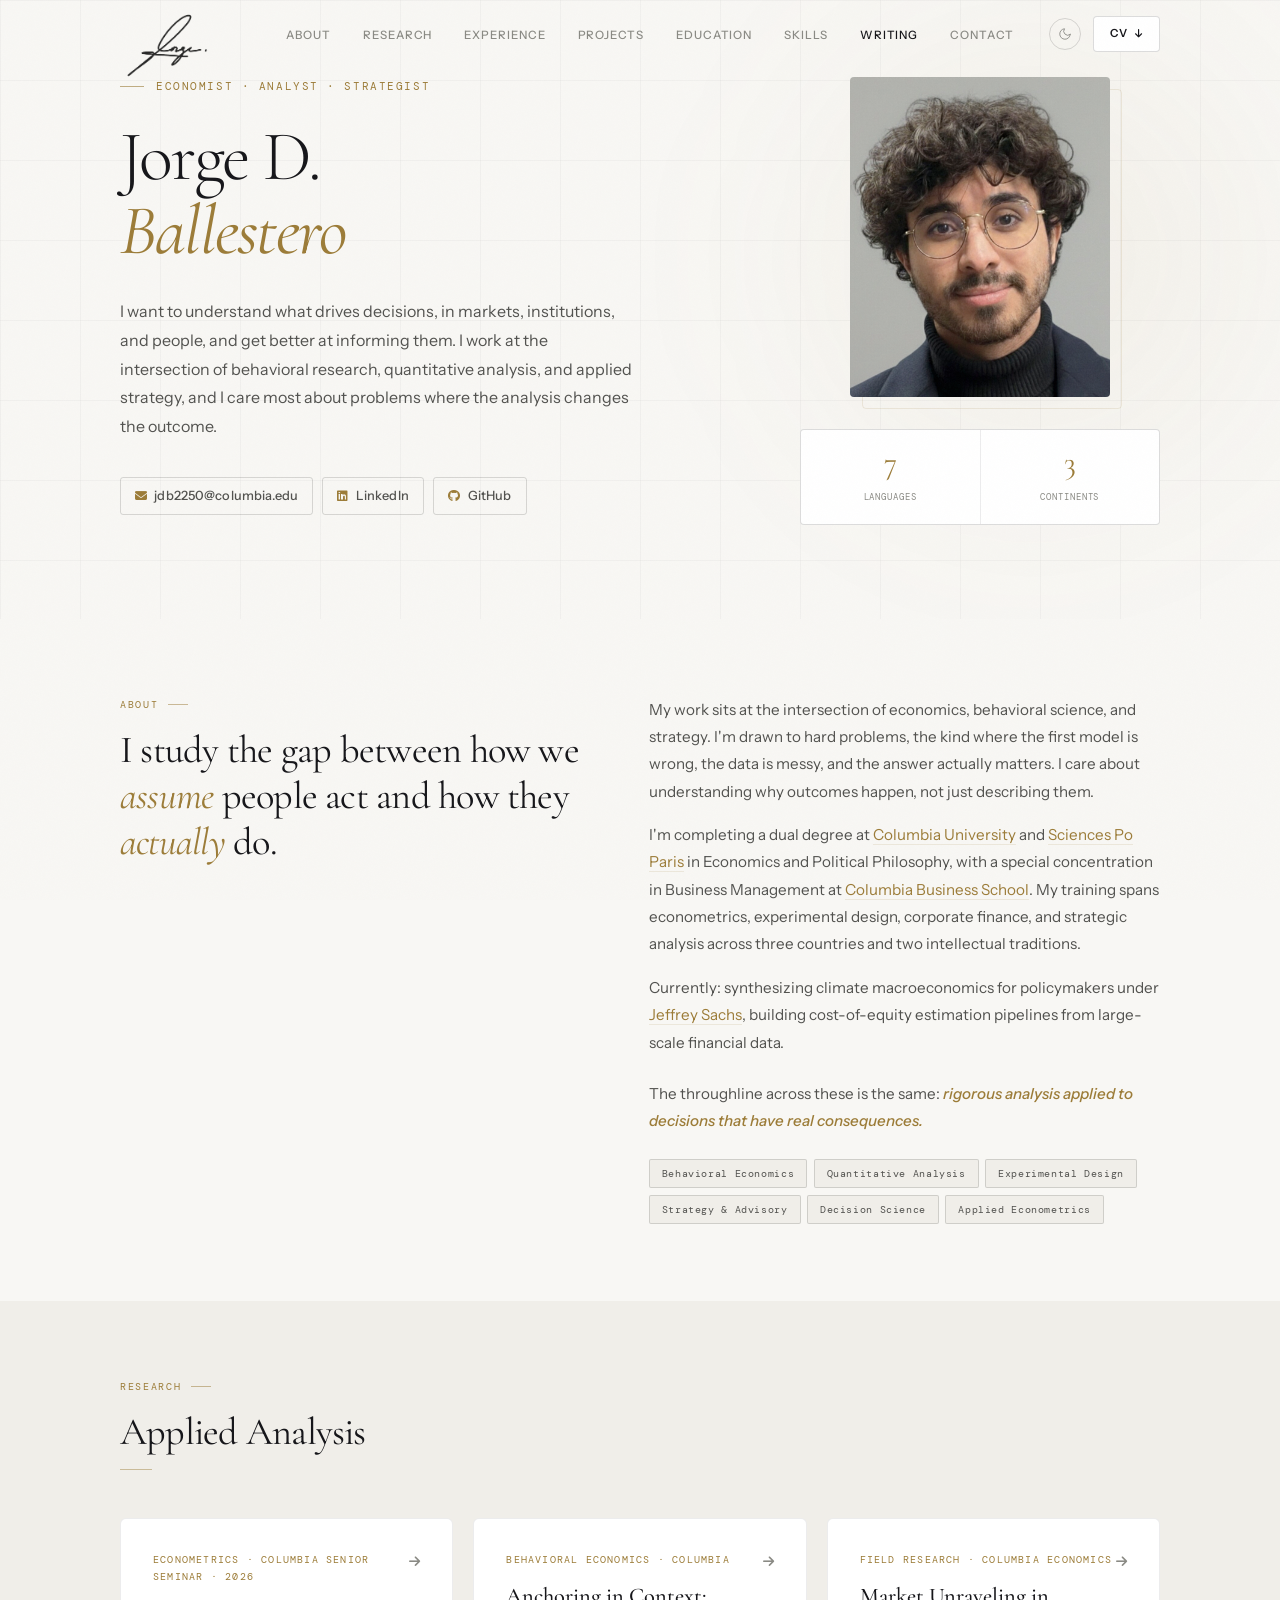
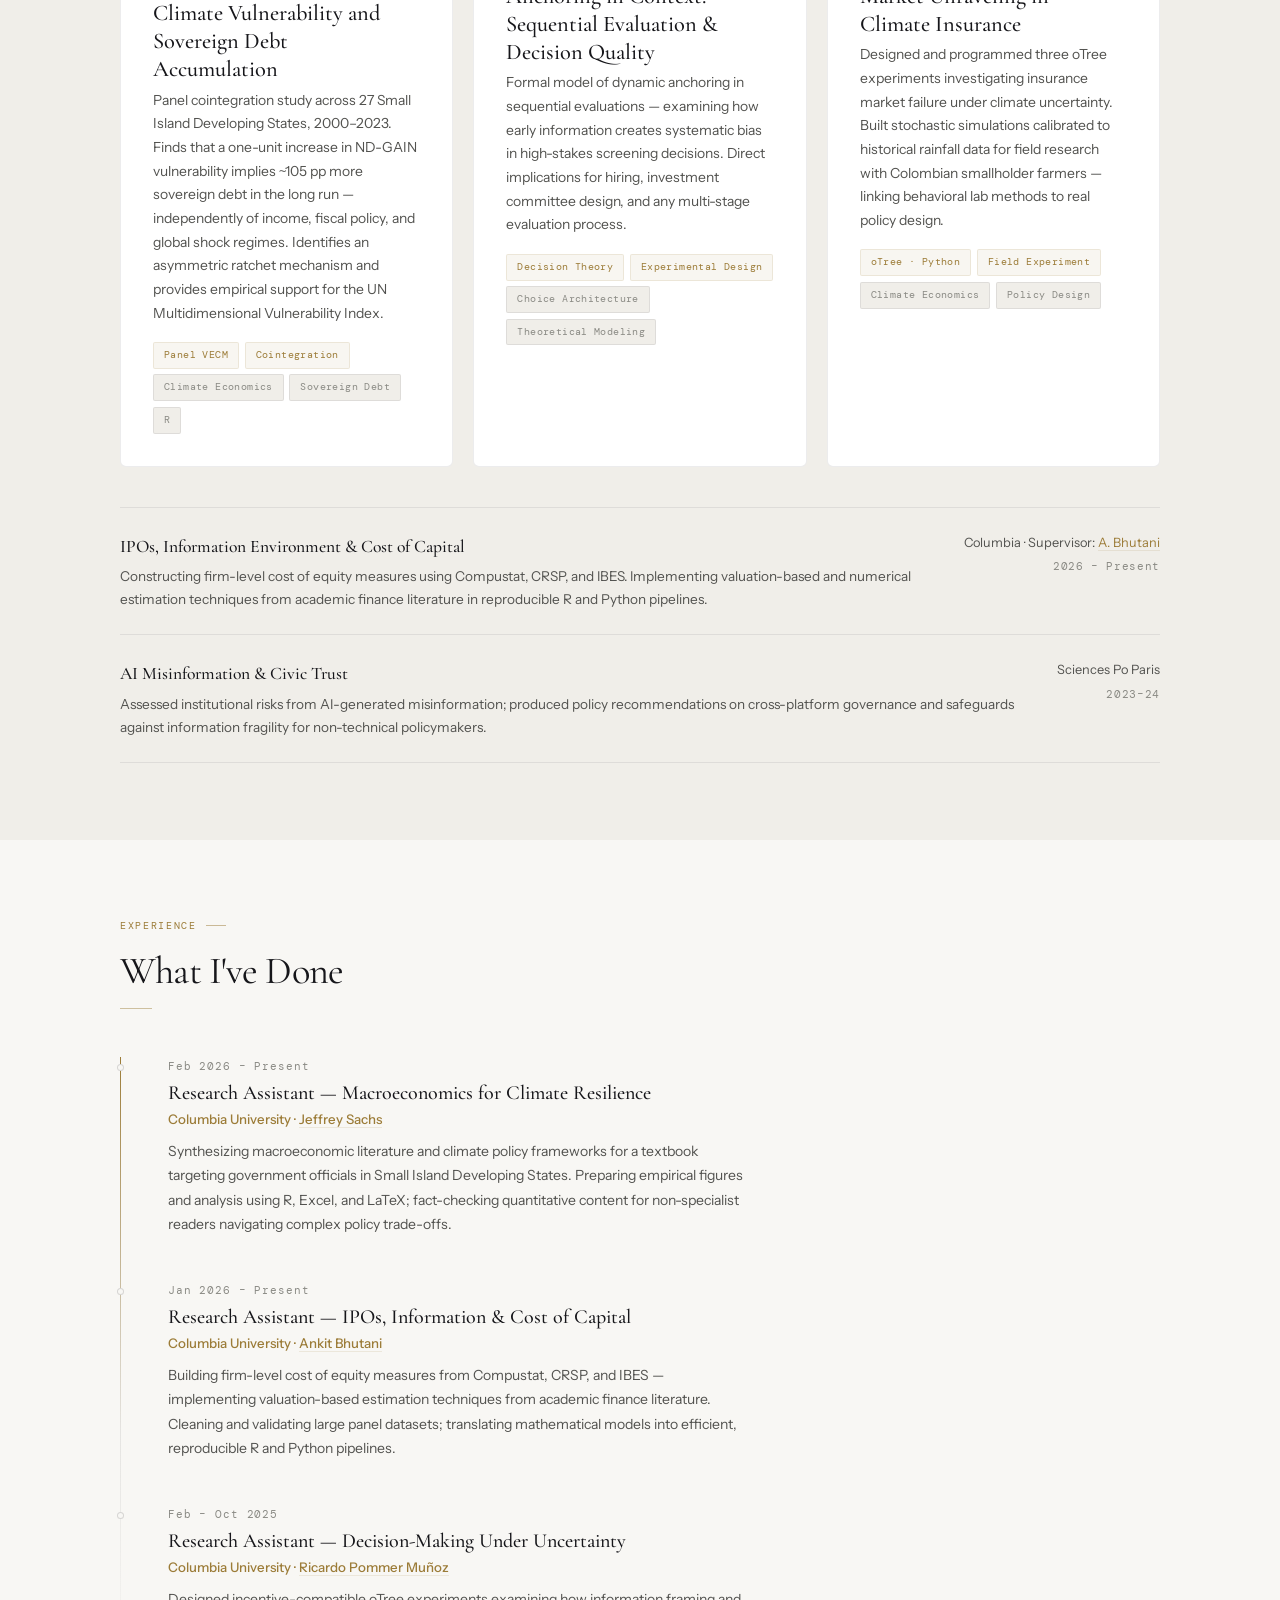
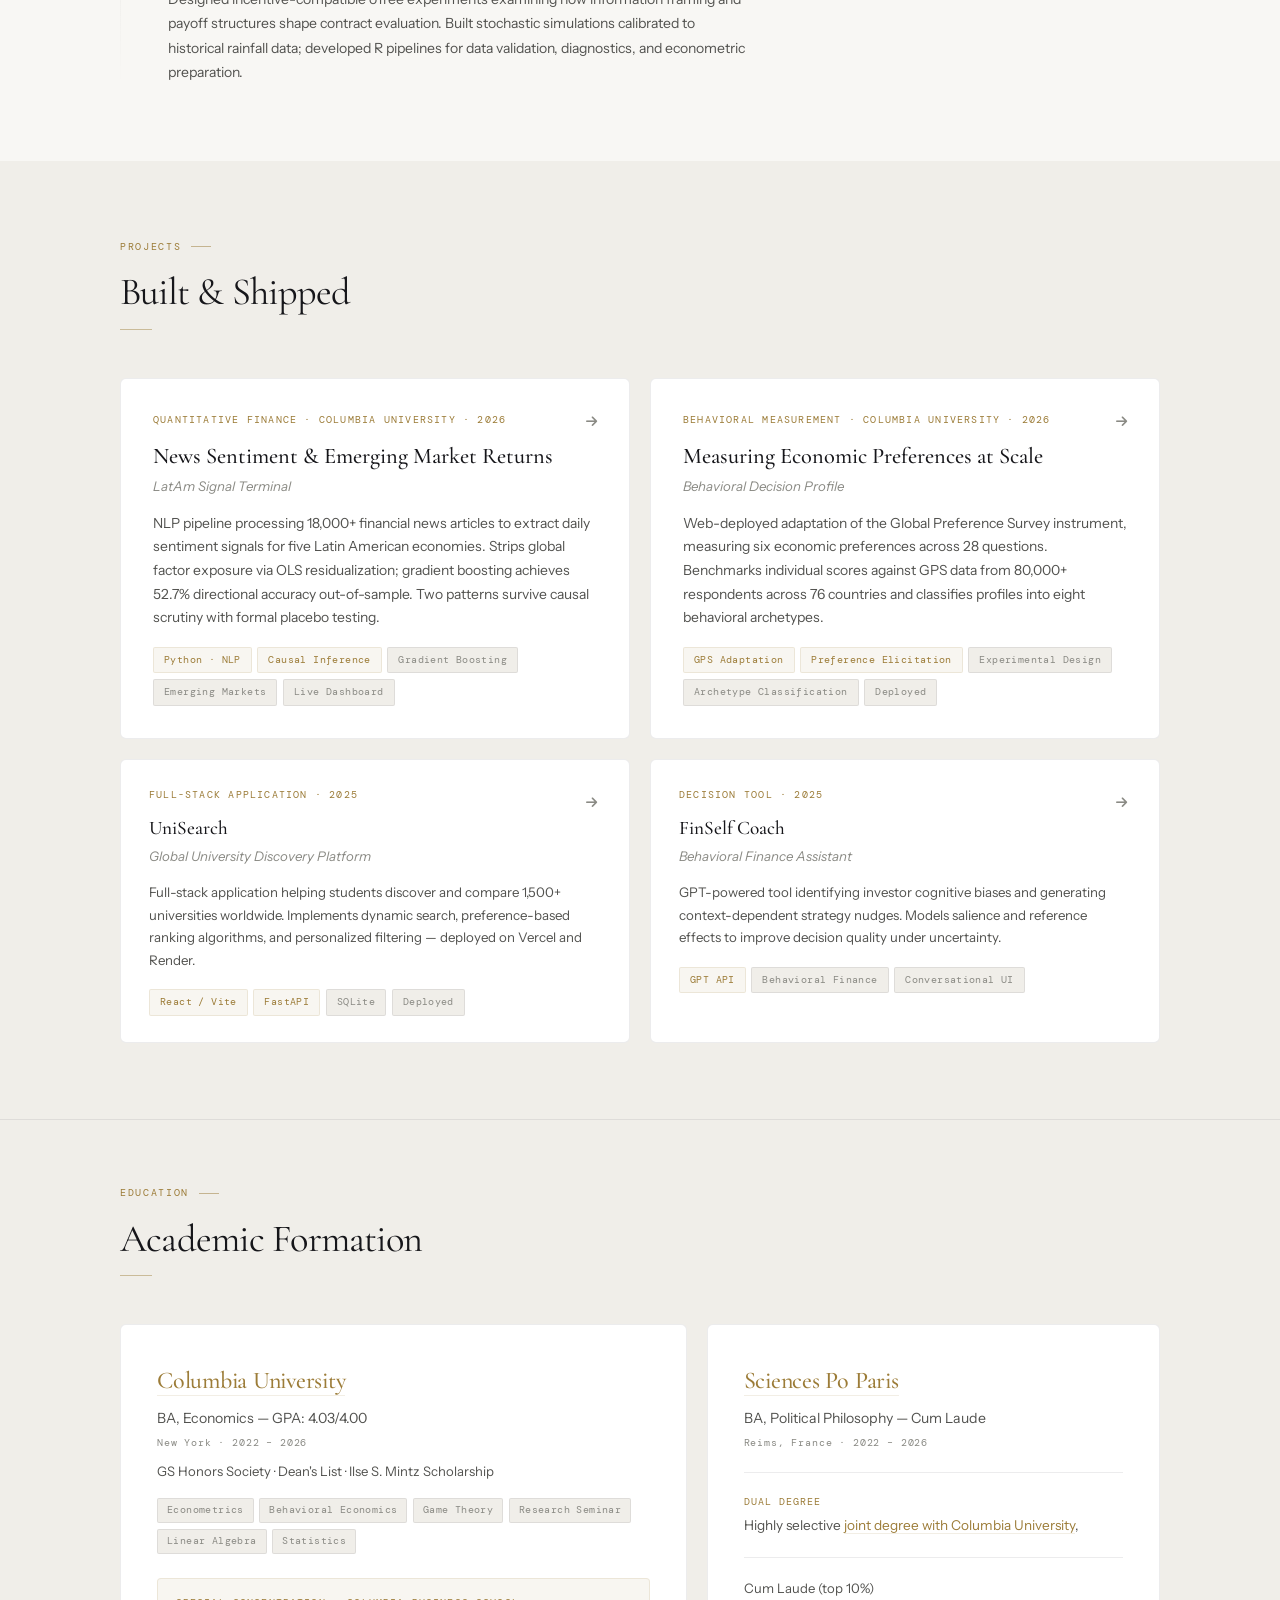
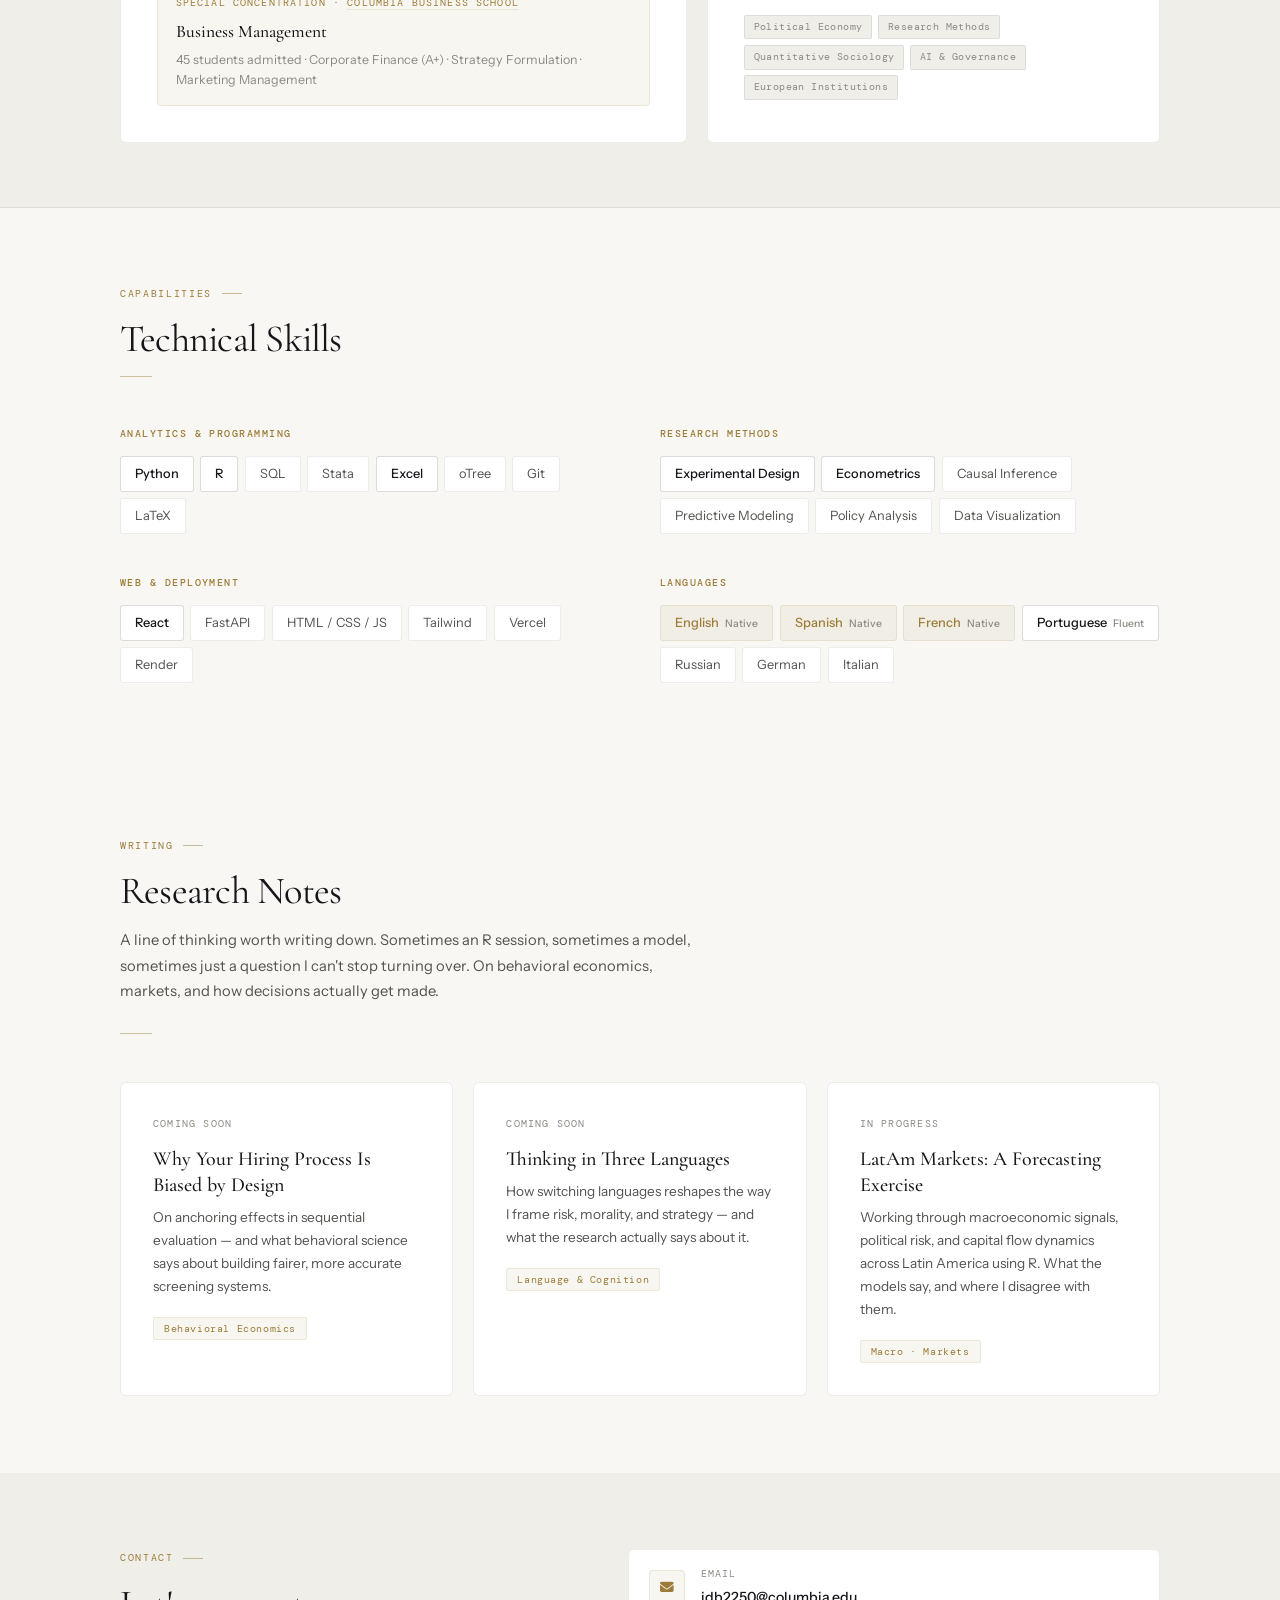
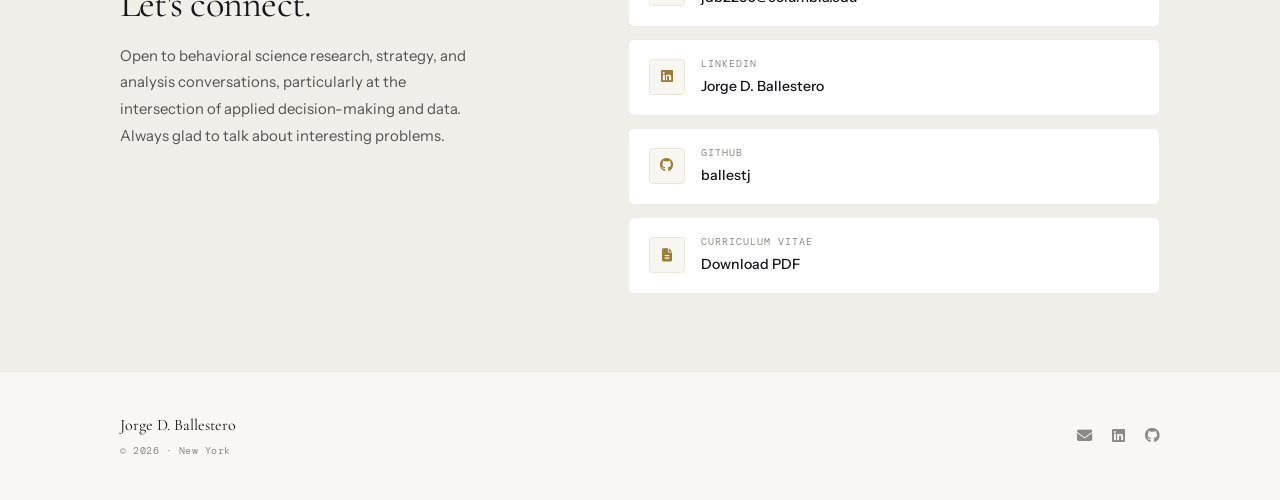
<file: index.html>
<!DOCTYPE html>
<html lang="en" data-theme="light">
<head>
    <meta charset="UTF-8">
    <meta name="viewport" content="width=device-width, initial-scale=1.0">
    <meta name="google-site-verification" content="UraVpQBkBE8SidmkFkwHMeX5Z7o6BTbEC2JZJcBlByE" />
    <title>Jorge D. Ballestero | Economist · Analyst · Strategist</title>
    <meta name="description" content="Economist and strategist specializing in behavioral research, quantitative analysis, and applied decision science. Columbia University & Sciences Po Paris.">
    <link rel="preconnect" href="https://fonts.googleapis.com">
    <link rel="preconnect" href="https://fonts.gstatic.com" crossorigin>
    <link href="https://fonts.googleapis.com/css2?family=Cormorant+Garamond:ital,wght@0,300;0,400;0,500;0,600;1,300;1,400;1,500&family=Instrument+Sans:ital,wght@0,300;0,400;0,500;0,600;1,400&family=DM+Mono:wght@300;400;500&display=swap" rel="stylesheet">
    <link rel="stylesheet" href="https://cdnjs.cloudflare.com/ajax/libs/font-awesome/6.5.0/css/all.min.css">
    <link rel="icon" type="image/x-icon" href="assets/favicon.ico?v=2">
    <link rel="icon" type="image/svg+xml" href="assets/favicon.svg?v=2">
    <link rel="icon" type="image/png" sizes="96x96" href="assets/favicon-96x96.png?v=2">
    <link rel="apple-touch-icon" href="assets/apple-touch-icon.png?v=2">
    <link rel="manifest" href="assets/site.webmanifest?v=2">
    <link rel="stylesheet" href="css/style.css">
</head>

<body>

    <!-- NAVIGATION -->
    <nav class="nav" id="nav">
        <div class="nav-inner">
            <a href="#" class="nav-wordmark"><img src="assets/signature.png" alt="Jorge Ballestero" class="nav-signature"></a>
            <ul class="nav-links" id="nav-links">
                <li><a href="#about">About</a></li>
                <li><a href="#research">Research</a></li>
                <li><a href="#experience">Experience</a></li>
                <li><a href="#projects">Projects</a></li>
                <li><a href="#education">Education</a></li>
                <li><a href="#skills">Skills</a></li>
                <li><a href="#writing">Writing</a></li>
                <li><a href="#contact">Contact</a></li>
            </ul>
            <div class="nav-actions">
                <button class="theme-btn" id="theme-btn" aria-label="Toggle dark mode">
                    <svg class="theme-icon moon" viewBox="0 0 24 24" fill="none" stroke="currentColor" stroke-width="1.5"><path d="M21 12.79A9 9 0 1 1 11.21 3 7 7 0 0 0 21 12.79z"/></svg>
                    <svg class="theme-icon sun" viewBox="0 0 24 24" fill="none" stroke="currentColor" stroke-width="1.5"><circle cx="12" cy="12" r="5"/><line x1="12" y1="1" x2="12" y2="3"/><line x1="12" y1="21" x2="12" y2="23"/><line x1="4.22" y1="4.22" x2="5.64" y2="5.64"/><line x1="18.36" y1="18.36" x2="19.78" y2="19.78"/><line x1="1" y1="12" x2="3" y2="12"/><line x1="21" y1="12" x2="23" y2="12"/><line x1="4.22" y1="19.78" x2="5.64" y2="18.36"/><line x1="18.36" y1="5.64" x2="19.78" y2="4.22"/></svg>
                </button>
                <a href="pdf/Ballestero, Jorge_CV.pdf" download class="nav-cv-btn"><span>CV</span><i class="fas fa-arrow-down"></i></a>
                <button class="nav-hamburger" id="hamburger" aria-label="Open menu"><span></span><span></span><span></span></button>
            </div>
        </div>
    </nav>

    <!-- Mobile overlay -->
    <div class="mobile-overlay" id="mobile-overlay">
        <div class="mobile-menu-inner">
            <a href="#about" class="mobile-link">About</a>
            <a href="#research" class="mobile-link">Research</a>
            <a href="#experience" class="mobile-link">Experience</a>
            <a href="#projects" class="mobile-link">Projects</a>
            <a href="#education" class="mobile-link">Education</a>
            <a href="#skills" class="mobile-link">Skills</a>
            <a href="#writing" class="mobile-link">Writing</a>
            <a href="#contact" class="mobile-link">Contact</a>
            <div class="mobile-menu-footer">
                <a href="mailto:jdb2250@columbia.edu">jdb2250@columbia.edu</a>
            </div>
        </div>
    </div>

    <!-- HERO -->
    <header class="hero" id="hero">
        <div class="hero-bg-accent"></div>
        <div class="container hero-container">
            <div class="hero-left">
                <p class="hero-tag anim-up" style="--delay:0.15s">Economist · Analyst · Strategist</p>
                <h1 class="hero-name anim-up" style="--delay:0.3s">Jorge D.<br><em>Ballestero</em></h1>
                <p class="hero-description anim-up" style="--delay:0.5s">I want to understand what drives decisions, in markets, institutions, and people, and get better at informing them. I work at the intersection of behavioral research, quantitative analysis, and applied strategy, and I care most about problems where the analysis changes the outcome.</p>
                <div class="hero-contact anim-up" style="--delay:0.65s">
                    <a href="mailto:jdb2250@columbia.edu" class="hero-contact-item"><i class="fas fa-envelope"></i><span>jdb2250@columbia.edu</span></a>
                    <a href="https://www.linkedin.com/in/jorge-d-ballestero-94117328a/" target="_blank" rel="noopener" class="hero-contact-item"><i class="fab fa-linkedin"></i><span>LinkedIn</span></a>
                    <a href="https://github.com/ballestj" target="_blank" rel="noopener" class="hero-contact-item"><i class="fab fa-github"></i><span>GitHub</span></a>
                </div>
            </div>
            <div class="hero-right anim-up" style="--delay:0.4s">
                <div class="hero-portrait">
                    <img src="assets/profilepicjb.jpg" alt="Jorge D. Ballestero" class="hero-img" loading="eager">
                    <div class="hero-portrait-frame"></div>
                </div>
                <div class="hero-stats">
                    <div class="hero-stat"><span class="hero-stat-value">7</span><span class="hero-stat-label">Languages</span></div>
                    <div class="hero-stat"><span class="hero-stat-value">3</span><span class="hero-stat-label">Continents</span></div>
                </div>
            </div>
        </div>
    
    </header>

    <!-- ABOUT -->
    <section id="about" class="section reveal">
        <div class="container">
            <div class="about-grid">
                <div class="about-left">
                    <span class="section-label">About</span>
                    <h2 class="section-heading">I study the gap between how we<em> assume </em>people act and how they<em> actually </em> do.</h2>
                </div>
                <div class="about-right">
                    <p>My work sits at the intersection of economics, behavioral science, and strategy. I'm drawn to hard problems, the kind where the first model is wrong, the data is messy, and the answer actually matters. I care about understanding why outcomes happen, not just describing them.</p>
                    <p>I'm completing a dual degree at <a href="https://www.columbia.edu" target="_blank" rel="noopener">Columbia University</a> and <a href="https://www.sciencespo.fr" target="_blank" rel="noopener">Sciences Po Paris</a> in Economics and Political Philosophy, with a special concentration in Business Management at <a href="https://business.columbia.edu" target="_blank" rel="noopener">Columbia Business School</a>. My training spans econometrics, experimental design, corporate finance, and strategic analysis across three countries and two intellectual traditions.</p>
                    <p>Currently: synthesizing climate macroeconomics for policymakers under <a href="https://www.jeffsachs.org" target="_blank" rel="noopener">Jeffrey Sachs</a>, building cost-of-equity estimation pipelines from large-scale financial data.</p>
                    <p class="about-closing">The throughline across these is the same: <em>rigorous analysis applied to decisions that have real consequences.</em></p>
                    <div class="about-tags">
                        <span class="about-tag">Behavioral Economics</span>
                        <span class="about-tag">Quantitative Analysis</span>
                        <span class="about-tag">Experimental Design</span>
                        <span class="about-tag">Strategy & Advisory</span>
                        <span class="about-tag">Decision Science</span>
                        <span class="about-tag">Applied Econometrics</span>
                    </div>
                </div>
            </div>
        </div>
    </section>

    <!-- RESEARCH -->
    <section id="research" class="section section--alt reveal">
        <div class="container">
            <span class="section-label">Research</span>
            <h2 class="section-heading">Applied Analysis</h2>
            <div class="section-rule"></div>

            <!-- Featured cards -->
            <div class="project-grid project-grid--three">
                <a href="climate-sids-debt.html" class="project-card">
                    <div class="project-card-inner">
                        <div class="project-card-label">Econometrics · Columbia Senior Seminar · 2026</div>
                        <h3 class="project-card-title">Climate Vulnerability and Sovereign Debt Accumulation</h3>
                        <p class="project-card-desc">Panel cointegration study across 27 Small Island Developing States, 2000–2023. Finds that a one-unit increase in ND-GAIN vulnerability implies ~105 pp more sovereign debt in the long run — independently of income, fiscal policy, and global shock regimes. Identifies an asymmetric ratchet mechanism and provides empirical support for the UN Multidimensional Vulnerability Index.</p>
                        <div class="project-card-tags">
                            <span class="ptag ptag--accent">Panel VECM</span>
                            <span class="ptag ptag--accent">Cointegration</span>
                            <span class="ptag">Climate Economics</span>
                            <span class="ptag">Sovereign Debt</span>
                            <span class="ptag">R</span>
                        </div>
                        <span class="project-card-arrow"><i class="fas fa-arrow-right"></i></span>
                    </div>
                </a>
                <a href="anchoring-analysis.html" class="project-card">
                    <div class="project-card-inner">
                        <div class="project-card-label">Behavioral Economics · Columbia</div>
                        <h3 class="project-card-title">Anchoring in Context: Sequential Evaluation & Decision Quality</h3>
                        <p class="project-card-desc">Formal model of dynamic anchoring in sequential evaluations — examining how early information creates systematic bias in high-stakes screening decisions. Direct implications for hiring, investment committee design, and any multi-stage evaluation process.</p>
                        <div class="project-card-tags">
                            <span class="ptag ptag--accent">Decision Theory</span>
                            <span class="ptag ptag--accent">Experimental Design</span>
                            <span class="ptag">Choice Architecture</span>
                            <span class="ptag">Theoretical Modeling</span>
                        </div>
                        <span class="project-card-arrow"><i class="fas fa-arrow-right"></i></span>
                    </div>
                </a>
                <a href="otree-climate-insurance.html" class="project-card">
                    <div class="project-card-inner">
                        <div class="project-card-label">Field Research · Columbia Economics</div>
                        <h3 class="project-card-title">Market Unraveling in Climate Insurance</h3>
                        <p class="project-card-desc">Designed and programmed three oTree experiments investigating insurance market failure under climate uncertainty. Built stochastic simulations calibrated to historical rainfall data for field research with Colombian smallholder farmers — linking behavioral lab methods to real policy design.</p>
                        <div class="project-card-tags">
                            <span class="ptag ptag--accent">oTree · Python</span>
                            <span class="ptag ptag--accent">Field Experiment</span>
                            <span class="ptag">Climate Economics</span>
                            <span class="ptag">Policy Design</span>
                        </div>
                        <span class="project-card-arrow"><i class="fas fa-arrow-right"></i></span>
                    </div>
                </a>
            </div>

            <!-- Compact list -->
            <div class="research-list">
                <div class="research-list-item">
                    <div class="research-list-left">
                        <h4>IPOs, Information Environment & Cost of Capital</h4>
                        <p>Constructing firm-level cost of equity measures using Compustat, CRSP, and IBES. Implementing valuation-based and numerical estimation techniques from academic finance literature in reproducible R and Python pipelines.</p>
                    </div>
                    <div class="research-list-right">
                        <span class="research-list-venue">Columbia · Supervisor: <a href="https://econ.columbia.edu/econpeople/ankit-bhutani/" target="_blank" rel="noopener">A. Bhutani</a></span>
                        <span class="research-list-year">2026 – Present</span>
                    </div>
                </div>
                <div class="research-list-item">
                    <div class="research-list-left">
                        <h4>AI Misinformation & Civic Trust</h4>
                        <p>Assessed institutional risks from AI-generated misinformation; produced policy recommendations on cross-platform governance and safeguards against information fragility for non-technical policymakers.</p>
                    </div>
                    <div class="research-list-right">
                        <span class="research-list-venue">Sciences Po Paris</span>
                        <span class="research-list-year">2023–24</span>
                    </div>
                </div>
            </div>
        </div>
    </section>

    <!-- EXPERIENCE -->
    <section id="experience" class="section reveal">
        <div class="container">
            <span class="section-label">Experience</span>
            <h2 class="section-heading">What I've Done</h2>
            <div class="section-rule"></div>
            <div class="timeline">

                <div class="timeline-item">
                    <div class="timeline-marker"></div>
                    <div class="timeline-date">Feb 2026 – Present</div>
                    <div class="timeline-content">
                        <h3>Research Assistant — Macroeconomics for Climate Resilience</h3>
                        <p class="timeline-org">Columbia University · <a href="https://www.jeffsachs.org" target="_blank" rel="noopener">Jeffrey Sachs</a></p>
                        <p>Synthesizing macroeconomic literature and climate policy frameworks for a textbook targeting government officials in Small Island Developing States. Preparing empirical figures and analysis using R, Excel, and LaTeX; fact-checking quantitative content for non-specialist readers navigating complex policy trade-offs.</p>
                    </div>
                </div>

                <div class="timeline-item">
                    <div class="timeline-marker"></div>
                    <div class="timeline-date">Jan 2026 – Present</div>
                    <div class="timeline-content">
                        <h3>Research Assistant — IPOs, Information & Cost of Capital</h3>
                        <p class="timeline-org">Columbia University · <a href="https://econ.columbia.edu/econpeople/ankit-bhutani/" target="_blank" rel="noopener">Ankit Bhutani</a></p>
                        <p>Building firm-level cost of equity measures from Compustat, CRSP, and IBES — implementing valuation-based estimation techniques from academic finance literature. Cleaning and validating large panel datasets; translating mathematical models into efficient, reproducible R and Python pipelines.</p>
                    </div>
                </div>

                <div class="timeline-item">
                    <div class="timeline-marker"></div>
                    <div class="timeline-date">Feb – Oct 2025</div>
                    <div class="timeline-content">
                        <h3>Research Assistant — Decision-Making Under Uncertainty</h3>
                        <p class="timeline-org">Columbia University · <a href="https://pommermunoz.io" target="_blank" rel="noopener">Ricardo Pommer Muñoz</a></p>
                        <p>Designed incentive-compatible oTree experiments examining how information framing and payoff structures shape contract evaluation. Built stochastic simulations calibrated to historical rainfall data; developed R pipelines for data validation, diagnostics, and econometric preparation.</p>
                    </div>
                </div>

            </div>
        </div>
    </section>

    <!-- PROJECTS -->
    <section id="projects" class="section section--alt reveal">
        <div class="container">
            <span class="section-label">Projects</span>
            <h2 class="section-heading">Built & Shipped</h2>
            <div class="section-rule"></div>

            <!-- Featured row: LatAm + Decision Profile -->
            <div class="project-grid project-grid--featured">
                <a href="latin-markets.html" class="project-card">
                    <div class="project-card-inner">
                        <div class="project-card-label">Quantitative Finance · Columbia University · 2026</div>
                        <h3 class="project-card-title">News Sentiment & Emerging Market Returns</h3>
                        <p class="project-card-subtitle">LatAm Signal Terminal</p>
                        <p class="project-card-desc">NLP pipeline processing 18,000+ financial news articles to extract daily sentiment signals for five Latin American economies. Strips global factor exposure via OLS residualization; gradient boosting achieves 52.7% directional accuracy out-of-sample. Two patterns survive causal scrutiny with formal placebo testing.</p>
                        <div class="project-card-tags">
                            <span class="ptag ptag--accent">Python · NLP</span>
                            <span class="ptag ptag--accent">Causal Inference</span>
                            <span class="ptag">Gradient Boosting</span>
                            <span class="ptag">Emerging Markets</span>
                            <span class="ptag">Live Dashboard</span>
                        </div>
                        <span class="project-card-arrow"><i class="fas fa-arrow-right"></i></span>
                    </div>
                </a>
                <a href="decision-profile.html" class="project-card">
                    <div class="project-card-inner">
                        <div class="project-card-label">Behavioral Measurement · Columbia University · 2026</div>
                        <h3 class="project-card-title">Measuring Economic Preferences at Scale</h3>
                        <p class="project-card-subtitle">Behavioral Decision Profile</p>
                        <p class="project-card-desc">Web-deployed adaptation of the Global Preference Survey instrument, measuring six economic preferences across 28 questions. Benchmarks individual scores against GPS data from 80,000+ respondents across 76 countries and classifies profiles into eight behavioral archetypes.</p>
                        <div class="project-card-tags">
                            <span class="ptag ptag--accent">GPS Adaptation</span>
                            <span class="ptag ptag--accent">Preference Elicitation</span>
                            <span class="ptag">Experimental Design</span>
                            <span class="ptag">Archetype Classification</span>
                            <span class="ptag">Deployed</span>
                        </div>
                        <span class="project-card-arrow"><i class="fas fa-arrow-right"></i></span>
                    </div>
                </a>
            </div>

            <!-- Supporting row: UniSearch + FinSelf -->
            <div class="project-grid project-grid--supporting" style="margin-top: 1.25rem;">
                <a href="unisearch-project.html" class="project-card">
                    <div class="project-card-inner">
                        <div class="project-card-label">Full-Stack Application · 2025</div>
                        <h3 class="project-card-title">UniSearch</h3>
                        <p class="project-card-subtitle">Global University Discovery Platform</p>
                        <p class="project-card-desc">Full-stack application helping students discover and compare 1,500+ universities worldwide. Implements dynamic search, preference-based ranking algorithms, and personalized filtering — deployed on Vercel and Render.</p>
                        <div class="project-card-tags">
                            <span class="ptag ptag--accent">React / Vite</span>
                            <span class="ptag ptag--accent">FastAPI</span>
                            <span class="ptag">SQLite</span>
                            <span class="ptag">Deployed</span>
                        </div>
                        <span class="project-card-arrow"><i class="fas fa-arrow-right"></i></span>
                    </div>
                </a>
                <a href="behavioral-finance-gpt.html" class="project-card">
                    <div class="project-card-inner">
                        <div class="project-card-label">Decision Tool · 2025</div>
                        <h3 class="project-card-title">FinSelf Coach</h3>
                        <p class="project-card-subtitle">Behavioral Finance Assistant</p>
                        <p class="project-card-desc">GPT-powered tool identifying investor cognitive biases and generating context-dependent strategy nudges. Models salience and reference effects to improve decision quality under uncertainty.</p>
                        <div class="project-card-tags">
                            <span class="ptag ptag--accent">GPT API</span>
                            <span class="ptag">Behavioral Finance</span>
                            <span class="ptag">Conversational UI</span>
                        </div>
                        <span class="project-card-arrow"><i class="fas fa-arrow-right"></i></span>
                    </div>
                </a>
            </div>

        </div>
    </section>

    <!-- EDUCATION -->
    <section id="education" class="section section--edu reveal">
        <div class="container">
            <span class="section-label">Education</span>
            <h2 class="section-heading">Academic Formation</h2>
            <div class="section-rule"></div>
            <div class="edu-row">
                <div class="edu-card edu-card--primary">
                    <div class="edu-institution"><a href="https://www.columbia.edu" target="_blank" rel="noopener">Columbia University</a></div>
                    <p class="edu-degree">BA, Economics — GPA: 4.03/4.00</p>
                    <p class="edu-years">New York · 2022 – 2026</p>
                    <p class="edu-honors" style="margin-top:0.6rem">GS Honors Society · Dean's List · Ilse S. Mintz Scholarship</p>
                    <div class="edu-courses" style="margin-top:0.75rem; margin-bottom:1.5rem">
                        <span class="edu-course">Econometrics</span>
                        <span class="edu-course">Behavioral Economics</span>
                        <span class="edu-course">Game Theory</span>
                        <span class="edu-course">Research Seminar</span>
                        <span class="edu-course">Linear Algebra</span>
                        <span class="edu-course">Statistics</span>
                    </div>
                    <div class="edu-concentration">
                        <div class="edu-concentration-label">Special Concentration · <a href="https://business.columbia.edu" target="_blank" rel="noopener">Columbia Business School</a></div>
                        <p class="edu-concentration-name">Business Management</p>
                        <p class="edu-concentration-detail">45 students admitted · Corporate Finance (A+) · Strategy Formulation · Marketing Management</p>
                    </div>
                </div>
                <div class="edu-card">
                    <div class="edu-institution"><a href="https://www.sciencespo.fr" target="_blank" rel="noopener">Sciences Po Paris</a></div>
                    <p class="edu-degree">BA, Political Philosophy — Cum Laude</p>
                    <p class="edu-years">Reims, France · 2022 – 2026</p>
                    <div class="edu-divider"></div>
                    <p class="edu-sub-label">Dual Degree</p>
                    <p class="edu-sub">Highly selective <a href="https://sciencespo.gs.columbia.edu" target="_blank" rel="noopener">joint degree with Columbia University</a>,</p>
                    <div class="edu-divider"></div>
                    <p class="edu-honors">Cum Laude (top 10%)</p>
                    <div class="edu-courses">
                        <span class="edu-course">Political Economy</span>
                        <span class="edu-course">Research Methods</span>
                        <span class="edu-course">Quantitative Sociology</span>
                        <span class="edu-course">AI & Governance</span>
                        <span class="edu-course">European Institutions</span>
                    </div>
                </div>
            </div>
        </div>
    </section>

    <!-- SKILLS -->
    <section id="skills" class="section reveal">
        <div class="container">
            <span class="section-label">Capabilities</span>
            <h2 class="section-heading">Technical Skills</h2>
            <div class="section-rule"></div>
            <div class="skills-mosaic">
                <div class="skill-block">
                    <h4>Analytics & Programming</h4>
                    <div class="skill-pills">
                        <span class="skill-pill skill-pill--strong">Python</span>
                        <span class="skill-pill skill-pill--strong">R</span>
                        <span class="skill-pill">SQL</span>
                        <span class="skill-pill">Stata</span>
                        <span class="skill-pill skill-pill--strong">Excel</span>
                        <span class="skill-pill">oTree</span>
                        <span class="skill-pill">Git</span>
                        <span class="skill-pill">LaTeX</span>
                    </div>
                </div>
                <div class="skill-block">
                    <h4>Research Methods</h4>
                    <div class="skill-pills">
                        <span class="skill-pill skill-pill--strong">Experimental Design</span>
                        <span class="skill-pill skill-pill--strong">Econometrics</span>
                        <span class="skill-pill">Causal Inference</span>
                        <span class="skill-pill">Predictive Modeling</span>
                        <span class="skill-pill">Policy Analysis</span>
                        <span class="skill-pill">Data Visualization</span>
                    </div>
                </div>
                <div class="skill-block">
                    <h4>Web & Deployment</h4>
                    <div class="skill-pills">
                        <span class="skill-pill skill-pill--strong">React</span>
                        <span class="skill-pill">FastAPI</span>
                        <span class="skill-pill">HTML / CSS / JS</span>
                        <span class="skill-pill">Tailwind</span>
                        <span class="skill-pill">Vercel</span>
                        <span class="skill-pill">Render</span>
                    </div>
                </div>
                <div class="skill-block">
                    <h4>Languages</h4>
                    <div class="skill-pills">
                        <span class="skill-pill skill-pill--native">English <small>Native</small></span>
                        <span class="skill-pill skill-pill--native">Spanish <small>Native</small></span>
                        <span class="skill-pill skill-pill--native">French <small>Native</small></span>
                        <span class="skill-pill skill-pill--strong">Portuguese <small>Fluent</small></span>
                        <span class="skill-pill">Russian</span>
                        <span class="skill-pill">German</span>
                        <span class="skill-pill">Italian</span>
                    </div>
                </div>
            </div>
        </div>
    </section>


    <!-- WRITING -->
    <section id="writing" class="section reveal">
        <div class="container">
            <span class="section-label">Writing</span>
            <h2 class="section-heading">Research Notes</h2>
            <p class="writing-intro">A line of thinking worth writing down. Sometimes an R session, sometimes a model, sometimes just a question I can't stop turning over. On behavioral economics, markets, and how decisions actually get made.</p>
            <div class="section-rule"></div>
            <div class="writing-grid">
                <article class="writing-card">
                    <div class="writing-card-date">Coming Soon</div>
                    <h3>Why Your Hiring Process Is Biased by Design</h3>
                    <p>On anchoring effects in sequential evaluation — and what behavioral science says about building fairer, more accurate screening systems.</p>
                    <span class="writing-card-tag">Behavioral Economics</span>
                </article>
                <article class="writing-card">
                    <div class="writing-card-date">Coming Soon</div>
                    <h3>Thinking in Three Languages</h3>
                    <p>How switching languages reshapes the way I frame risk, morality, and strategy — and what the research actually says about it.</p>
                    <span class="writing-card-tag">Language & Cognition</span>
                </article>
                <article class="writing-card">
                    <div class="writing-card-date">In Progress</div>
                    <h3>LatAm Markets: A Forecasting Exercise</h3>
                    <p>Working through macroeconomic signals, political risk, and capital flow dynamics across Latin America using R. What the models say, and where I disagree with them.</p>
                    <span class="writing-card-tag">Macro · Markets</span>
                </article>
            </div>
        </div>
    </section>

    <!-- CONTACT -->
    <section id="contact" class="section section--alt reveal">
        <div class="container">
            <div class="contact-grid">
                <div class="contact-left">
                    <span class="section-label">Contact</span>
                    <h2 class="section-heading">Let's connect.</h2>
                    <p class="contact-sub">Open to behavioral science research, strategy, and analysis conversations, particularly at the intersection of applied decision-making and data. Always glad to talk about interesting problems.</p>
                </div>
                <div class="contact-right">
                    <a href="mailto:jdb2250@columbia.edu" class="contact-link">
                        <div class="contact-link-icon"><i class="fas fa-envelope"></i></div>
                        <div class="contact-link-text">
                            <div class="contact-link-label">Email</div>
                            <div class="contact-link-value">jdb2250@columbia.edu</div>
                        </div>
                    </a>
                    <a href="https://www.linkedin.com/in/jorge-d-ballestero-94117328a/" target="_blank" rel="noopener" class="contact-link">
                        <div class="contact-link-icon"><i class="fab fa-linkedin"></i></div>
                        <div class="contact-link-text">
                            <div class="contact-link-label">LinkedIn</div>
                            <div class="contact-link-value">Jorge D. Ballestero</div>
                        </div>
                    </a>
                    <a href="https://github.com/ballestj" target="_blank" rel="noopener" class="contact-link">
                        <div class="contact-link-icon"><i class="fab fa-github"></i></div>
                        <div class="contact-link-text">
                            <div class="contact-link-label">GitHub</div>
                            <div class="contact-link-value">ballestj</div>
                        </div>
                    </a>
                    <a href="pdf/Ballestero, Jorge_CV.pdf" download class="contact-link">
                        <div class="contact-link-icon"><i class="fas fa-file-alt"></i></div>
                        <div class="contact-link-text">
                            <div class="contact-link-label">Curriculum Vitae</div>
                            <div class="contact-link-value">Download PDF</div>
                        </div>
                    </a>
                </div>
            </div>
        </div>
    </section>

    <!-- FOOTER -->
    <footer class="footer">
        <div class="container footer-inner">
            <div class="footer-left">
                <span class="footer-name">Jorge D. Ballestero</span>
                <span class="footer-copy">&copy; 2026 · New York</span>
            </div>
            <div class="footer-right">
                <a href="mailto:jdb2250@columbia.edu" aria-label="Email"><i class="fas fa-envelope"></i></a>
                <a href="https://www.linkedin.com/in/jorge-d-ballestero-94117328a/" target="_blank" rel="noopener" aria-label="LinkedIn"><i class="fab fa-linkedin"></i></a>
                <a href="https://github.com/ballestj" target="_blank" rel="noopener" aria-label="GitHub"><i class="fab fa-github"></i></a>
            </div>
        </div>
    </footer>

    <script src="js/main.js"></script>
</body>
</html>
</file>
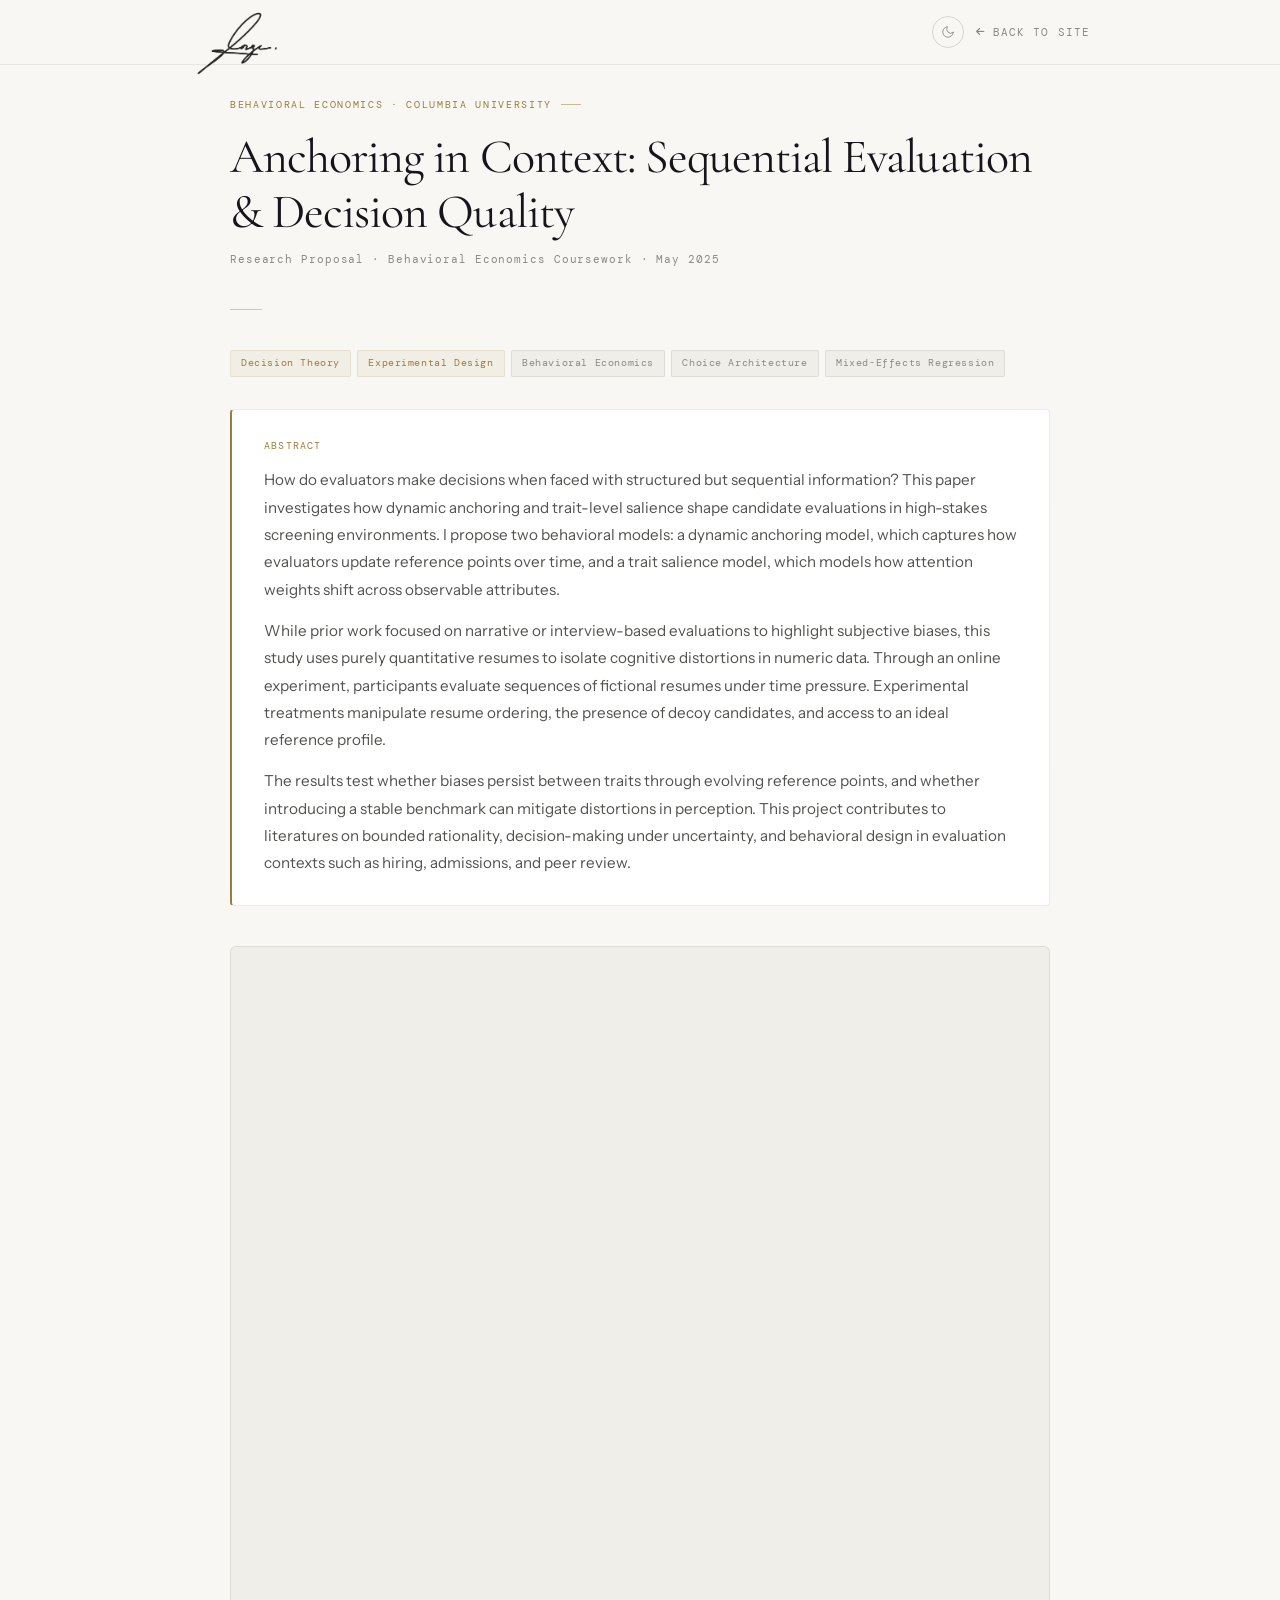
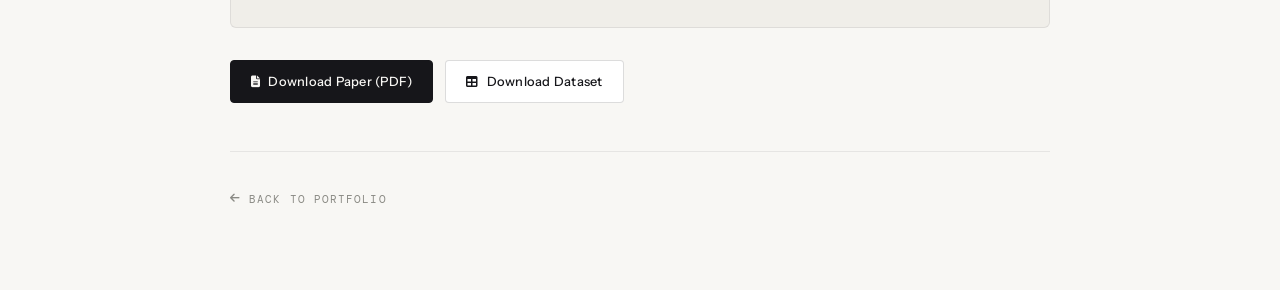
<file: anchoring-analysis.html>
<!DOCTYPE html>
<html lang="en" data-theme="light">
<head>
    <meta charset="UTF-8" />
    <meta name="viewport" content="width=device-width, initial-scale=1.0"/>
    <link rel="preconnect" href="https://fonts.googleapis.com">
    <link rel="preconnect" href="https://fonts.gstatic.com" crossorigin>
    <link href="https://fonts.googleapis.com/css2?family=Cormorant+Garamond:ital,wght@0,300;0,400;0,500;0,600;1,300;1,400;1,500&family=Instrument+Sans:ital,wght@0,300;0,400;0,500;0,600;1,400&family=DM+Mono:wght@300;400;500&display=swap" rel="stylesheet">
    <link rel="stylesheet" href="https://cdnjs.cloudflare.com/ajax/libs/font-awesome/6.5.0/css/all.min.css">
    <title>Anchoring in Context — Jorge D. Ballestero</title>

    <style>
        :root {
            --font-display: 'Cormorant Garamond', Georgia, serif;
            --font-body: 'Instrument Sans', -apple-system, sans-serif;
            --font-mono: 'DM Mono', monospace;
            --bg: #F8F7F4;
            --bg-card: #FFFFFF;
            --bg-secondary: #F0EEE9;
            --text-primary: #16161A;
            --text-secondary: #52524F;
            --text-tertiary: #8A8A84;
            --accent: #9C7C38;
            --accent-soft: rgba(156, 124, 56, 0.07);
            --accent-medium: rgba(156, 124, 56, 0.13);
            --border: rgba(22, 22, 26, 0.08);
            --border-strong: rgba(22, 22, 26, 0.15);
        }

        [data-theme="dark"] {
            --bg: #0D0D0C;
            --bg-card: #161614;
            --bg-secondary: #1E1E1B;
            --text-primary: #EEECEA;
            --text-secondary: #9A9A92;
            --text-tertiary: #64645E;
            --accent: #C4A46B;
            --accent-soft: rgba(196, 164, 107, 0.07);
            --accent-medium: rgba(196, 164, 107, 0.13);
            --border: rgba(238, 236, 234, 0.06);
            --border-strong: rgba(238, 236, 234, 0.11);
        }

        *, *::before, *::after { margin: 0; padding: 0; box-sizing: border-box; }

        body {
            font-family: var(--font-body);
            background: var(--bg);
            color: var(--text-primary);
            line-height: 1.7;
            font-size: 15px;
            -webkit-font-smoothing: antialiased;
            transition: background 0.4s ease, color 0.4s ease;
        }

        /* ── Nav ── */
        .nav {
            position: fixed;
            top: 0; left: 0; right: 0;
            z-index: 100;
            background: color-mix(in srgb, var(--bg) 94%, transparent);
            backdrop-filter: blur(20px);
            border-bottom: 1px solid var(--border);
            padding: 0 2.5rem;
            transition: background 0.4s ease, border-color 0.4s ease;
        }
        .nav-inner {
            max-width: 900px;
            margin: 0 auto;
            height: 64px;
            display: flex;
            align-items: center;
            justify-content: space-between;
        }
        .nav-wordmark {
            display: flex;
            align-items: center;
            text-decoration: none;
        }
        .nav-signature {
            height: 90px;
            width: auto;
            display: block;
            opacity: 0.85;
            transition: opacity 0.25s ease;
            margin-top: 25px;
        }
        .nav-signature:hover { opacity: 1; }
        [data-theme="dark"] .nav-signature { filter: invert(1); }
        .nav-right {
            display: flex;
            align-items: center;
            gap: 0.75rem;
        }
        .nav-back {
            display: flex;
            align-items: center;
            gap: 0.5rem;
            font-family: var(--font-mono);
            font-size: 0.68rem;
            letter-spacing: 0.1em;
            text-transform: uppercase;
            color: var(--text-tertiary);
            text-decoration: none;
            transition: color 0.25s ease;
        }
        .nav-back:hover { color: var(--accent); }
        .nav-back i { font-size: 0.6rem; }
        .theme-btn {
            background: none;
            border: 1px solid var(--border-strong);
            cursor: pointer;
            width: 32px;
            height: 32px;
            border-radius: 50%;
            display: flex;
            align-items: center;
            justify-content: center;
            color: var(--text-tertiary);
            transition: border-color 0.25s ease, background 0.25s ease, color 0.25s ease;
        }
        .theme-btn:hover { border-color: var(--accent); background: var(--accent-soft); color: var(--accent); }
        .theme-icon { width: 14px; height: 14px; stroke-linecap: round; stroke-linejoin: round; }
        [data-theme="light"] .theme-icon.sun { display: none; }
        [data-theme="light"] .theme-icon.moon { display: block; }
        [data-theme="dark"] .theme-icon.sun { display: block; }
        [data-theme="dark"] .theme-icon.moon { display: none; }

        /* ── Page ── */
        .page {
            max-width: 900px;
            margin: 0 auto;
            padding: 6rem 2.5rem 5rem;
        }

        /* ── Header ── */
        .page-label {
            font-family: var(--font-mono);
            font-size: 0.65rem;
            letter-spacing: 0.16em;
            text-transform: uppercase;
            color: var(--accent);
            display: flex;
            align-items: center;
            gap: 0.6rem;
            margin-bottom: 1rem;
        }
        .page-label::after {
            content: '';
            display: block;
            width: 20px;
            height: 1px;
            background: var(--accent);
            opacity: 0.5;
        }
        .page-title {
            font-family: var(--font-display);
            font-size: clamp(2rem, 4vw, 3rem);
            font-weight: 400;
            line-height: 1.15;
            letter-spacing: -0.02em;
            color: var(--text-primary);
            margin-bottom: 0.6rem;
        }
        .page-meta {
            font-family: var(--font-mono);
            font-size: 0.7rem;
            letter-spacing: 0.08em;
            color: var(--text-tertiary);
            margin-bottom: 2.5rem;
        }

        /* ── Divider ── */
        .rule {
            width: 32px;
            height: 1px;
            background: var(--accent);
            opacity: 0.4;
            margin-bottom: 2.5rem;
        }

        /* ── Abstract block ── */
        .abstract {
            background: var(--bg-card);
            border: 1px solid var(--border);
            border-left: 2px solid var(--accent);
            border-radius: 4px;
            padding: 1.75rem 2rem;
            margin-bottom: 2.5rem;
        }
        .abstract-label {
            font-family: var(--font-mono);
            font-size: 0.62rem;
            letter-spacing: 0.12em;
            text-transform: uppercase;
            color: var(--accent);
            margin-bottom: 0.75rem;
        }
        .abstract p {
            font-size: 0.95rem;
            color: var(--text-secondary);
            line-height: 1.8;
            font-weight: 300;
            margin-bottom: 0.85rem;
        }
        .abstract p:last-child { margin-bottom: 0; }

        /* ── Embed ── */
        .embed-wrapper {
            border: 1px solid var(--border);
            border-radius: 6px;
            overflow: hidden;
            margin-bottom: 2rem;
            background: var(--bg-secondary);
        }
        .embed-wrapper iframe {
            width: 100%;
            height: 680px;
            border: none;
            display: block;
        }

        /* ── Actions ── */
        .actions {
            display: flex;
            flex-wrap: wrap;
            gap: 0.75rem;
            margin-bottom: 3rem;
        }
        .btn {
            display: inline-flex;
            align-items: center;
            gap: 0.5rem;
            font-family: var(--font-body);
            font-size: 0.8rem;
            font-weight: 500;
            letter-spacing: 0.02em;
            padding: 10px 20px;
            border-radius: 4px;
            text-decoration: none;
            transition: all 0.25s ease;
            border: 1px solid var(--border-strong);
            color: var(--text-primary);
            background: var(--bg-card);
        }
        .btn:hover {
            border-color: var(--accent);
            color: var(--accent);
            background: var(--accent-soft);
        }
        .btn--primary {
            background: var(--text-primary);
            color: var(--bg);
            border-color: var(--text-primary);
        }
        .btn--primary:hover {
            background: var(--accent);
            border-color: var(--accent);
            color: #fff;
        }
        .btn i { font-size: 0.75rem; }

        /* ── Footer ── */
        .page-footer {
            padding-top: 2rem;
            border-top: 1px solid var(--border);
        }
        .footer-back {
            font-family: var(--font-mono);
            font-size: 0.68rem;
            letter-spacing: 0.1em;
            text-transform: uppercase;
            color: var(--text-tertiary);
            text-decoration: none;
            display: inline-flex;
            align-items: center;
            gap: 0.5rem;
            transition: color 0.25s ease;
        }
        .footer-back:hover { color: var(--accent); }

        /* ── Tags ── */
        .tags {
            display: flex;
            flex-wrap: wrap;
            gap: 0.4rem;
            margin-bottom: 2rem;
        }
        .tag {
            font-family: var(--font-mono);
            font-size: 0.62rem;
            letter-spacing: 0.06em;
            color: var(--text-tertiary);
            background: var(--bg-secondary);
            border: 1px solid var(--border);
            padding: 4px 10px;
            border-radius: 2px;
        }
        .tag--accent {
            color: var(--accent);
            background: var(--accent-soft);
            border-color: var(--accent-medium);
        }

        /* ── Preview image ── */
        .preview-img {
            width: 100%;
            border-radius: 6px;
            border: 1px solid var(--border);
            margin-bottom: 2rem;
            display: block;
        }

        @media (max-width: 600px) {
            .page { padding: 5rem 1.5rem 4rem; }
            .nav { padding: 0 1.5rem; }
            .actions { flex-direction: column; }
            .btn { justify-content: center; }
        }
    </style>
</head>
<body>

    <nav class="nav">
        <div class="nav-inner">
            <a href="index.html" class="nav-wordmark">
                <img src="assets/signature.png" alt="Jorge Ballestero" class="nav-signature">
            </a>
            <div class="nav-right">
                <button class="theme-btn" id="theme-btn" aria-label="Toggle dark mode">
                    <svg class="theme-icon moon" viewBox="0 0 24 24" fill="none" stroke="currentColor" stroke-width="1.5"><path d="M21 12.79A9 9 0 1 1 11.21 3 7 7 0 0 0 21 12.79z"/></svg>
                    <svg class="theme-icon sun" viewBox="0 0 24 24" fill="none" stroke="currentColor" stroke-width="1.5"><circle cx="12" cy="12" r="5"/><line x1="12" y1="1" x2="12" y2="3"/><line x1="12" y1="21" x2="12" y2="23"/><line x1="4.22" y1="4.22" x2="5.64" y2="5.64"/><line x1="18.36" y1="18.36" x2="19.78" y2="19.78"/><line x1="1" y1="12" x2="3" y2="12"/><line x1="21" y1="12" x2="23" y2="12"/><line x1="4.22" y1="19.78" x2="5.64" y2="18.36"/><line x1="18.36" y1="5.64" x2="19.78" y2="4.22"/></svg>
                </button>
                <a href="index.html" class="nav-back"><i class="fas fa-arrow-left"></i> Back to site</a>
            </div>
        </div>
    </nav>
    <main class="page">
        <p class="page-label">Behavioral Economics · Columbia University</p>
        <h1 class="page-title">Anchoring in Context: Sequential Evaluation & Decision Quality</h1>
        <p class="page-meta">Research Proposal · Behavioral Economics Coursework · May 2025</p>
        <div class="rule"></div>
        <div class="tags">
            <span class="tag tag--accent">Decision Theory</span>
            <span class="tag tag--accent">Experimental Design</span>
            <span class="tag">Behavioral Economics</span>
            <span class="tag">Choice Architecture</span>
            <span class="tag">Mixed-Effects Regression</span>
        </div>
        <div class="abstract">
            <div class="abstract-label">Abstract</div>
            <p>How do evaluators make decisions when faced with structured but sequential information? This paper investigates how dynamic anchoring and trait-level salience shape candidate evaluations in high-stakes screening environments. I propose two behavioral models: a dynamic anchoring model, which captures how evaluators update reference points over time, and a trait salience model, which models how attention weights shift across observable attributes.</p>
            <p>While prior work focused on narrative or interview-based evaluations to highlight subjective biases, this study uses purely quantitative resumes to isolate cognitive distortions in numeric data. Through an online experiment, participants evaluate sequences of fictional resumes under time pressure. Experimental treatments manipulate resume ordering, the presence of decoy candidates, and access to an ideal reference profile.</p>
            <p>The results test whether biases persist between traits through evolving reference points, and whether introducing a stable benchmark can mitigate distortions in perception. This project contributes to literatures on bounded rationality, decision-making under uncertainty, and behavioral design in evaluation contexts such as hiring, admissions, and peer review.</p>
        </div>
        <div class="embed-wrapper">
            <iframe src="pdf/anchoring-analysis.pdf" title="Anchoring Analysis Paper"></iframe>
        </div>
        <div class="actions">
            <a href="pdf/anchoring-analysis.pdf" download class="btn btn--primary"><i class="fas fa-file-alt"></i> Download Paper (PDF)</a>
            <a href="data/anchoring-data.csv" download class="btn"><i class="fas fa-table"></i> Download Dataset</a>
        </div>
        <div class="page-footer">
            <a href="index.html" class="footer-back"><i class="fas fa-arrow-left"></i> Back to portfolio</a>
        </div>
    </main>

    <script>
        (function () {
            var html = document.documentElement;
            var saved = localStorage.getItem('theme');
            if (saved) html.setAttribute('data-theme', saved);
            document.getElementById('theme-btn').addEventListener('click', function () {
                var next = html.getAttribute('data-theme') === 'light' ? 'dark' : 'light';
                html.setAttribute('data-theme', next);
                localStorage.setItem('theme', next);
            });
        })();
    </script>
</body>
</html>
</file>
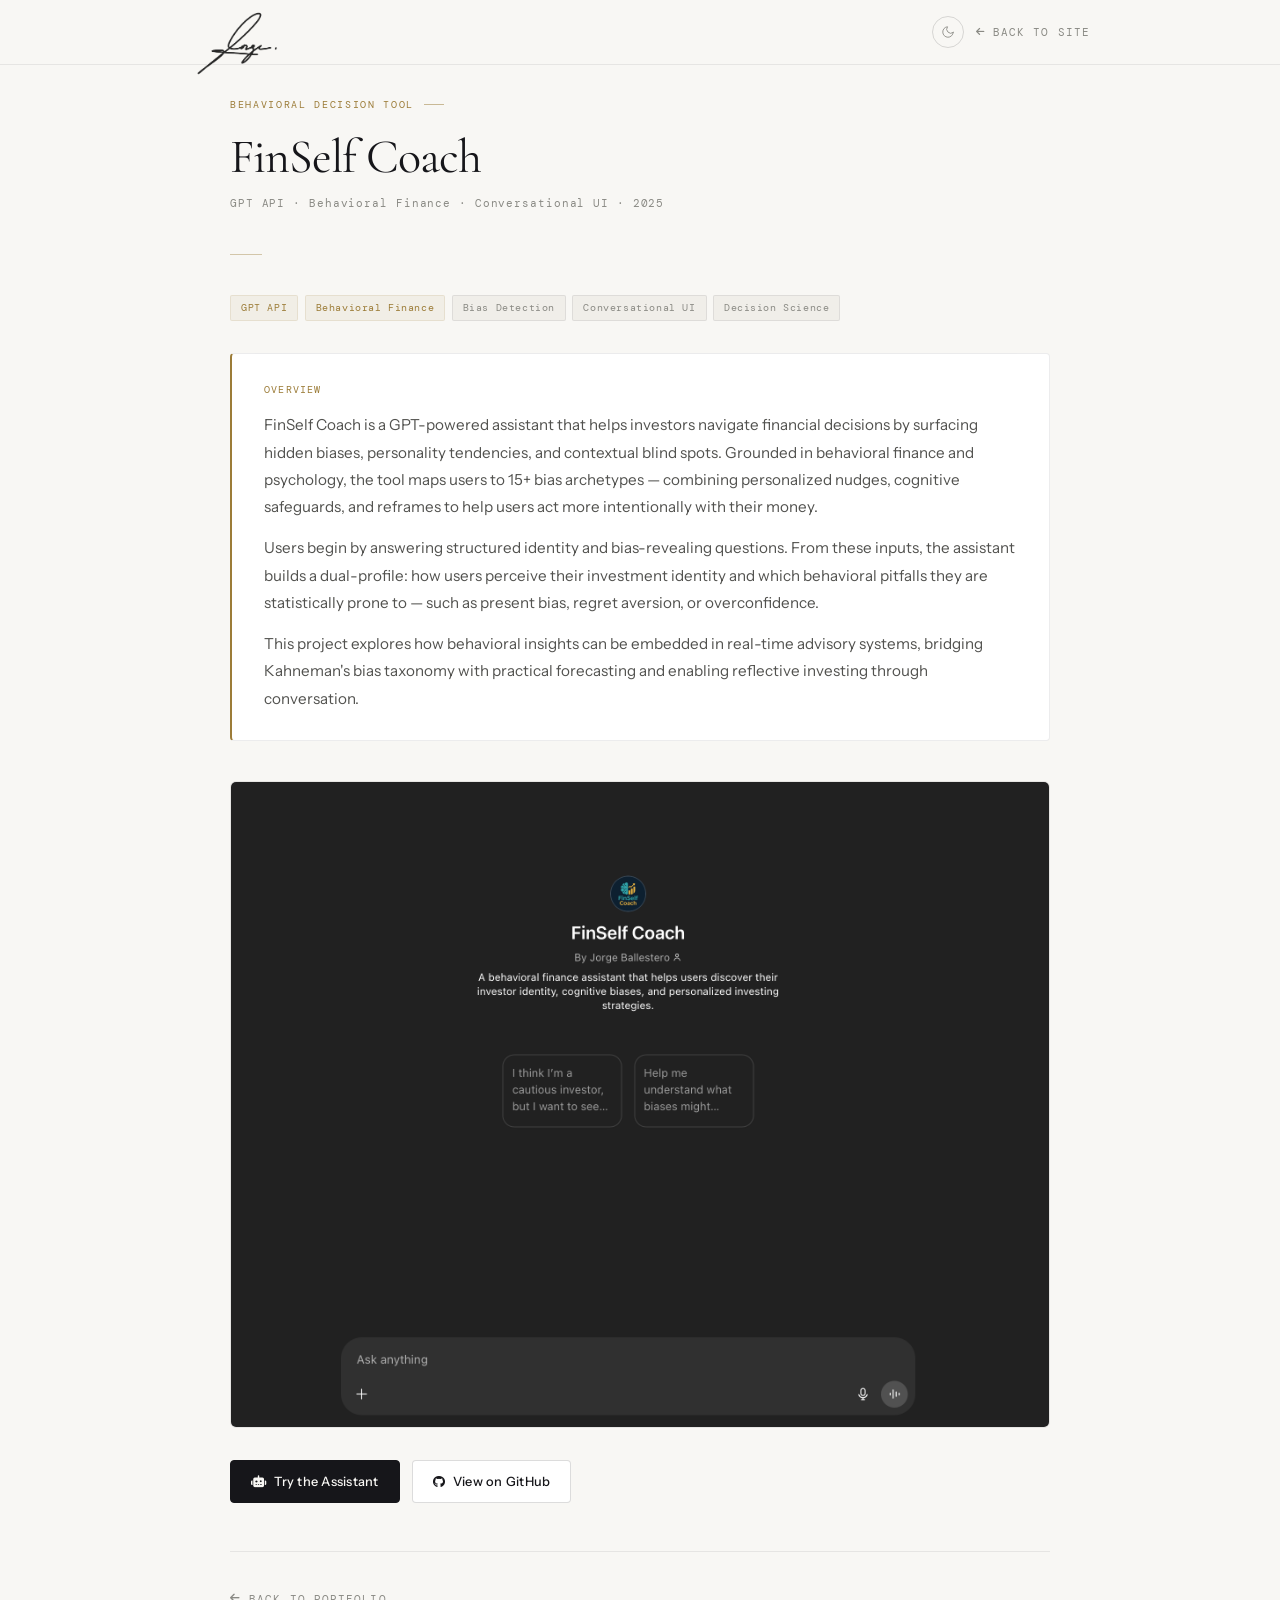
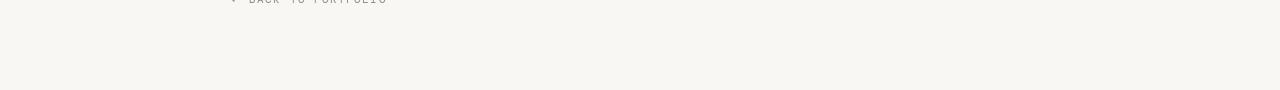
<file: behavioral-finance-gpt.html>
<!DOCTYPE html>
<html lang="en" data-theme="light">
<head>
    <meta charset="UTF-8" />
    <meta name="viewport" content="width=device-width, initial-scale=1.0"/>
    <link rel="preconnect" href="https://fonts.googleapis.com">
    <link rel="preconnect" href="https://fonts.gstatic.com" crossorigin>
    <link href="https://fonts.googleapis.com/css2?family=Cormorant+Garamond:ital,wght@0,300;0,400;0,500;0,600;1,300;1,400;1,500&family=Instrument+Sans:ital,wght@0,300;0,400;0,500;0,600;1,400&family=DM+Mono:wght@300;400;500&display=swap" rel="stylesheet">
    <link rel="stylesheet" href="https://cdnjs.cloudflare.com/ajax/libs/font-awesome/6.5.0/css/all.min.css">
    <title>FinSelf Coach — Jorge D. Ballestero</title>

    <style>
        :root {
            --font-display: 'Cormorant Garamond', Georgia, serif;
            --font-body: 'Instrument Sans', -apple-system, sans-serif;
            --font-mono: 'DM Mono', monospace;
            --bg: #F8F7F4;
            --bg-card: #FFFFFF;
            --bg-secondary: #F0EEE9;
            --text-primary: #16161A;
            --text-secondary: #52524F;
            --text-tertiary: #8A8A84;
            --accent: #9C7C38;
            --accent-soft: rgba(156, 124, 56, 0.07);
            --accent-medium: rgba(156, 124, 56, 0.13);
            --border: rgba(22, 22, 26, 0.08);
            --border-strong: rgba(22, 22, 26, 0.15);
        }

        [data-theme="dark"] {
            --bg: #0D0D0C;
            --bg-card: #161614;
            --bg-secondary: #1E1E1B;
            --text-primary: #EEECEA;
            --text-secondary: #9A9A92;
            --text-tertiary: #64645E;
            --accent: #C4A46B;
            --accent-soft: rgba(196, 164, 107, 0.07);
            --accent-medium: rgba(196, 164, 107, 0.13);
            --border: rgba(238, 236, 234, 0.06);
            --border-strong: rgba(238, 236, 234, 0.11);
        }

        *, *::before, *::after { margin: 0; padding: 0; box-sizing: border-box; }

        body {
            font-family: var(--font-body);
            background: var(--bg);
            color: var(--text-primary);
            line-height: 1.7;
            font-size: 15px;
            -webkit-font-smoothing: antialiased;
            transition: background 0.4s ease, color 0.4s ease;
        }

        /* ── Nav ── */
        .nav {
            position: fixed;
            top: 0; left: 0; right: 0;
            z-index: 100;
            background: color-mix(in srgb, var(--bg) 94%, transparent);
            backdrop-filter: blur(20px);
            border-bottom: 1px solid var(--border);
            padding: 0 2.5rem;
            transition: background 0.4s ease, border-color 0.4s ease;
        }
        .nav-inner {
            max-width: 900px;
            margin: 0 auto;
            height: 64px;
            display: flex;
            align-items: center;
            justify-content: space-between;
        }
        .nav-wordmark {
            display: flex;
            align-items: center;
            text-decoration: none;
        }
        .nav-signature {
            height: 90px;
            width: auto;
            display: block;
            opacity: 0.85;
            transition: opacity 0.25s ease;
            margin-top: 25px;
        }
        .nav-signature:hover { opacity: 1; }
        [data-theme="dark"] .nav-signature { filter: invert(1); }
        .nav-right {
            display: flex;
            align-items: center;
            gap: 0.75rem;
        }
        .nav-back {
            display: flex;
            align-items: center;
            gap: 0.5rem;
            font-family: var(--font-mono);
            font-size: 0.68rem;
            letter-spacing: 0.1em;
            text-transform: uppercase;
            color: var(--text-tertiary);
            text-decoration: none;
            transition: color 0.25s ease;
        }
        .nav-back:hover { color: var(--accent); }
        .nav-back i { font-size: 0.6rem; }
        .theme-btn {
            background: none;
            border: 1px solid var(--border-strong);
            cursor: pointer;
            width: 32px;
            height: 32px;
            border-radius: 50%;
            display: flex;
            align-items: center;
            justify-content: center;
            color: var(--text-tertiary);
            transition: border-color 0.25s ease, background 0.25s ease, color 0.25s ease;
        }
        .theme-btn:hover { border-color: var(--accent); background: var(--accent-soft); color: var(--accent); }
        .theme-icon { width: 14px; height: 14px; stroke-linecap: round; stroke-linejoin: round; }
        [data-theme="light"] .theme-icon.sun { display: none; }
        [data-theme="light"] .theme-icon.moon { display: block; }
        [data-theme="dark"] .theme-icon.sun { display: block; }
        [data-theme="dark"] .theme-icon.moon { display: none; }

        /* ── Page ── */
        .page {
            max-width: 900px;
            margin: 0 auto;
            padding: 6rem 2.5rem 5rem;
        }

        /* ── Header ── */
        .page-label {
            font-family: var(--font-mono);
            font-size: 0.65rem;
            letter-spacing: 0.16em;
            text-transform: uppercase;
            color: var(--accent);
            display: flex;
            align-items: center;
            gap: 0.6rem;
            margin-bottom: 1rem;
        }
        .page-label::after {
            content: '';
            display: block;
            width: 20px;
            height: 1px;
            background: var(--accent);
            opacity: 0.5;
        }
        .page-title {
            font-family: var(--font-display);
            font-size: clamp(2rem, 4vw, 3rem);
            font-weight: 400;
            line-height: 1.15;
            letter-spacing: -0.02em;
            color: var(--text-primary);
            margin-bottom: 0.6rem;
        }
        .page-meta {
            font-family: var(--font-mono);
            font-size: 0.7rem;
            letter-spacing: 0.08em;
            color: var(--text-tertiary);
            margin-bottom: 2.5rem;
        }

        /* ── Divider ── */
        .rule {
            width: 32px;
            height: 1px;
            background: var(--accent);
            opacity: 0.4;
            margin-bottom: 2.5rem;
        }

        /* ── Abstract block ── */
        .abstract {
            background: var(--bg-card);
            border: 1px solid var(--border);
            border-left: 2px solid var(--accent);
            border-radius: 4px;
            padding: 1.75rem 2rem;
            margin-bottom: 2.5rem;
        }
        .abstract-label {
            font-family: var(--font-mono);
            font-size: 0.62rem;
            letter-spacing: 0.12em;
            text-transform: uppercase;
            color: var(--accent);
            margin-bottom: 0.75rem;
        }
        .abstract p {
            font-size: 0.95rem;
            color: var(--text-secondary);
            line-height: 1.8;
            font-weight: 300;
            margin-bottom: 0.85rem;
        }
        .abstract p:last-child { margin-bottom: 0; }

        /* ── Embed ── */
        .embed-wrapper {
            border: 1px solid var(--border);
            border-radius: 6px;
            overflow: hidden;
            margin-bottom: 2rem;
            background: var(--bg-secondary);
        }
        .embed-wrapper iframe {
            width: 100%;
            height: 680px;
            border: none;
            display: block;
        }

        /* ── Actions ── */
        .actions {
            display: flex;
            flex-wrap: wrap;
            gap: 0.75rem;
            margin-bottom: 3rem;
        }
        .btn {
            display: inline-flex;
            align-items: center;
            gap: 0.5rem;
            font-family: var(--font-body);
            font-size: 0.8rem;
            font-weight: 500;
            letter-spacing: 0.02em;
            padding: 10px 20px;
            border-radius: 4px;
            text-decoration: none;
            transition: all 0.25s ease;
            border: 1px solid var(--border-strong);
            color: var(--text-primary);
            background: var(--bg-card);
        }
        .btn:hover {
            border-color: var(--accent);
            color: var(--accent);
            background: var(--accent-soft);
        }
        .btn--primary {
            background: var(--text-primary);
            color: var(--bg);
            border-color: var(--text-primary);
        }
        .btn--primary:hover {
            background: var(--accent);
            border-color: var(--accent);
            color: #fff;
        }
        .btn i { font-size: 0.75rem; }

        /* ── Footer ── */
        .page-footer {
            padding-top: 2rem;
            border-top: 1px solid var(--border);
        }
        .footer-back {
            font-family: var(--font-mono);
            font-size: 0.68rem;
            letter-spacing: 0.1em;
            text-transform: uppercase;
            color: var(--text-tertiary);
            text-decoration: none;
            display: inline-flex;
            align-items: center;
            gap: 0.5rem;
            transition: color 0.25s ease;
        }
        .footer-back:hover { color: var(--accent); }

        /* ── Tags ── */
        .tags {
            display: flex;
            flex-wrap: wrap;
            gap: 0.4rem;
            margin-bottom: 2rem;
        }
        .tag {
            font-family: var(--font-mono);
            font-size: 0.62rem;
            letter-spacing: 0.06em;
            color: var(--text-tertiary);
            background: var(--bg-secondary);
            border: 1px solid var(--border);
            padding: 4px 10px;
            border-radius: 2px;
        }
        .tag--accent {
            color: var(--accent);
            background: var(--accent-soft);
            border-color: var(--accent-medium);
        }

        /* ── Preview image ── */
        .preview-img {
            width: 100%;
            border-radius: 6px;
            border: 1px solid var(--border);
            margin-bottom: 2rem;
            display: block;
        }

        @media (max-width: 600px) {
            .page { padding: 5rem 1.5rem 4rem; }
            .nav { padding: 0 1.5rem; }
            .actions { flex-direction: column; }
            .btn { justify-content: center; }
        }
    </style>
</head>
<body>

    <nav class="nav">
        <div class="nav-inner">
            <a href="index.html" class="nav-wordmark">
                <img src="assets/signature.png" alt="Jorge Ballestero" class="nav-signature">
            </a>
            <div class="nav-right">
                <button class="theme-btn" id="theme-btn" aria-label="Toggle dark mode">
                    <svg class="theme-icon moon" viewBox="0 0 24 24" fill="none" stroke="currentColor" stroke-width="1.5"><path d="M21 12.79A9 9 0 1 1 11.21 3 7 7 0 0 0 21 12.79z"/></svg>
                    <svg class="theme-icon sun" viewBox="0 0 24 24" fill="none" stroke="currentColor" stroke-width="1.5"><circle cx="12" cy="12" r="5"/><line x1="12" y1="1" x2="12" y2="3"/><line x1="12" y1="21" x2="12" y2="23"/><line x1="4.22" y1="4.22" x2="5.64" y2="5.64"/><line x1="18.36" y1="18.36" x2="19.78" y2="19.78"/><line x1="1" y1="12" x2="3" y2="12"/><line x1="21" y1="12" x2="23" y2="12"/><line x1="4.22" y1="19.78" x2="5.64" y2="18.36"/><line x1="18.36" y1="5.64" x2="19.78" y2="4.22"/></svg>
                </button>
                <a href="index.html" class="nav-back"><i class="fas fa-arrow-left"></i> Back to site</a>
            </div>
        </div>
    </nav>
    
    <main class="page">
        <p class="page-label">Behavioral Decision Tool</p>
        <h1 class="page-title">FinSelf Coach</h1>
        <p class="page-meta">GPT API · Behavioral Finance · Conversational UI · 2025</p>
        <div class="rule"></div>
        <div class="tags">
            <span class="tag tag--accent">GPT API</span>
            <span class="tag tag--accent">Behavioral Finance</span>
            <span class="tag">Bias Detection</span>
            <span class="tag">Conversational UI</span>
            <span class="tag">Decision Science</span>
        </div>
        <div class="abstract">
            <div class="abstract-label">Overview</div>
            <p>FinSelf Coach is a GPT-powered assistant that helps investors navigate financial decisions by surfacing hidden biases, personality tendencies, and contextual blind spots. Grounded in behavioral finance and psychology, the tool maps users to 15+ bias archetypes — combining personalized nudges, cognitive safeguards, and reframes to help users act more intentionally with their money.</p>
            <p>Users begin by answering structured identity and bias-revealing questions. From these inputs, the assistant builds a dual-profile: how users perceive their investment identity and which behavioral pitfalls they are statistically prone to — such as present bias, regret aversion, or overconfidence.</p>
            <p>This project explores how behavioral insights can be embedded in real-time advisory systems, bridging Kahneman's bias taxonomy with practical forecasting and enabling reflective investing through conversation.</p>
        </div>
        <img class="preview-img" src="assets/gpt-preview.png" alt="FinSelf Coach preview" />
        <div class="actions">
            <a href="https://chatgpt.com/g/g-68489503d6448191a5bb41fb73303ec6-finself-coach" target="_blank" rel="noopener" class="btn btn--primary"><i class="fas fa-robot"></i> Try the Assistant</a>
            <a href="https://github.com/ballestj/finself-coach" target="_blank" rel="noopener" class="btn"><i class="fab fa-github"></i> View on GitHub</a>
        </div>
        <div class="page-footer">
            <a href="index.html" class="footer-back"><i class="fas fa-arrow-left"></i> Back to portfolio</a>
        </div>
    </main>

    <script>
        (function () {
            var html = document.documentElement;
            var saved = localStorage.getItem('theme');
            if (saved) html.setAttribute('data-theme', saved);
            document.getElementById('theme-btn').addEventListener('click', function () {
                var next = html.getAttribute('data-theme') === 'light' ? 'dark' : 'light';
                html.setAttribute('data-theme', next);
                localStorage.setItem('theme', next);
            });
        })();
    </script>
</body>
</html>
</file>
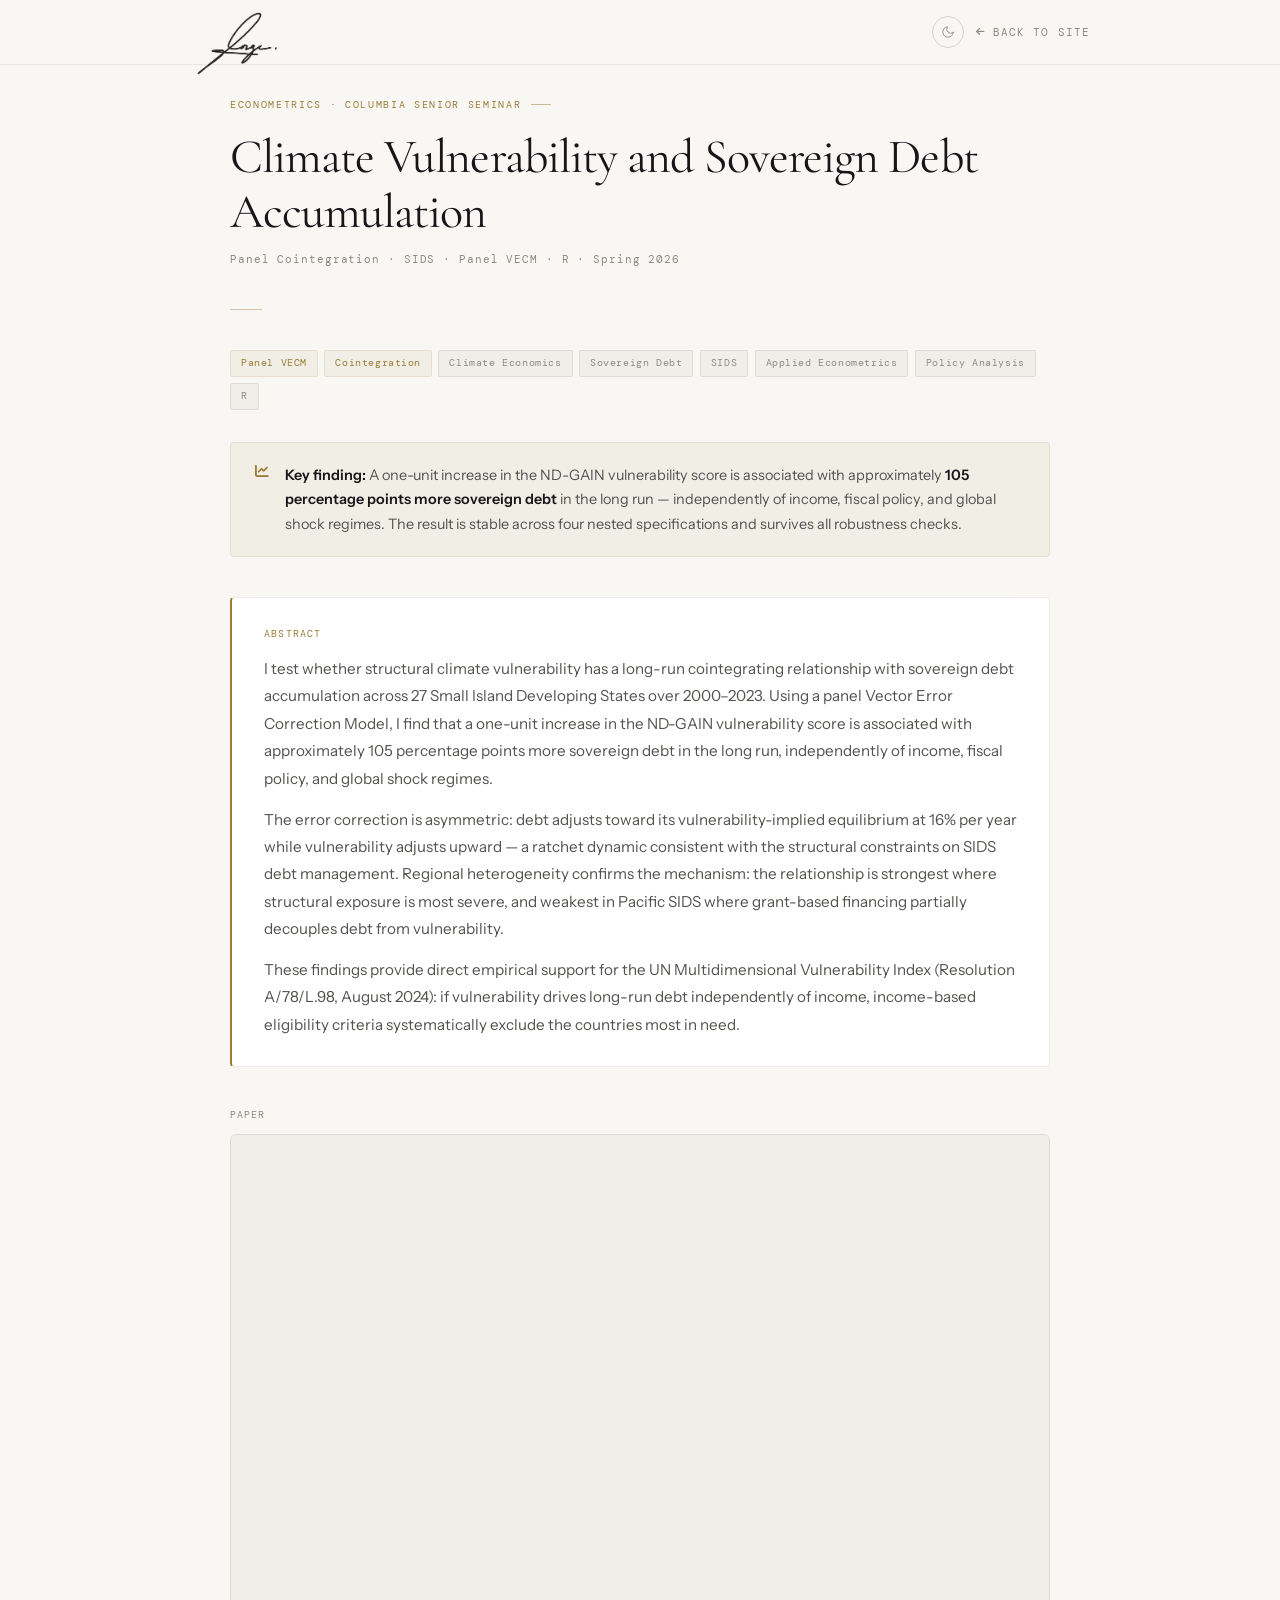
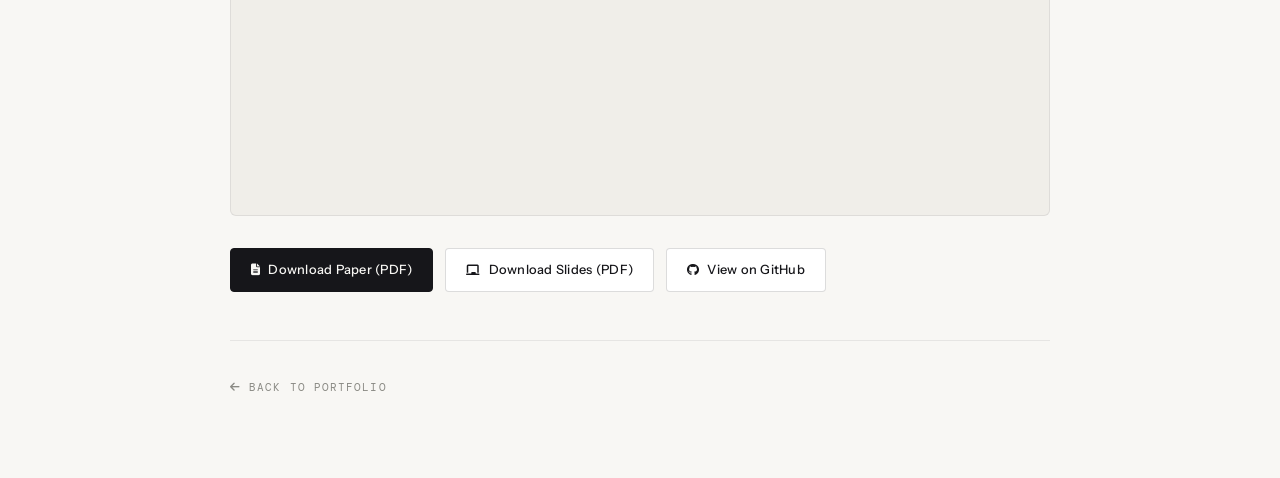
<file: climate-sids-debt.html>
<!DOCTYPE html>
<html lang="en" data-theme="light">
<head>
    <meta charset="UTF-8" />
    <meta name="viewport" content="width=device-width, initial-scale=1.0"/>
    <link rel="preconnect" href="https://fonts.googleapis.com">
    <link rel="preconnect" href="https://fonts.gstatic.com" crossorigin>
    <link href="https://fonts.googleapis.com/css2?family=Cormorant+Garamond:ital,wght@0,300;0,400;0,500;0,600;1,300;1,400;1,500&family=Instrument+Sans:ital,wght@0,300;0,400;0,500;0,600;1,400&family=DM+Mono:wght@300;400;500&display=swap" rel="stylesheet">
    <link rel="stylesheet" href="https://cdnjs.cloudflare.com/ajax/libs/font-awesome/6.5.0/css/all.min.css">
    <title>Climate Vulnerability & Sovereign Debt — Jorge D. Ballestero</title>
    <style>
        :root {
            --font-display: 'Cormorant Garamond', Georgia, serif;
            --font-body: 'Instrument Sans', -apple-system, sans-serif;
            --font-mono: 'DM Mono', monospace;
            --bg: #F8F7F4;
            --bg-card: #FFFFFF;
            --bg-secondary: #F0EEE9;
            --text-primary: #16161A;
            --text-secondary: #52524F;
            --text-tertiary: #8A8A84;
            --accent: #9C7C38;
            --accent-soft: rgba(156, 124, 56, 0.07);
            --accent-medium: rgba(156, 124, 56, 0.13);
            --border: rgba(22, 22, 26, 0.08);
            --border-strong: rgba(22, 22, 26, 0.15);
        }
        [data-theme="dark"] {
            --bg: #0D0D0C;
            --bg-card: #161614;
            --bg-secondary: #1E1E1B;
            --text-primary: #EEECEA;
            --text-secondary: #9A9A92;
            --text-tertiary: #64645E;
            --accent: #C4A46B;
            --accent-soft: rgba(196, 164, 107, 0.07);
            --accent-medium: rgba(196, 164, 107, 0.13);
            --border: rgba(238, 236, 234, 0.06);
            --border-strong: rgba(238, 236, 234, 0.11);
        }
        *, *::before, *::after { margin: 0; padding: 0; box-sizing: border-box; }
        body {
            font-family: var(--font-body);
            background: var(--bg);
            color: var(--text-primary);
            line-height: 1.7;
            font-size: 15px;
            -webkit-font-smoothing: antialiased;
            transition: background 0.4s ease, color 0.4s ease;
        }
        .nav {
            position: fixed;
            top: 0; left: 0; right: 0;
            z-index: 100;
            background: color-mix(in srgb, var(--bg) 94%, transparent);
            backdrop-filter: blur(20px);
            border-bottom: 1px solid var(--border);
            padding: 0 2.5rem;
            transition: background 0.4s ease, border-color 0.4s ease;
        }
        .nav-inner {
            max-width: 900px;
            margin: 0 auto;
            height: 64px;
            display: flex;
            align-items: center;
            justify-content: space-between;
        }
        .nav-wordmark {
            display: flex;
            align-items: center;
            text-decoration: none;
        }
        .nav-signature {
            height: 90px;
            width: auto;
            display: block;
            opacity: 0.85;
            transition: opacity 0.25s ease;
            margin-top: 25px;
        }
        .nav-signature:hover { opacity: 1; }
        [data-theme="dark"] .nav-signature { filter: invert(1); }
        .nav-right {
            display: flex;
            align-items: center;
            gap: 0.75rem;
        }
        .nav-back {
            display: flex;
            align-items: center;
            gap: 0.5rem;
            font-family: var(--font-mono);
            font-size: 0.68rem;
            letter-spacing: 0.1em;
            text-transform: uppercase;
            color: var(--text-tertiary);
            text-decoration: none;
            transition: color 0.25s ease;
        }
        .nav-back:hover { color: var(--accent); }
        .nav-back i { font-size: 0.6rem; }
        .theme-btn {
            background: none;
            border: 1px solid var(--border-strong);
            cursor: pointer;
            width: 32px;
            height: 32px;
            border-radius: 50%;
            display: flex;
            align-items: center;
            justify-content: center;
            color: var(--text-tertiary);
            transition: border-color 0.25s ease, background 0.25s ease, color 0.25s ease;
        }
        .theme-btn:hover { border-color: var(--accent); background: var(--accent-soft); color: var(--accent); }
        .theme-icon { width: 14px; height: 14px; stroke-linecap: round; stroke-linejoin: round; }
        [data-theme="light"] .theme-icon.sun { display: none; }
        [data-theme="light"] .theme-icon.moon { display: block; }
        [data-theme="dark"] .theme-icon.sun { display: block; }
        [data-theme="dark"] .theme-icon.moon { display: none; }
        .page { max-width: 900px; margin: 0 auto; padding: 6rem 2.5rem 5rem; }
        .page-label {
            font-family: var(--font-mono);
            font-size: 0.65rem;
            letter-spacing: 0.16em;
            text-transform: uppercase;
            color: var(--accent);
            display: flex;
            align-items: center;
            gap: 0.6rem;
            margin-bottom: 1rem;
        }
        .page-label::after { content: ''; display: block; width: 20px; height: 1px; background: var(--accent); opacity: 0.5; }
        .page-title {
            font-family: var(--font-display);
            font-size: clamp(2rem, 4vw, 3rem);
            font-weight: 400;
            line-height: 1.15;
            letter-spacing: -0.02em;
            color: var(--text-primary);
            margin-bottom: 0.6rem;
        }
        .page-meta { font-family: var(--font-mono); font-size: 0.7rem; letter-spacing: 0.08em; color: var(--text-tertiary); margin-bottom: 2.5rem; }
        .rule { width: 32px; height: 1px; background: var(--accent); opacity: 0.4; margin-bottom: 2.5rem; }
        .abstract { background: var(--bg-card); border: 1px solid var(--border); border-left: 2px solid var(--accent); border-radius: 4px; padding: 1.75rem 2rem; margin-bottom: 2.5rem; }
        .abstract-label { font-family: var(--font-mono); font-size: 0.62rem; letter-spacing: 0.12em; text-transform: uppercase; color: var(--accent); margin-bottom: 0.75rem; }
        .abstract p { font-size: 0.95rem; color: var(--text-secondary); line-height: 1.8; font-weight: 300; margin-bottom: 0.85rem; }
        .abstract p:last-child { margin-bottom: 0; }
        .finding { background: var(--accent-soft); border: 1px solid var(--accent-medium); border-radius: 4px; padding: 1.25rem 1.5rem; margin-bottom: 2.5rem; display: flex; gap: 1rem; align-items: flex-start; }
        .finding-icon { color: var(--accent); font-size: 0.85rem; margin-top: 0.15rem; flex-shrink: 0; }
        .finding-text { font-size: 0.9rem; color: var(--text-secondary); line-height: 1.7; font-weight: 300; }
        .finding-text strong { color: var(--text-primary); font-weight: 600; }
        .embed-wrapper { border: 1px solid var(--border); border-radius: 6px; overflow: hidden; margin-bottom: 2rem; background: var(--bg-secondary); }
        .embed-wrapper iframe { width: 100%; height: 680px; border: none; display: block; }
        .embed-label { font-family: var(--font-mono); font-size: 0.62rem; letter-spacing: 0.1em; text-transform: uppercase; color: var(--text-tertiary); margin-bottom: 0.65rem; }
        .actions { display: flex; flex-wrap: wrap; gap: 0.75rem; margin-bottom: 3rem; }
        .btn { display: inline-flex; align-items: center; gap: 0.5rem; font-family: var(--font-body); font-size: 0.8rem; font-weight: 500; letter-spacing: 0.02em; padding: 10px 20px; border-radius: 4px; text-decoration: none; transition: all 0.25s ease; border: 1px solid var(--border-strong); color: var(--text-primary); background: var(--bg-card); }
        .btn:hover { border-color: var(--accent); color: var(--accent); background: var(--accent-soft); }
        .btn--primary { background: var(--text-primary); color: var(--bg); border-color: var(--text-primary); }
        .btn--primary:hover { background: var(--accent); border-color: var(--accent); color: #fff; }
        .btn i { font-size: 0.75rem; }
        .page-footer { padding-top: 2rem; border-top: 1px solid var(--border); }
        .footer-back { font-family: var(--font-mono); font-size: 0.68rem; letter-spacing: 0.1em; text-transform: uppercase; color: var(--text-tertiary); text-decoration: none; display: inline-flex; align-items: center; gap: 0.5rem; transition: color 0.25s ease; }
        .footer-back:hover { color: var(--accent); }
        .tags { display: flex; flex-wrap: wrap; gap: 0.4rem; margin-bottom: 2rem; }
        .tag { font-family: var(--font-mono); font-size: 0.62rem; letter-spacing: 0.06em; color: var(--text-tertiary); background: var(--bg-secondary); border: 1px solid var(--border); padding: 4px 10px; border-radius: 2px; }
        .tag--accent { color: var(--accent); background: var(--accent-soft); border-color: var(--accent-medium); }
        @media (max-width: 600px) {
            .page { padding: 5rem 1.5rem 4rem; }
            .nav { padding: 0 1.5rem; }
            .actions { flex-direction: column; }
            .btn { justify-content: center; }
        }
    </style>
</head>
<body>

    <nav class="nav">
        <div class="nav-inner">
            <a href="index.html" class="nav-wordmark">
                <img src="assets/signature.png" alt="Jorge Ballestero" class="nav-signature">
            </a>
            <div class="nav-right">
                <button class="theme-btn" id="theme-btn" aria-label="Toggle dark mode">
                    <svg class="theme-icon moon" viewBox="0 0 24 24" fill="none" stroke="currentColor" stroke-width="1.5"><path d="M21 12.79A9 9 0 1 1 11.21 3 7 7 0 0 0 21 12.79z"/></svg>
                    <svg class="theme-icon sun" viewBox="0 0 24 24" fill="none" stroke="currentColor" stroke-width="1.5"><circle cx="12" cy="12" r="5"/><line x1="12" y1="1" x2="12" y2="3"/><line x1="12" y1="21" x2="12" y2="23"/><line x1="4.22" y1="4.22" x2="5.64" y2="5.64"/><line x1="18.36" y1="18.36" x2="19.78" y2="19.78"/><line x1="1" y1="12" x2="3" y2="12"/><line x1="21" y1="12" x2="23" y2="12"/><line x1="4.22" y1="19.78" x2="5.64" y2="18.36"/><line x1="18.36" y1="5.64" x2="19.78" y2="4.22"/></svg>
                </button>
                <a href="index.html" class="nav-back"><i class="fas fa-arrow-left"></i> Back to site</a>
            </div>
        </div>
    </nav>

    <main class="page">
        <p class="page-label">Econometrics · Columbia Senior Seminar</p>
        <h1 class="page-title">Climate Vulnerability and Sovereign Debt Accumulation</h1>
        <p class="page-meta">Panel Cointegration · SIDS · Panel VECM · R · Spring 2026</p>
        <div class="rule"></div>

        <div class="tags">
            <span class="tag tag--accent">Panel VECM</span>
            <span class="tag tag--accent">Cointegration</span>
            <span class="tag">Climate Economics</span>
            <span class="tag">Sovereign Debt</span>
            <span class="tag">SIDS</span>
            <span class="tag">Applied Econometrics</span>
            <span class="tag">Policy Analysis</span>
            <span class="tag">R</span>
        </div>

        <div class="finding">
            <i class="fas fa-chart-line finding-icon"></i>
            <div class="finding-text">
                <strong>Key finding:</strong> A one-unit increase in the ND-GAIN vulnerability score is associated with approximately <strong>105 percentage points more sovereign debt</strong> in the long run — independently of income, fiscal policy, and global shock regimes. The result is stable across four nested specifications and survives all robustness checks.
            </div>
        </div>

        <div class="abstract">
            <div class="abstract-label">Abstract</div>
            <p>I test whether structural climate vulnerability has a long-run cointegrating relationship with sovereign debt accumulation across 27 Small Island Developing States over 2000–2023. Using a panel Vector Error Correction Model, I find that a one-unit increase in the ND-GAIN vulnerability score is associated with approximately 105 percentage points more sovereign debt in the long run, independently of income, fiscal policy, and global shock regimes.</p>
            <p>The error correction is asymmetric: debt adjusts toward its vulnerability-implied equilibrium at 16% per year while vulnerability adjusts upward — a ratchet dynamic consistent with the structural constraints on SIDS debt management. Regional heterogeneity confirms the mechanism: the relationship is strongest where structural exposure is most severe, and weakest in Pacific SIDS where grant-based financing partially decouples debt from vulnerability.</p>
            <p>These findings provide direct empirical support for the UN Multidimensional Vulnerability Index (Resolution A/78/L.98, August 2024): if vulnerability drives long-run debt independently of income, income-based eligibility criteria systematically exclude the countries most in need.</p>
        </div>

        <div class="embed-label">Paper</div>
        <div class="embed-wrapper">
            <iframe src="pdf/Ballestero_Climate_Spreads.pdf" title="Climate Vulnerability and Sovereign Debt — Full Paper"></iframe>
        </div>

        <div class="actions">
            <a href="pdf/Ballestero_Climate_Spreads.pdf" download class="btn btn--primary"><i class="fas fa-file-alt"></i> Download Paper (PDF)</a>
            <a href="pdf/Ballestero_Climate_Spreads_Pres.pdf" download class="btn"><i class="fas fa-chalkboard"></i> Download Slides (PDF)</a>
            <a href="https://github.com/ballestj/climate-sids-debt" target="_blank" rel="noopener" class="btn"><i class="fab fa-github"></i> View on GitHub</a>
        </div>

        <div class="page-footer">
            <a href="index.html" class="footer-back"><i class="fas fa-arrow-left"></i> Back to portfolio</a>
        </div>
    </main>

    <script>
        (function () {
            var html = document.documentElement;
            var saved = localStorage.getItem('theme');
            if (saved) html.setAttribute('data-theme', saved);
            document.getElementById('theme-btn').addEventListener('click', function () {
                var next = html.getAttribute('data-theme') === 'light' ? 'dark' : 'light';
                html.setAttribute('data-theme', next);
                localStorage.setItem('theme', next);
            });
        })();
    </script>
</body>
</html>
</file>
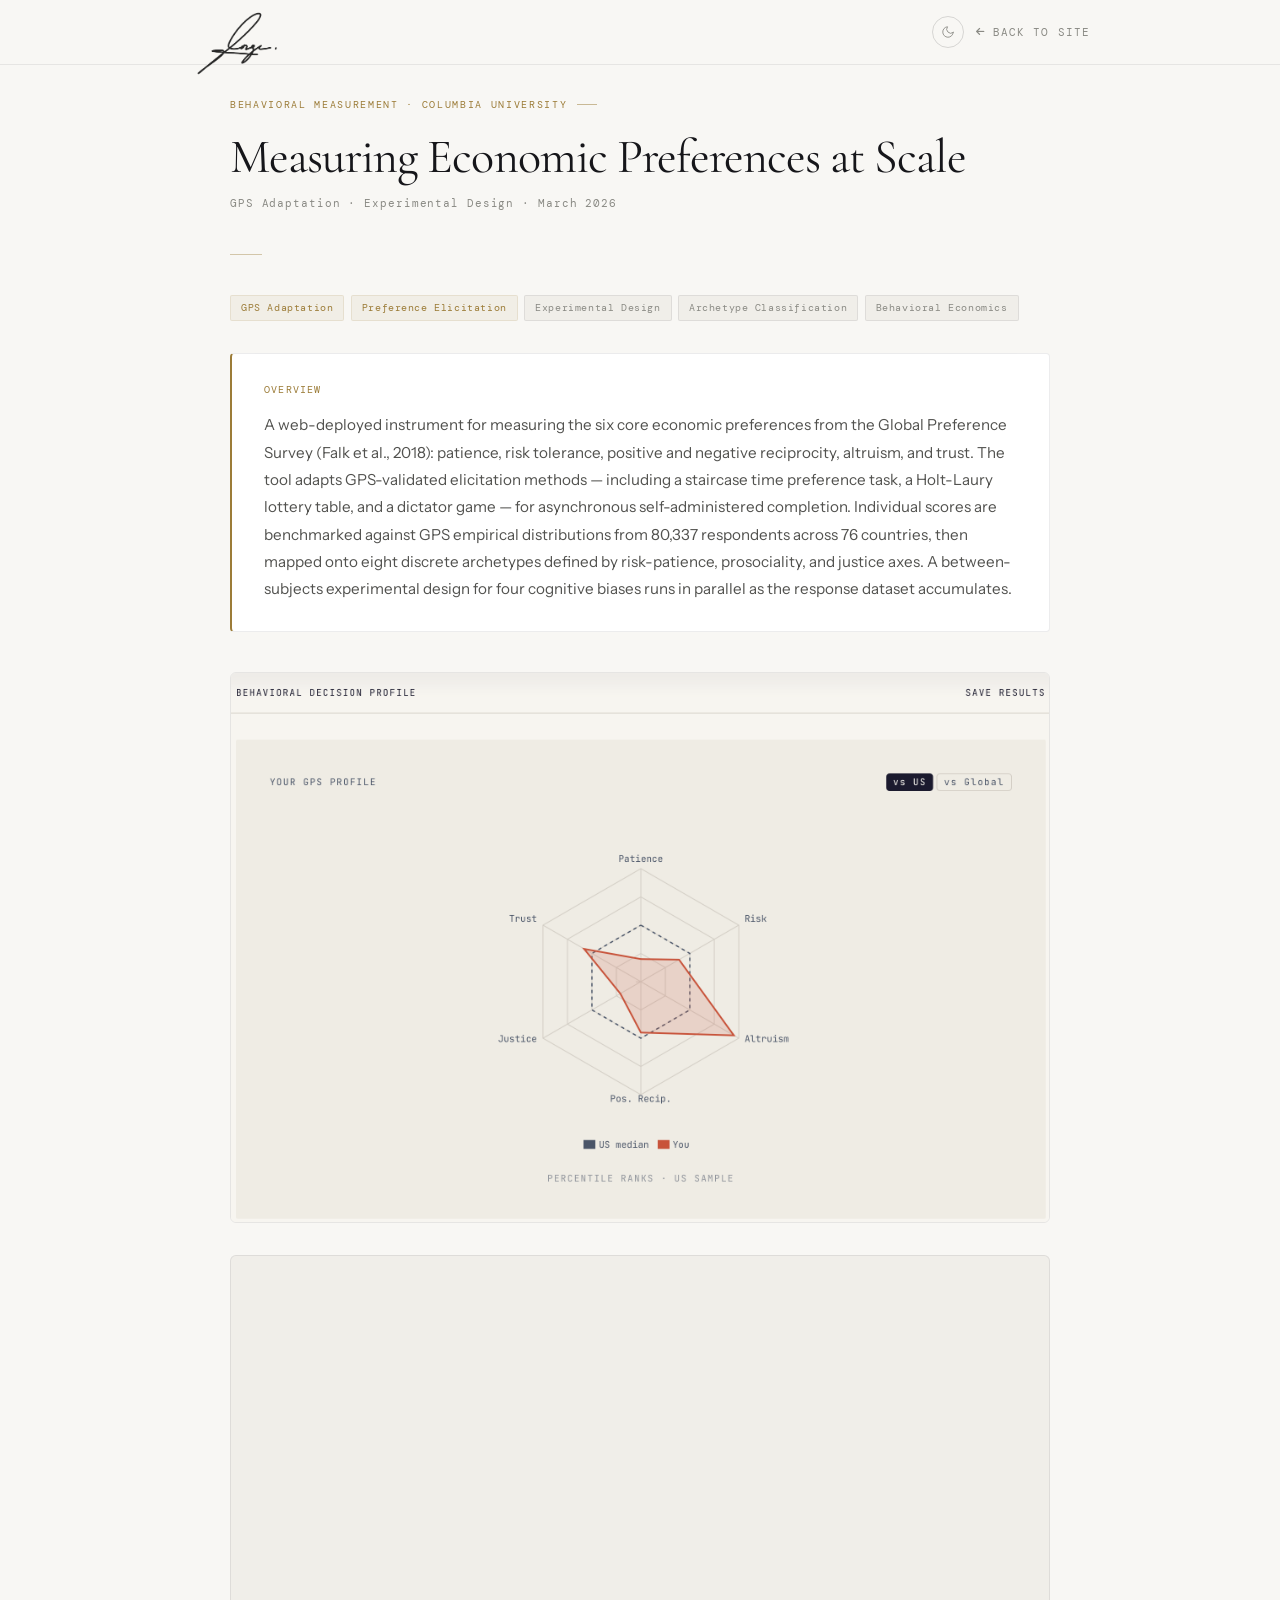
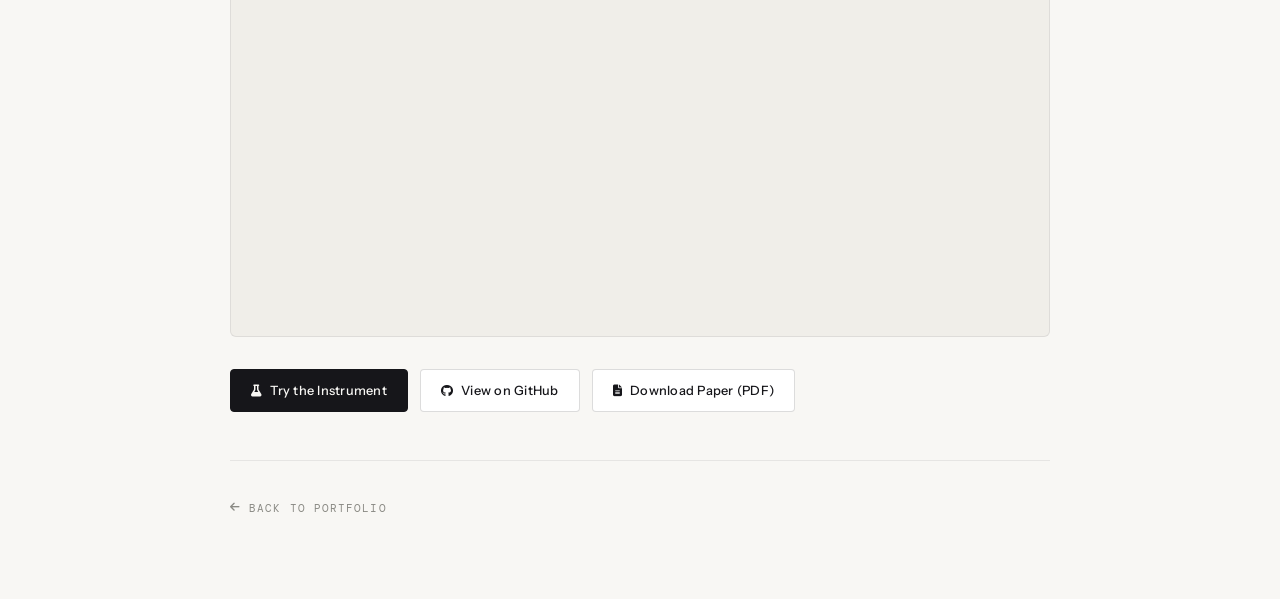
<file: decision-profile.html>
<!DOCTYPE html>
<html lang="en" data-theme="light">
<head>
    <meta charset="UTF-8" />
    <meta name="viewport" content="width=device-width, initial-scale=1.0"/>
    <link rel="preconnect" href="https://fonts.googleapis.com">
    <link rel="preconnect" href="https://fonts.gstatic.com" crossorigin>
    <link href="https://fonts.googleapis.com/css2?family=Cormorant+Garamond:ital,wght@0,300;0,400;0,500;0,600;1,300;1,400;1,500&family=Instrument+Sans:ital,wght@0,300;0,400;0,500;0,600;1,400&family=DM+Mono:wght@300;400;500&display=swap" rel="stylesheet">
    <link rel="stylesheet" href="https://cdnjs.cloudflare.com/ajax/libs/font-awesome/6.5.0/css/all.min.css">
    <title>Decision Profile — Jorge D. Ballestero</title>

    <style>
        :root {
            --font-display: 'Cormorant Garamond', Georgia, serif;
            --font-body: 'Instrument Sans', -apple-system, sans-serif;
            --font-mono: 'DM Mono', monospace;
            --bg: #F8F7F4;
            --bg-card: #FFFFFF;
            --bg-secondary: #F0EEE9;
            --text-primary: #16161A;
            --text-secondary: #52524F;
            --text-tertiary: #8A8A84;
            --accent: #9C7C38;
            --accent-soft: rgba(156, 124, 56, 0.07);
            --accent-medium: rgba(156, 124, 56, 0.13);
            --border: rgba(22, 22, 26, 0.08);
            --border-strong: rgba(22, 22, 26, 0.15);
        }

        [data-theme="dark"] {
            --bg: #0D0D0C;
            --bg-card: #161614;
            --bg-secondary: #1E1E1B;
            --text-primary: #EEECEA;
            --text-secondary: #9A9A92;
            --text-tertiary: #64645E;
            --accent: #C4A46B;
            --accent-soft: rgba(196, 164, 107, 0.07);
            --accent-medium: rgba(196, 164, 107, 0.13);
            --border: rgba(238, 236, 234, 0.06);
            --border-strong: rgba(238, 236, 234, 0.11);
        }

        *, *::before, *::after { margin: 0; padding: 0; box-sizing: border-box; }

        body {
            font-family: var(--font-body);
            background: var(--bg);
            color: var(--text-primary);
            line-height: 1.7;
            font-size: 15px;
            -webkit-font-smoothing: antialiased;
            transition: background 0.4s ease, color 0.4s ease;
        }

        .nav {
            position: fixed;
            top: 0; left: 0; right: 0;
            z-index: 100;
            background: color-mix(in srgb, var(--bg) 94%, transparent);
            backdrop-filter: blur(20px);
            border-bottom: 1px solid var(--border);
            padding: 0 2.5rem;
            transition: background 0.4s ease, border-color 0.4s ease;
        }
        .nav-inner {
            max-width: 900px;
            margin: 0 auto;
            height: 64px;
            display: flex;
            align-items: center;
            justify-content: space-between;
        }
        .nav-wordmark {
            display: flex;
            align-items: center;
            text-decoration: none;
        }
        .nav-signature {
            height: 90px;
            width: auto;
            display: block;
            opacity: 0.85;
            transition: opacity 0.25s ease;
            margin-top: 25px;
        }
        .nav-signature:hover { opacity: 1; }
        [data-theme="dark"] .nav-signature { filter: invert(1); }
        .nav-right {
            display: flex;
            align-items: center;
            gap: 0.75rem;
        }
        .nav-back {
            display: flex;
            align-items: center;
            gap: 0.5rem;
            font-family: var(--font-mono);
            font-size: 0.68rem;
            letter-spacing: 0.1em;
            text-transform: uppercase;
            color: var(--text-tertiary);
            text-decoration: none;
            transition: color 0.25s ease;
        }
        .nav-back:hover { color: var(--accent); }
        .nav-back i { font-size: 0.6rem; }
        .theme-btn {
            background: none;
            border: 1px solid var(--border-strong);
            cursor: pointer;
            width: 32px;
            height: 32px;
            border-radius: 50%;
            display: flex;
            align-items: center;
            justify-content: center;
            color: var(--text-tertiary);
            transition: border-color 0.25s ease, background 0.25s ease, color 0.25s ease;
        }
        .theme-btn:hover { border-color: var(--accent); background: var(--accent-soft); color: var(--accent); }
        .theme-icon { width: 14px; height: 14px; stroke-linecap: round; stroke-linejoin: round; }
        [data-theme="light"] .theme-icon.sun { display: none; }
        [data-theme="light"] .theme-icon.moon { display: block; }
        [data-theme="dark"] .theme-icon.sun { display: block; }
        [data-theme="dark"] .theme-icon.moon { display: none; }

        .page {
            max-width: 900px;
            margin: 0 auto;
            padding: 6rem 2.5rem 5rem;
        }

        .page-label {
            font-family: var(--font-mono);
            font-size: 0.65rem;
            letter-spacing: 0.16em;
            text-transform: uppercase;
            color: var(--accent);
            display: flex;
            align-items: center;
            gap: 0.6rem;
            margin-bottom: 1rem;
        }
        .page-label::after {
            content: '';
            display: block;
            width: 20px;
            height: 1px;
            background: var(--accent);
            opacity: 0.5;
        }
        .page-title {
            font-family: var(--font-display);
            font-size: clamp(2rem, 4vw, 3rem);
            font-weight: 400;
            line-height: 1.15;
            letter-spacing: -0.02em;
            color: var(--text-primary);
            margin-bottom: 0.6rem;
        }
        .page-meta {
            font-family: var(--font-mono);
            font-size: 0.7rem;
            letter-spacing: 0.08em;
            color: var(--text-tertiary);
            margin-bottom: 2.5rem;
        }

        .rule {
            width: 32px;
            height: 1px;
            background: var(--accent);
            opacity: 0.4;
            margin-bottom: 2.5rem;
        }

        .tags {
            display: flex;
            flex-wrap: wrap;
            gap: 0.4rem;
            margin-bottom: 2rem;
        }
        .tag {
            font-family: var(--font-mono);
            font-size: 0.62rem;
            letter-spacing: 0.06em;
            color: var(--text-tertiary);
            background: var(--bg-secondary);
            border: 1px solid var(--border);
            padding: 4px 10px;
            border-radius: 2px;
        }
        .tag--accent {
            color: var(--accent);
            background: var(--accent-soft);
            border-color: var(--accent-medium);
        }

        .abstract {
            background: var(--bg-card);
            border: 1px solid var(--border);
            border-left: 2px solid var(--accent);
            border-radius: 4px;
            padding: 1.75rem 2rem;
            margin-bottom: 2.5rem;
        }
        .abstract-label {
            font-family: var(--font-mono);
            font-size: 0.62rem;
            letter-spacing: 0.12em;
            text-transform: uppercase;
            color: var(--accent);
            margin-bottom: 0.75rem;
        }
        .abstract p {
            font-size: 0.95rem;
            color: var(--text-secondary);
            line-height: 1.8;
            font-weight: 300;
            margin-bottom: 0.85rem;
        }
        .abstract p:last-child { margin-bottom: 0; }

        .preview-img {
            width: 100%;
            border-radius: 6px;
            border: 1px solid var(--border);
            margin-bottom: 2rem;
            display: block;
        }

        .embed-wrapper {
            border: 1px solid var(--border);
            border-radius: 6px;
            overflow: hidden;
            margin-bottom: 2rem;
            background: var(--bg-secondary);
        }
        .embed-wrapper iframe {
            width: 100%;
            height: 680px;
            border: none;
            display: block;
        }

        .actions {
            display: flex;
            flex-wrap: wrap;
            gap: 0.75rem;
            margin-bottom: 3rem;
        }
        .btn {
            display: inline-flex;
            align-items: center;
            gap: 0.5rem;
            font-family: var(--font-body);
            font-size: 0.8rem;
            font-weight: 500;
            letter-spacing: 0.02em;
            padding: 10px 20px;
            border-radius: 4px;
            text-decoration: none;
            transition: all 0.25s ease;
            border: 1px solid var(--border-strong);
            color: var(--text-primary);
            background: var(--bg-card);
        }
        .btn:hover {
            border-color: var(--accent);
            color: var(--accent);
            background: var(--accent-soft);
        }
        .btn--primary {
            background: var(--text-primary);
            color: var(--bg);
            border-color: var(--text-primary);
        }
        .btn--primary:hover {
            background: var(--accent);
            border-color: var(--accent);
            color: #fff;
        }
        .btn i { font-size: 0.75rem; }

        .page-footer {
            padding-top: 2rem;
            border-top: 1px solid var(--border);
        }
        .footer-back {
            font-family: var(--font-mono);
            font-size: 0.68rem;
            letter-spacing: 0.1em;
            text-transform: uppercase;
            color: var(--text-tertiary);
            text-decoration: none;
            display: inline-flex;
            align-items: center;
            gap: 0.5rem;
            transition: color 0.25s ease;
        }
        .footer-back:hover { color: var(--accent); }

        @media (max-width: 600px) {
            .page { padding: 5rem 1.5rem 4rem; }
            .nav { padding: 0 1.5rem; }
            .actions { flex-direction: column; }
            .btn { justify-content: center; }
        }
    </style>
</head>
<body>

    <nav class="nav">
        <div class="nav-inner">
            <a href="index.html" class="nav-wordmark">
                <img src="assets/signature.png" alt="Jorge Ballestero" class="nav-signature">
            </a>
            <div class="nav-right">
                <button class="theme-btn" id="theme-btn" aria-label="Toggle dark mode">
                    <svg class="theme-icon moon" viewBox="0 0 24 24" fill="none" stroke="currentColor" stroke-width="1.5"><path d="M21 12.79A9 9 0 1 1 11.21 3 7 7 0 0 0 21 12.79z"/></svg>
                    <svg class="theme-icon sun" viewBox="0 0 24 24" fill="none" stroke="currentColor" stroke-width="1.5"><circle cx="12" cy="12" r="5"/><line x1="12" y1="1" x2="12" y2="3"/><line x1="12" y1="21" x2="12" y2="23"/><line x1="4.22" y1="4.22" x2="5.64" y2="5.64"/><line x1="18.36" y1="18.36" x2="19.78" y2="19.78"/><line x1="1" y1="12" x2="3" y2="12"/><line x1="21" y1="12" x2="23" y2="12"/><line x1="4.22" y1="19.78" x2="5.64" y2="18.36"/><line x1="18.36" y1="5.64" x2="19.78" y2="4.22"/></svg>
                </button>
                <a href="index.html" class="nav-back"><i class="fas fa-arrow-left"></i> Back to site</a>
            </div>
        </div>
    </nav>

    <main class="page">
        <p class="page-label">Behavioral Measurement · Columbia University</p>
        <h1 class="page-title">Measuring Economic Preferences at Scale</h1>
        <p class="page-meta">GPS Adaptation · Experimental Design · March 2026</p>
        <div class="rule"></div>

        <div class="tags">
            <span class="tag tag--accent">GPS Adaptation</span>
            <span class="tag tag--accent">Preference Elicitation</span>
            <span class="tag">Experimental Design</span>
            <span class="tag">Archetype Classification</span>
            <span class="tag">Behavioral Economics</span>
        </div>

        <div class="abstract">
            <div class="abstract-label">Overview</div>
            <p>A web-deployed instrument for measuring the six core economic preferences from the Global Preference Survey (Falk et al., 2018): patience, risk tolerance, positive and negative reciprocity, altruism, and trust. The tool adapts GPS-validated elicitation methods — including a staircase time preference task, a Holt-Laury lottery table, and a dictator game — for asynchronous self-administered completion. Individual scores are benchmarked against GPS empirical distributions from 80,337 respondents across 76 countries, then mapped onto eight discrete archetypes defined by risk-patience, prosociality, and justice axes. A between-subjects experimental design for four cognitive biases runs in parallel as the response dataset accumulates.</p>
        </div>

        <img class="preview-img" src="assets/decision_profile.png" alt="Decision Profile instrument" />

        <div class="embed-wrapper">
            <iframe src="https://decision-profile.vercel.app" title="Decision Profile Instrument"></iframe>
        </div>

        <div class="actions">
            <a href="https://decision-profile.vercel.app" target="_blank" rel="noopener" class="btn btn--primary"><i class="fas fa-flask"></i> Try the Instrument</a>
            <a href="https://github.com/ballestj/decision-profile" target="_blank" rel="noopener" class="btn"><i class="fab fa-github"></i> View on GitHub</a>
            <a href="pdf/Decision_Profile_writing_sample.pdf" download class="btn"><i class="fas fa-file-alt"></i> Download Paper (PDF)</a>
        </div>

        <div class="page-footer">
            <a href="index.html" class="footer-back"><i class="fas fa-arrow-left"></i> Back to portfolio</a>
        </div>
    </main>

    <script>
        (function () {
            var html = document.documentElement;
            var saved = localStorage.getItem('theme');
            if (saved) html.setAttribute('data-theme', saved);
            document.getElementById('theme-btn').addEventListener('click', function () {
                var next = html.getAttribute('data-theme') === 'light' ? 'dark' : 'light';
                html.setAttribute('data-theme', next);
                localStorage.setItem('theme', next);
            });
        })();
    </script>
</body>
</html>
</file>
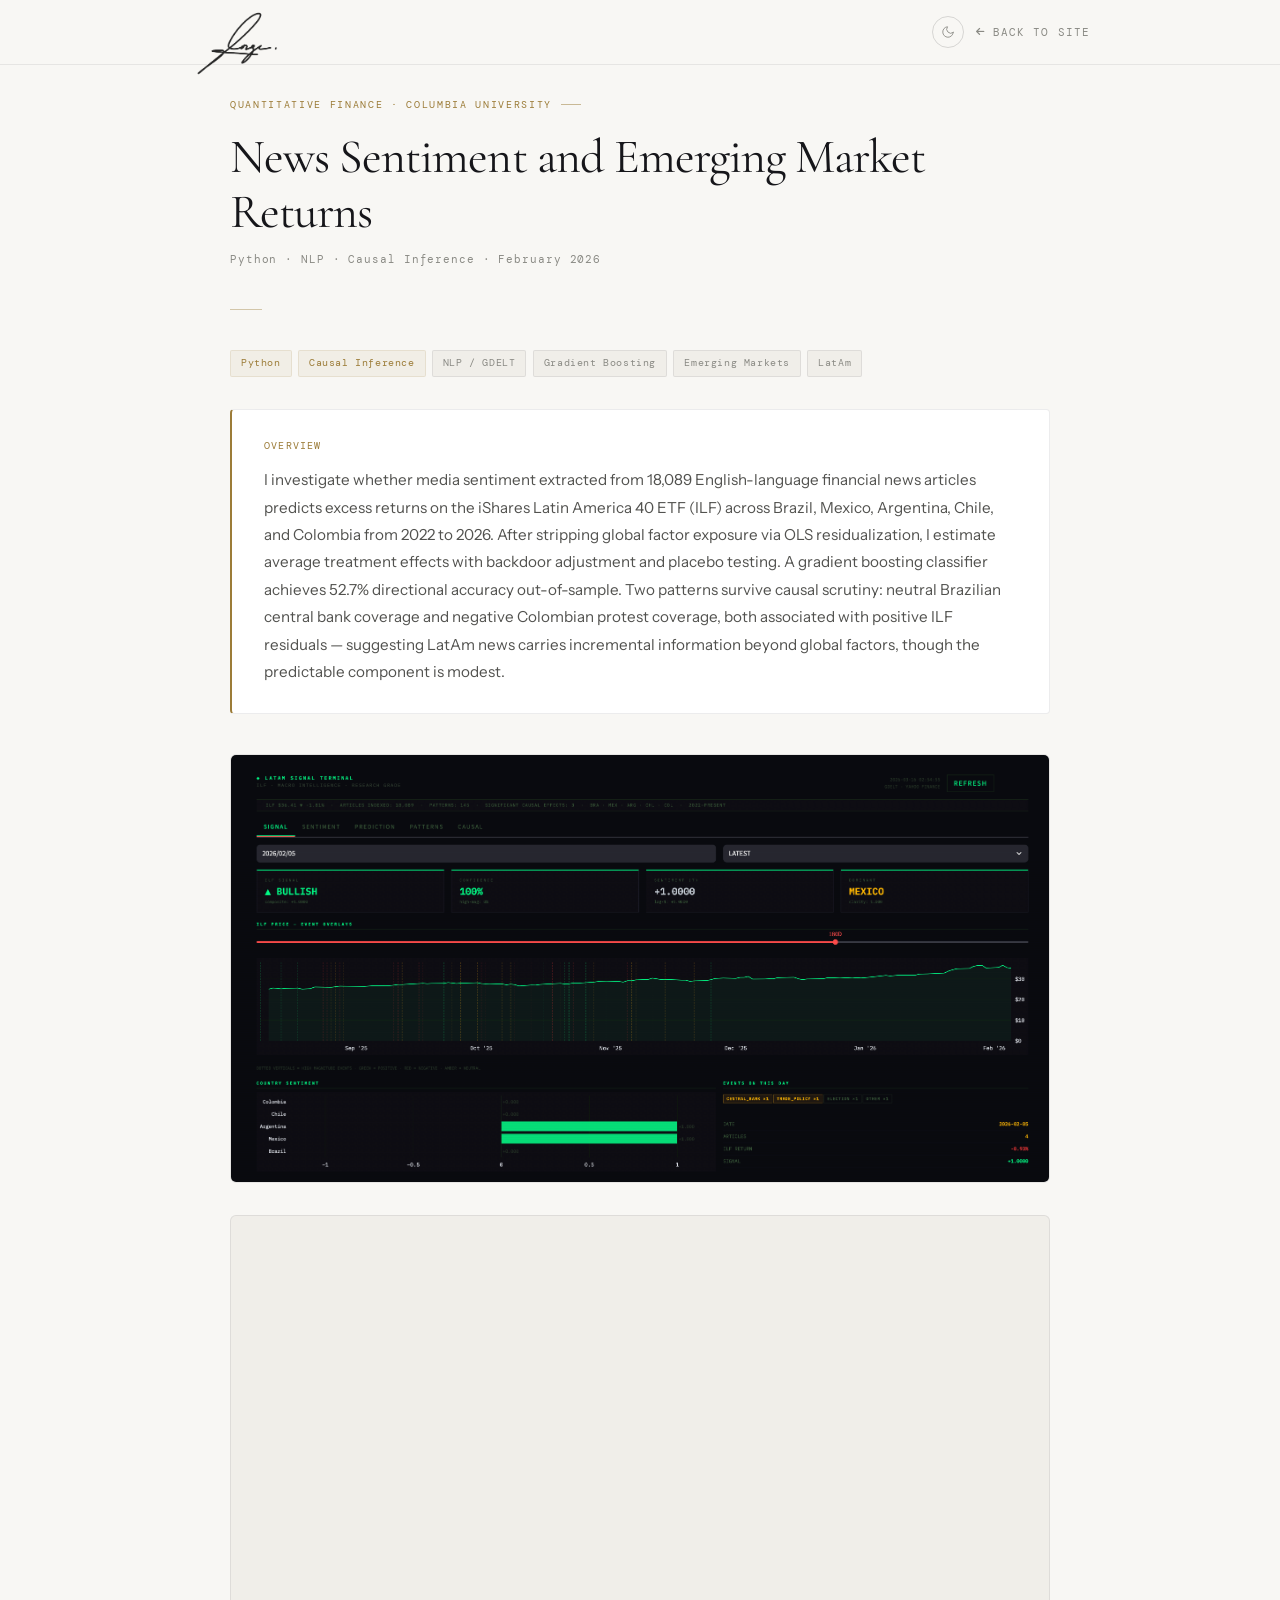
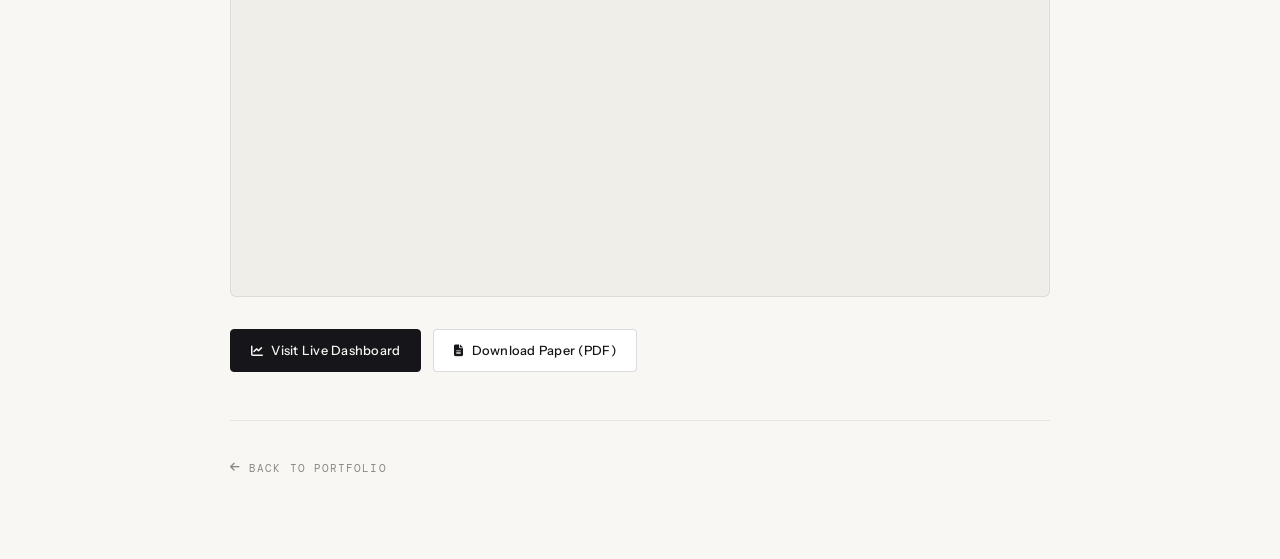
<file: latin-markets.html>
<!DOCTYPE html>
<html lang="en" data-theme="light">
<head>
    <meta charset="UTF-8" />
    <meta name="viewport" content="width=device-width, initial-scale=1.0"/>
    <link rel="preconnect" href="https://fonts.googleapis.com">
    <link rel="preconnect" href="https://fonts.gstatic.com" crossorigin>
    <link href="https://fonts.googleapis.com/css2?family=Cormorant+Garamond:ital,wght@0,300;0,400;0,500;0,600;1,300;1,400;1,500&family=Instrument+Sans:ital,wght@0,300;0,400;0,500;0,600;1,400&family=DM+Mono:wght@300;400;500&display=swap" rel="stylesheet">
    <link rel="stylesheet" href="https://cdnjs.cloudflare.com/ajax/libs/font-awesome/6.5.0/css/all.min.css">
    <title>LatAm Market Predictor — Jorge D. Ballestero</title>

    <style>
        :root {
            --font-display: 'Cormorant Garamond', Georgia, serif;
            --font-body: 'Instrument Sans', -apple-system, sans-serif;
            --font-mono: 'DM Mono', monospace;
            --bg: #F8F7F4;
            --bg-card: #FFFFFF;
            --bg-secondary: #F0EEE9;
            --text-primary: #16161A;
            --text-secondary: #52524F;
            --text-tertiary: #8A8A84;
            --accent: #9C7C38;
            --accent-soft: rgba(156, 124, 56, 0.07);
            --accent-medium: rgba(156, 124, 56, 0.13);
            --border: rgba(22, 22, 26, 0.08);
            --border-strong: rgba(22, 22, 26, 0.15);
        }

        [data-theme="dark"] {
            --bg: #0D0D0C;
            --bg-card: #161614;
            --bg-secondary: #1E1E1B;
            --text-primary: #EEECEA;
            --text-secondary: #9A9A92;
            --text-tertiary: #64645E;
            --accent: #C4A46B;
            --accent-soft: rgba(196, 164, 107, 0.07);
            --accent-medium: rgba(196, 164, 107, 0.13);
            --border: rgba(238, 236, 234, 0.06);
            --border-strong: rgba(238, 236, 234, 0.11);
        }

        *, *::before, *::after { margin: 0; padding: 0; box-sizing: border-box; }

        body {
            font-family: var(--font-body);
            background: var(--bg);
            color: var(--text-primary);
            line-height: 1.7;
            font-size: 15px;
            -webkit-font-smoothing: antialiased;
            transition: background 0.4s ease, color 0.4s ease;
        }

        .nav {
            position: fixed;
            top: 0; left: 0; right: 0;
            z-index: 100;
            background: color-mix(in srgb, var(--bg) 94%, transparent);
            backdrop-filter: blur(20px);
            border-bottom: 1px solid var(--border);
            padding: 0 2.5rem;
            transition: background 0.4s ease, border-color 0.4s ease;
        }
        .nav-inner {
            max-width: 900px;
            margin: 0 auto;
            height: 64px;
            display: flex;
            align-items: center;
            justify-content: space-between;
        }
        .nav-wordmark {
            display: flex;
            align-items: center;
            text-decoration: none;
        }
        .nav-signature {
            height: 90px;
            width: auto;
            display: block;
            opacity: 0.85;
            transition: opacity 0.25s ease;
            margin-top: 25px;
        }
        .nav-signature:hover { opacity: 1; }
        [data-theme="dark"] .nav-signature { filter: invert(1); }
        .nav-right {
            display: flex;
            align-items: center;
            gap: 0.75rem;
        }
        .nav-back {
            display: flex;
            align-items: center;
            gap: 0.5rem;
            font-family: var(--font-mono);
            font-size: 0.68rem;
            letter-spacing: 0.1em;
            text-transform: uppercase;
            color: var(--text-tertiary);
            text-decoration: none;
            transition: color 0.25s ease;
        }
        .nav-back:hover { color: var(--accent); }
        .nav-back i { font-size: 0.6rem; }
        .theme-btn {
            background: none;
            border: 1px solid var(--border-strong);
            cursor: pointer;
            width: 32px;
            height: 32px;
            border-radius: 50%;
            display: flex;
            align-items: center;
            justify-content: center;
            color: var(--text-tertiary);
            transition: border-color 0.25s ease, background 0.25s ease, color 0.25s ease;
        }
        .theme-btn:hover { border-color: var(--accent); background: var(--accent-soft); color: var(--accent); }
        .theme-icon { width: 14px; height: 14px; stroke-linecap: round; stroke-linejoin: round; }
        [data-theme="light"] .theme-icon.sun { display: none; }
        [data-theme="light"] .theme-icon.moon { display: block; }
        [data-theme="dark"] .theme-icon.sun { display: block; }
        [data-theme="dark"] .theme-icon.moon { display: none; }

        .page {
            max-width: 900px;
            margin: 0 auto;
            padding: 6rem 2.5rem 5rem;
        }

        .page-label {
            font-family: var(--font-mono);
            font-size: 0.65rem;
            letter-spacing: 0.16em;
            text-transform: uppercase;
            color: var(--accent);
            display: flex;
            align-items: center;
            gap: 0.6rem;
            margin-bottom: 1rem;
        }
        .page-label::after {
            content: '';
            display: block;
            width: 20px;
            height: 1px;
            background: var(--accent);
            opacity: 0.5;
        }
        .page-title {
            font-family: var(--font-display);
            font-size: clamp(2rem, 4vw, 3rem);
            font-weight: 400;
            line-height: 1.15;
            letter-spacing: -0.02em;
            color: var(--text-primary);
            margin-bottom: 0.6rem;
        }
        .page-meta {
            font-family: var(--font-mono);
            font-size: 0.7rem;
            letter-spacing: 0.08em;
            color: var(--text-tertiary);
            margin-bottom: 2.5rem;
        }

        .rule {
            width: 32px;
            height: 1px;
            background: var(--accent);
            opacity: 0.4;
            margin-bottom: 2.5rem;
        }

        .tags {
            display: flex;
            flex-wrap: wrap;
            gap: 0.4rem;
            margin-bottom: 2rem;
        }
        .tag {
            font-family: var(--font-mono);
            font-size: 0.62rem;
            letter-spacing: 0.06em;
            color: var(--text-tertiary);
            background: var(--bg-secondary);
            border: 1px solid var(--border);
            padding: 4px 10px;
            border-radius: 2px;
        }
        .tag--accent {
            color: var(--accent);
            background: var(--accent-soft);
            border-color: var(--accent-medium);
        }

        .abstract {
            background: var(--bg-card);
            border: 1px solid var(--border);
            border-left: 2px solid var(--accent);
            border-radius: 4px;
            padding: 1.75rem 2rem;
            margin-bottom: 2.5rem;
        }
        .abstract-label {
            font-family: var(--font-mono);
            font-size: 0.62rem;
            letter-spacing: 0.12em;
            text-transform: uppercase;
            color: var(--accent);
            margin-bottom: 0.75rem;
        }
        .abstract p {
            font-size: 0.95rem;
            color: var(--text-secondary);
            line-height: 1.8;
            font-weight: 300;
            margin-bottom: 0.85rem;
        }
        .abstract p:last-child { margin-bottom: 0; }

        .preview-img {
            width: 100%;
            border-radius: 6px;
            border: 1px solid var(--border);
            margin-bottom: 2rem;
            display: block;
        }

        .embed-wrapper {
            border: 1px solid var(--border);
            border-radius: 6px;
            overflow: hidden;
            margin-bottom: 2rem;
            background: var(--bg-secondary);
        }
        .embed-wrapper iframe {
            width: 100%;
            height: 680px;
            border: none;
            display: block;
        }

        .actions {
            display: flex;
            flex-wrap: wrap;
            gap: 0.75rem;
            margin-bottom: 3rem;
        }
        .btn {
            display: inline-flex;
            align-items: center;
            gap: 0.5rem;
            font-family: var(--font-body);
            font-size: 0.8rem;
            font-weight: 500;
            letter-spacing: 0.02em;
            padding: 10px 20px;
            border-radius: 4px;
            text-decoration: none;
            transition: all 0.25s ease;
            border: 1px solid var(--border-strong);
            color: var(--text-primary);
            background: var(--bg-card);
        }
        .btn:hover {
            border-color: var(--accent);
            color: var(--accent);
            background: var(--accent-soft);
        }
        .btn--primary {
            background: var(--text-primary);
            color: var(--bg);
            border-color: var(--text-primary);
        }
        .btn--primary:hover {
            background: var(--accent);
            border-color: var(--accent);
            color: #fff;
        }
        .btn i { font-size: 0.75rem; }

        .page-footer {
            padding-top: 2rem;
            border-top: 1px solid var(--border);
        }
        .footer-back {
            font-family: var(--font-mono);
            font-size: 0.68rem;
            letter-spacing: 0.1em;
            text-transform: uppercase;
            color: var(--text-tertiary);
            text-decoration: none;
            display: inline-flex;
            align-items: center;
            gap: 0.5rem;
            transition: color 0.25s ease;
        }
        .footer-back:hover { color: var(--accent); }

        @media (max-width: 600px) {
            .page { padding: 5rem 1.5rem 4rem; }
            .nav { padding: 0 1.5rem; }
            .actions { flex-direction: column; }
            .btn { justify-content: center; }
        }
    </style>
</head>
<body>

    <nav class="nav">
        <div class="nav-inner">
            <a href="index.html" class="nav-wordmark">
                <img src="assets/signature.png" alt="Jorge Ballestero" class="nav-signature">
            </a>
            <div class="nav-right">
                <button class="theme-btn" id="theme-btn" aria-label="Toggle dark mode">
                    <svg class="theme-icon moon" viewBox="0 0 24 24" fill="none" stroke="currentColor" stroke-width="1.5"><path d="M21 12.79A9 9 0 1 1 11.21 3 7 7 0 0 0 21 12.79z"/></svg>
                    <svg class="theme-icon sun" viewBox="0 0 24 24" fill="none" stroke="currentColor" stroke-width="1.5"><circle cx="12" cy="12" r="5"/><line x1="12" y1="1" x2="12" y2="3"/><line x1="12" y1="21" x2="12" y2="23"/><line x1="4.22" y1="4.22" x2="5.64" y2="5.64"/><line x1="18.36" y1="18.36" x2="19.78" y2="19.78"/><line x1="1" y1="12" x2="3" y2="12"/><line x1="21" y1="12" x2="23" y2="12"/><line x1="4.22" y1="19.78" x2="5.64" y2="18.36"/><line x1="18.36" y1="5.64" x2="19.78" y2="4.22"/></svg>
                </button>
                <a href="index.html" class="nav-back"><i class="fas fa-arrow-left"></i> Back to site</a>
            </div>
        </div>
    </nav>

    <main class="page">
        <p class="page-label">Quantitative Finance · Columbia University</p>
        <h1 class="page-title">News Sentiment and Emerging Market Returns</h1>
        <p class="page-meta">Python · NLP · Causal Inference · February 2026</p>
        <div class="rule"></div>

        <div class="tags">
            <span class="tag tag--accent">Python</span>
            <span class="tag tag--accent">Causal Inference</span>
            <span class="tag">NLP / GDELT</span>
            <span class="tag">Gradient Boosting</span>
            <span class="tag">Emerging Markets</span>
            <span class="tag">LatAm</span>
        </div>

        <div class="abstract">
            <div class="abstract-label">Overview</div>
            <p>I investigate whether media sentiment extracted from 18,089 English-language financial news articles predicts excess returns on the iShares Latin America 40 ETF (ILF) across Brazil, Mexico, Argentina, Chile, and Colombia from 2022 to 2026. After stripping global factor exposure via OLS residualization, I estimate average treatment effects with backdoor adjustment and placebo testing. A gradient boosting classifier achieves 52.7% directional accuracy out-of-sample. Two patterns survive causal scrutiny: neutral Brazilian central bank coverage and negative Colombian protest coverage, both associated with positive ILF residuals — suggesting LatAm news carries incremental information beyond global factors, though the predictable component is modest.</p>
        </div>

        <img class="preview-img" src="assets/latam.png" alt="LatAm Signal Terminal dashboard" />

        <div class="embed-wrapper">
            <iframe src="https://latam-market-predictor.onrender.com" title="LatAm Market Predictor Dashboard"></iframe>
        </div>

        <div class="actions">
            <a href="https://latam-market-predictor.onrender.com" target="_blank" rel="noopener" class="btn btn--primary"><i class="fas fa-chart-line"></i> Visit Live Dashboard</a>
            <a href="pdf/JB_LatAm_WritingSample.pdf" download class="btn"><i class="fas fa-file-alt"></i> Download Paper (PDF)</a>
        </div>

        <div class="page-footer">
            <a href="index.html" class="footer-back"><i class="fas fa-arrow-left"></i> Back to portfolio</a>
        </div>
    </main>

    <script>
        (function () {
            var html = document.documentElement;
            var saved = localStorage.getItem('theme');
            if (saved) html.setAttribute('data-theme', saved);
            document.getElementById('theme-btn').addEventListener('click', function () {
                var next = html.getAttribute('data-theme') === 'light' ? 'dark' : 'light';
                html.setAttribute('data-theme', next);
                localStorage.setItem('theme', next);
            });
        })();
    </script>
</body>
</html>
</file>
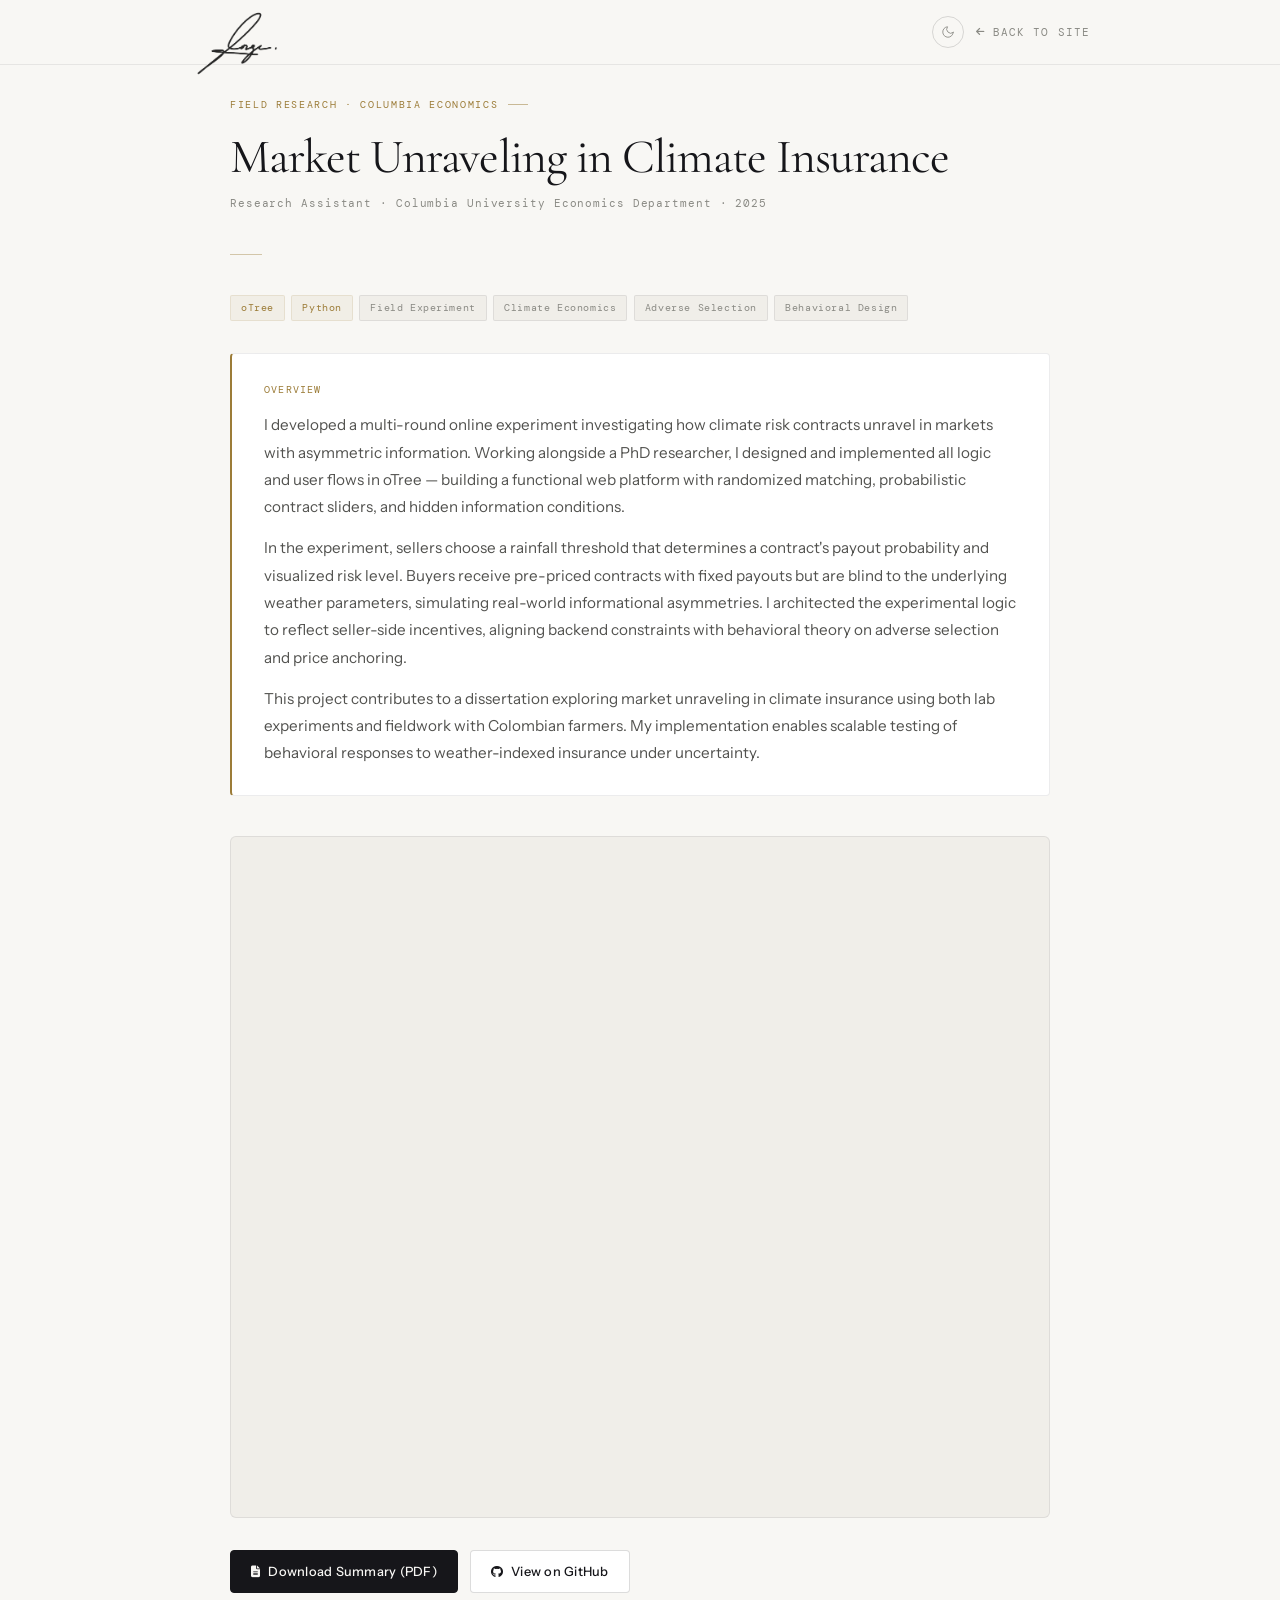
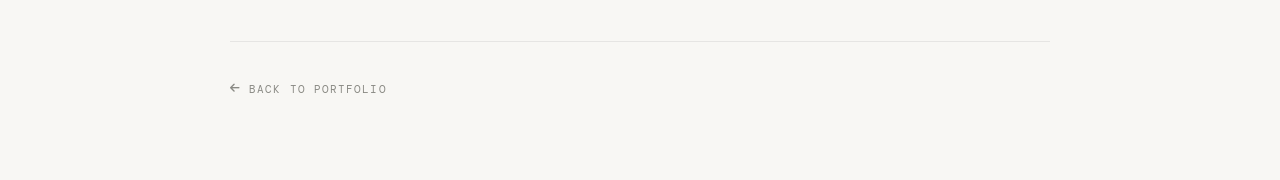
<file: otree-climate-insurance.html>
<!DOCTYPE html>
<html lang="en" data-theme="light">
<head>
    <meta charset="UTF-8" />
    <meta name="viewport" content="width=device-width, initial-scale=1.0"/>
    <link rel="preconnect" href="https://fonts.googleapis.com">
    <link rel="preconnect" href="https://fonts.gstatic.com" crossorigin>
    <link href="https://fonts.googleapis.com/css2?family=Cormorant+Garamond:ital,wght@0,300;0,400;0,500;0,600;1,300;1,400;1,500&family=Instrument+Sans:ital,wght@0,300;0,400;0,500;0,600;1,400&family=DM+Mono:wght@300;400;500&display=swap" rel="stylesheet">
    <link rel="stylesheet" href="https://cdnjs.cloudflare.com/ajax/libs/font-awesome/6.5.0/css/all.min.css">
    <title>Market Unraveling in Climate Insurance — Jorge D. Ballestero</title>

    <style>
        :root {
            --font-display: 'Cormorant Garamond', Georgia, serif;
            --font-body: 'Instrument Sans', -apple-system, sans-serif;
            --font-mono: 'DM Mono', monospace;
            --bg: #F8F7F4;
            --bg-card: #FFFFFF;
            --bg-secondary: #F0EEE9;
            --text-primary: #16161A;
            --text-secondary: #52524F;
            --text-tertiary: #8A8A84;
            --accent: #9C7C38;
            --accent-soft: rgba(156, 124, 56, 0.07);
            --accent-medium: rgba(156, 124, 56, 0.13);
            --border: rgba(22, 22, 26, 0.08);
            --border-strong: rgba(22, 22, 26, 0.15);
        }

        [data-theme="dark"] {
            --bg: #0D0D0C;
            --bg-card: #161614;
            --bg-secondary: #1E1E1B;
            --text-primary: #EEECEA;
            --text-secondary: #9A9A92;
            --text-tertiary: #64645E;
            --accent: #C4A46B;
            --accent-soft: rgba(196, 164, 107, 0.07);
            --accent-medium: rgba(196, 164, 107, 0.13);
            --border: rgba(238, 236, 234, 0.06);
            --border-strong: rgba(238, 236, 234, 0.11);
        }

        *, *::before, *::after { margin: 0; padding: 0; box-sizing: border-box; }

        body {
            font-family: var(--font-body);
            background: var(--bg);
            color: var(--text-primary);
            line-height: 1.7;
            font-size: 15px;
            -webkit-font-smoothing: antialiased;
            transition: background 0.4s ease, color 0.4s ease;
        }

        /* ── Nav ── */
        .nav {
            position: fixed;
            top: 0; left: 0; right: 0;
            z-index: 100;
            background: color-mix(in srgb, var(--bg) 94%, transparent);
            backdrop-filter: blur(20px);
            border-bottom: 1px solid var(--border);
            padding: 0 2.5rem;
            transition: background 0.4s ease, border-color 0.4s ease;
        }
        .nav-inner {
            max-width: 900px;
            margin: 0 auto;
            height: 64px;
            display: flex;
            align-items: center;
            justify-content: space-between;
        }
        .nav-wordmark {
            display: flex;
            align-items: center;
            text-decoration: none;
        }
        .nav-signature {
            height: 90px;
            width: auto;
            display: block;
            opacity: 0.85;
            transition: opacity 0.25s ease;
            margin-top: 25px;
        }
        .nav-signature:hover { opacity: 1; }
        [data-theme="dark"] .nav-signature { filter: invert(1); }
        .nav-right {
            display: flex;
            align-items: center;
            gap: 0.75rem;
        }
        .nav-back {
            display: flex;
            align-items: center;
            gap: 0.5rem;
            font-family: var(--font-mono);
            font-size: 0.68rem;
            letter-spacing: 0.1em;
            text-transform: uppercase;
            color: var(--text-tertiary);
            text-decoration: none;
            transition: color 0.25s ease;
        }
        .nav-back:hover { color: var(--accent); }
        .nav-back i { font-size: 0.6rem; }
        .theme-btn {
            background: none;
            border: 1px solid var(--border-strong);
            cursor: pointer;
            width: 32px;
            height: 32px;
            border-radius: 50%;
            display: flex;
            align-items: center;
            justify-content: center;
            color: var(--text-tertiary);
            transition: border-color 0.25s ease, background 0.25s ease, color 0.25s ease;
        }
        .theme-btn:hover { border-color: var(--accent); background: var(--accent-soft); color: var(--accent); }
        .theme-icon { width: 14px; height: 14px; stroke-linecap: round; stroke-linejoin: round; }
        [data-theme="light"] .theme-icon.sun { display: none; }
        [data-theme="light"] .theme-icon.moon { display: block; }
        [data-theme="dark"] .theme-icon.sun { display: block; }
        [data-theme="dark"] .theme-icon.moon { display: none; }

        /* ── Page ── */
        .page {
            max-width: 900px;
            margin: 0 auto;
            padding: 6rem 2.5rem 5rem;
        }

        /* ── Header ── */
        .page-label {
            font-family: var(--font-mono);
            font-size: 0.65rem;
            letter-spacing: 0.16em;
            text-transform: uppercase;
            color: var(--accent);
            display: flex;
            align-items: center;
            gap: 0.6rem;
            margin-bottom: 1rem;
        }
        .page-label::after {
            content: '';
            display: block;
            width: 20px;
            height: 1px;
            background: var(--accent);
            opacity: 0.5;
        }
        .page-title {
            font-family: var(--font-display);
            font-size: clamp(2rem, 4vw, 3rem);
            font-weight: 400;
            line-height: 1.15;
            letter-spacing: -0.02em;
            color: var(--text-primary);
            margin-bottom: 0.6rem;
        }
        .page-meta {
            font-family: var(--font-mono);
            font-size: 0.7rem;
            letter-spacing: 0.08em;
            color: var(--text-tertiary);
            margin-bottom: 2.5rem;
        }

        /* ── Divider ── */
        .rule {
            width: 32px;
            height: 1px;
            background: var(--accent);
            opacity: 0.4;
            margin-bottom: 2.5rem;
        }

        /* ── Abstract block ── */
        .abstract {
            background: var(--bg-card);
            border: 1px solid var(--border);
            border-left: 2px solid var(--accent);
            border-radius: 4px;
            padding: 1.75rem 2rem;
            margin-bottom: 2.5rem;
        }
        .abstract-label {
            font-family: var(--font-mono);
            font-size: 0.62rem;
            letter-spacing: 0.12em;
            text-transform: uppercase;
            color: var(--accent);
            margin-bottom: 0.75rem;
        }
        .abstract p {
            font-size: 0.95rem;
            color: var(--text-secondary);
            line-height: 1.8;
            font-weight: 300;
            margin-bottom: 0.85rem;
        }
        .abstract p:last-child { margin-bottom: 0; }

        /* ── Embed ── */
        .embed-wrapper {
            border: 1px solid var(--border);
            border-radius: 6px;
            overflow: hidden;
            margin-bottom: 2rem;
            background: var(--bg-secondary);
        }
        .embed-wrapper iframe {
            width: 100%;
            height: 680px;
            border: none;
            display: block;
        }

        /* ── Actions ── */
        .actions {
            display: flex;
            flex-wrap: wrap;
            gap: 0.75rem;
            margin-bottom: 3rem;
        }
        .btn {
            display: inline-flex;
            align-items: center;
            gap: 0.5rem;
            font-family: var(--font-body);
            font-size: 0.8rem;
            font-weight: 500;
            letter-spacing: 0.02em;
            padding: 10px 20px;
            border-radius: 4px;
            text-decoration: none;
            transition: all 0.25s ease;
            border: 1px solid var(--border-strong);
            color: var(--text-primary);
            background: var(--bg-card);
        }
        .btn:hover {
            border-color: var(--accent);
            color: var(--accent);
            background: var(--accent-soft);
        }
        .btn--primary {
            background: var(--text-primary);
            color: var(--bg);
            border-color: var(--text-primary);
        }
        .btn--primary:hover {
            background: var(--accent);
            border-color: var(--accent);
            color: #fff;
        }
        .btn i { font-size: 0.75rem; }

        /* ── Footer ── */
        .page-footer {
            padding-top: 2rem;
            border-top: 1px solid var(--border);
        }
        .footer-back {
            font-family: var(--font-mono);
            font-size: 0.68rem;
            letter-spacing: 0.1em;
            text-transform: uppercase;
            color: var(--text-tertiary);
            text-decoration: none;
            display: inline-flex;
            align-items: center;
            gap: 0.5rem;
            transition: color 0.25s ease;
        }
        .footer-back:hover { color: var(--accent); }

        /* ── Tags ── */
        .tags {
            display: flex;
            flex-wrap: wrap;
            gap: 0.4rem;
            margin-bottom: 2rem;
        }
        .tag {
            font-family: var(--font-mono);
            font-size: 0.62rem;
            letter-spacing: 0.06em;
            color: var(--text-tertiary);
            background: var(--bg-secondary);
            border: 1px solid var(--border);
            padding: 4px 10px;
            border-radius: 2px;
        }
        .tag--accent {
            color: var(--accent);
            background: var(--accent-soft);
            border-color: var(--accent-medium);
        }

        /* ── Preview image ── */
        .preview-img {
            width: 100%;
            border-radius: 6px;
            border: 1px solid var(--border);
            margin-bottom: 2rem;
            display: block;
        }

        @media (max-width: 600px) {
            .page { padding: 5rem 1.5rem 4rem; }
            .nav { padding: 0 1.5rem; }
            .actions { flex-direction: column; }
            .btn { justify-content: center; }
        }
    </style>
</head>
<body>

    <nav class="nav">
        <div class="nav-inner">
            <a href="index.html" class="nav-wordmark">
                <img src="assets/signature.png" alt="Jorge Ballestero" class="nav-signature">
            </a>
            <div class="nav-right">
                <button class="theme-btn" id="theme-btn" aria-label="Toggle dark mode">
                    <svg class="theme-icon moon" viewBox="0 0 24 24" fill="none" stroke="currentColor" stroke-width="1.5"><path d="M21 12.79A9 9 0 1 1 11.21 3 7 7 0 0 0 21 12.79z"/></svg>
                    <svg class="theme-icon sun" viewBox="0 0 24 24" fill="none" stroke="currentColor" stroke-width="1.5"><circle cx="12" cy="12" r="5"/><line x1="12" y1="1" x2="12" y2="3"/><line x1="12" y1="21" x2="12" y2="23"/><line x1="4.22" y1="4.22" x2="5.64" y2="5.64"/><line x1="18.36" y1="18.36" x2="19.78" y2="19.78"/><line x1="1" y1="12" x2="3" y2="12"/><line x1="21" y1="12" x2="23" y2="12"/><line x1="4.22" y1="19.78" x2="5.64" y2="18.36"/><line x1="18.36" y1="5.64" x2="19.78" y2="4.22"/></svg>
                </button>
                <a href="index.html" class="nav-back"><i class="fas fa-arrow-left"></i> Back to site</a>
            </div>
        </div>
    </nav>
    <main class="page">
        <p class="page-label">Field Research · Columbia Economics</p>
        <h1 class="page-title">Market Unraveling in Climate Insurance</h1>
        <p class="page-meta">Research Assistant · Columbia University Economics Department · 2025</p>
        <div class="rule"></div>
        <div class="tags">
            <span class="tag tag--accent">oTree</span>
            <span class="tag tag--accent">Python</span>
            <span class="tag">Field Experiment</span>
            <span class="tag">Climate Economics</span>
            <span class="tag">Adverse Selection</span>
            <span class="tag">Behavioral Design</span>
        </div>
        <div class="abstract">
            <div class="abstract-label">Overview</div>
            <p>I developed a multi-round online experiment investigating how climate risk contracts unravel in markets with asymmetric information. Working alongside a PhD researcher, I designed and implemented all logic and user flows in oTree — building a functional web platform with randomized matching, probabilistic contract sliders, and hidden information conditions.</p>
            <p>In the experiment, sellers choose a rainfall threshold that determines a contract's payout probability and visualized risk level. Buyers receive pre-priced contracts with fixed payouts but are blind to the underlying weather parameters, simulating real-world informational asymmetries. I architected the experimental logic to reflect seller-side incentives, aligning backend constraints with behavioral theory on adverse selection and price anchoring.</p>
            <p>This project contributes to a dissertation exploring market unraveling in climate insurance using both lab experiments and fieldwork with Colombian farmers. My implementation enables scalable testing of behavioral responses to weather-indexed insurance under uncertainty.</p>
        </div>
        <div class="embed-wrapper">
            <iframe src="https://climate-lab-test-0d4af70c1954.herokuapp.com/demo" title="oTree Climate Insurance Experiment"></iframe>
        </div>
        <div class="actions">
            <a href="pdf/climate-unraveling-overview.pdf" download class="btn btn--primary"><i class="fas fa-file-alt"></i> Download Summary (PDF)</a>
            <a href="https://github.com/ballestj/Climate_Lab" target="_blank" rel="noopener" class="btn"><i class="fab fa-github"></i> View on GitHub</a>
        </div>
        <div class="page-footer">
            <a href="index.html" class="footer-back"><i class="fas fa-arrow-left"></i> Back to portfolio</a>
        </div>
    </main>

    <script>
        (function () {
            var html = document.documentElement;
            var saved = localStorage.getItem('theme');
            if (saved) html.setAttribute('data-theme', saved);
            document.getElementById('theme-btn').addEventListener('click', function () {
                var next = html.getAttribute('data-theme') === 'light' ? 'dark' : 'light';
                html.setAttribute('data-theme', next);
                localStorage.setItem('theme', next);
            });
        })();
    </script>
</body>
</html>
</file>
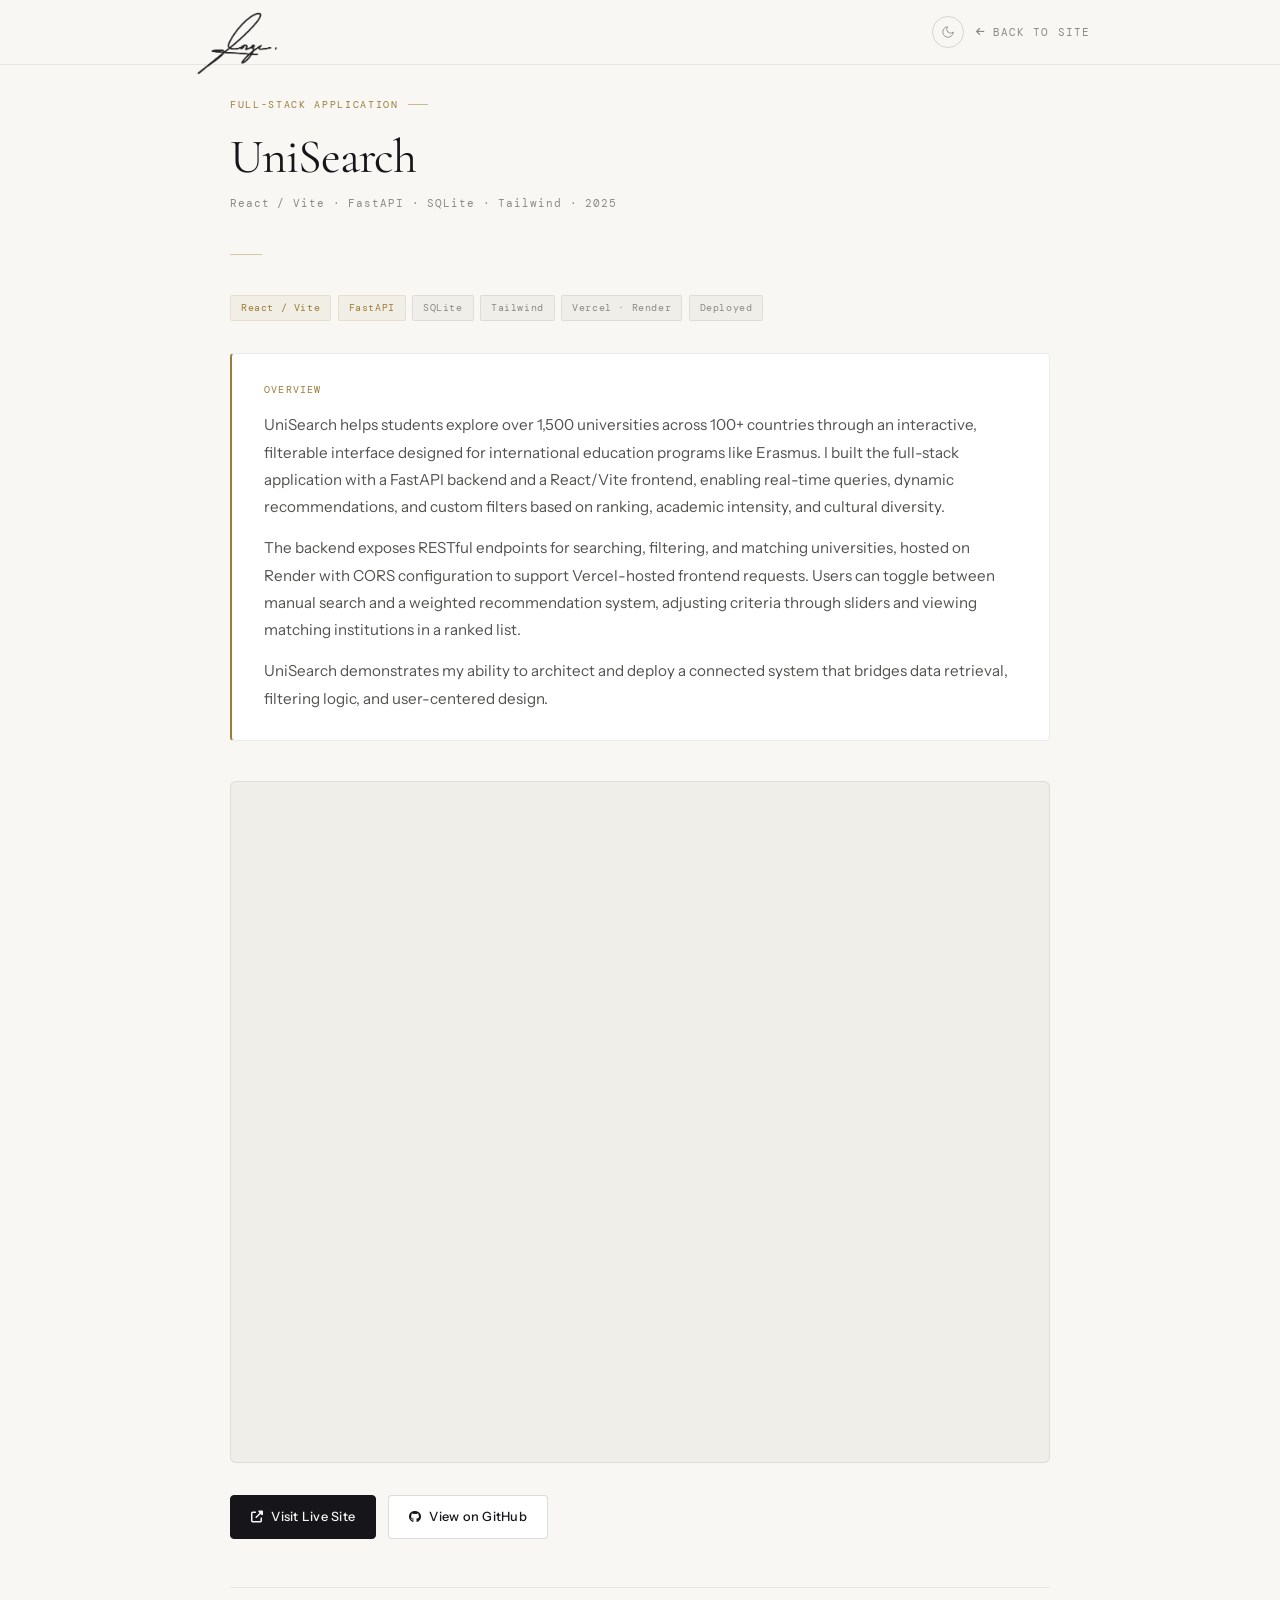
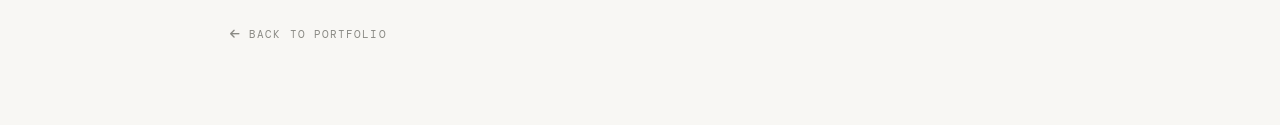
<file: unisearch-project.html>
<!DOCTYPE html>
<html lang="en" data-theme="light">
<head>
    <meta charset="UTF-8" />
    <meta name="viewport" content="width=device-width, initial-scale=1.0"/>
    <link rel="preconnect" href="https://fonts.googleapis.com">
    <link rel="preconnect" href="https://fonts.gstatic.com" crossorigin>
    <link href="https://fonts.googleapis.com/css2?family=Cormorant+Garamond:ital,wght@0,300;0,400;0,500;0,600;1,300;1,400;1,500&family=Instrument+Sans:ital,wght@0,300;0,400;0,500;0,600;1,400&family=DM+Mono:wght@300;400;500&display=swap" rel="stylesheet">
    <link rel="stylesheet" href="https://cdnjs.cloudflare.com/ajax/libs/font-awesome/6.5.0/css/all.min.css">
    <title>UniSearch — Jorge D. Ballestero</title>

    <style>
        :root {
            --font-display: 'Cormorant Garamond', Georgia, serif;
            --font-body: 'Instrument Sans', -apple-system, sans-serif;
            --font-mono: 'DM Mono', monospace;
            --bg: #F8F7F4;
            --bg-card: #FFFFFF;
            --bg-secondary: #F0EEE9;
            --text-primary: #16161A;
            --text-secondary: #52524F;
            --text-tertiary: #8A8A84;
            --accent: #9C7C38;
            --accent-soft: rgba(156, 124, 56, 0.07);
            --accent-medium: rgba(156, 124, 56, 0.13);
            --border: rgba(22, 22, 26, 0.08);
            --border-strong: rgba(22, 22, 26, 0.15);
        }

        [data-theme="dark"] {
            --bg: #0D0D0C;
            --bg-card: #161614;
            --bg-secondary: #1E1E1B;
            --text-primary: #EEECEA;
            --text-secondary: #9A9A92;
            --text-tertiary: #64645E;
            --accent: #C4A46B;
            --accent-soft: rgba(196, 164, 107, 0.07);
            --accent-medium: rgba(196, 164, 107, 0.13);
            --border: rgba(238, 236, 234, 0.06);
            --border-strong: rgba(238, 236, 234, 0.11);
        }

        *, *::before, *::after { margin: 0; padding: 0; box-sizing: border-box; }

        body {
            font-family: var(--font-body);
            background: var(--bg);
            color: var(--text-primary);
            line-height: 1.7;
            font-size: 15px;
            -webkit-font-smoothing: antialiased;
            transition: background 0.4s ease, color 0.4s ease;
        }

        /* ── Nav ── */
        .nav {
            position: fixed;
            top: 0; left: 0; right: 0;
            z-index: 100;
            background: color-mix(in srgb, var(--bg) 94%, transparent);
            backdrop-filter: blur(20px);
            border-bottom: 1px solid var(--border);
            padding: 0 2.5rem;
            transition: background 0.4s ease, border-color 0.4s ease;
        }
        .nav-inner {
            max-width: 900px;
            margin: 0 auto;
            height: 64px;
            display: flex;
            align-items: center;
            justify-content: space-between;
        }
        .nav-wordmark {
            display: flex;
            align-items: center;
            text-decoration: none;
        }
        .nav-signature {
            height: 90px;
            width: auto;
            display: block;
            opacity: 0.85;
            transition: opacity 0.25s ease;
            margin-top: 25px;
        }
        .nav-signature:hover { opacity: 1; }
        [data-theme="dark"] .nav-signature { filter: invert(1); }
        .nav-right {
            display: flex;
            align-items: center;
            gap: 0.75rem;
        }
        .nav-back {
            display: flex;
            align-items: center;
            gap: 0.5rem;
            font-family: var(--font-mono);
            font-size: 0.68rem;
            letter-spacing: 0.1em;
            text-transform: uppercase;
            color: var(--text-tertiary);
            text-decoration: none;
            transition: color 0.25s ease;
        }
        .nav-back:hover { color: var(--accent); }
        .nav-back i { font-size: 0.6rem; }
        .theme-btn {
            background: none;
            border: 1px solid var(--border-strong);
            cursor: pointer;
            width: 32px;
            height: 32px;
            border-radius: 50%;
            display: flex;
            align-items: center;
            justify-content: center;
            color: var(--text-tertiary);
            transition: border-color 0.25s ease, background 0.25s ease, color 0.25s ease;
        }
        .theme-btn:hover { border-color: var(--accent); background: var(--accent-soft); color: var(--accent); }
        .theme-icon { width: 14px; height: 14px; stroke-linecap: round; stroke-linejoin: round; }
        [data-theme="light"] .theme-icon.sun { display: none; }
        [data-theme="light"] .theme-icon.moon { display: block; }
        [data-theme="dark"] .theme-icon.sun { display: block; }
        [data-theme="dark"] .theme-icon.moon { display: none; }

        /* ── Page ── */
        .page {
            max-width: 900px;
            margin: 0 auto;
            padding: 6rem 2.5rem 5rem;
        }

        /* ── Header ── */
        .page-label {
            font-family: var(--font-mono);
            font-size: 0.65rem;
            letter-spacing: 0.16em;
            text-transform: uppercase;
            color: var(--accent);
            display: flex;
            align-items: center;
            gap: 0.6rem;
            margin-bottom: 1rem;
        }
        .page-label::after {
            content: '';
            display: block;
            width: 20px;
            height: 1px;
            background: var(--accent);
            opacity: 0.5;
        }
        .page-title {
            font-family: var(--font-display);
            font-size: clamp(2rem, 4vw, 3rem);
            font-weight: 400;
            line-height: 1.15;
            letter-spacing: -0.02em;
            color: var(--text-primary);
            margin-bottom: 0.6rem;
        }
        .page-meta {
            font-family: var(--font-mono);
            font-size: 0.7rem;
            letter-spacing: 0.08em;
            color: var(--text-tertiary);
            margin-bottom: 2.5rem;
        }

        /* ── Divider ── */
        .rule {
            width: 32px;
            height: 1px;
            background: var(--accent);
            opacity: 0.4;
            margin-bottom: 2.5rem;
        }

        /* ── Abstract block ── */
        .abstract {
            background: var(--bg-card);
            border: 1px solid var(--border);
            border-left: 2px solid var(--accent);
            border-radius: 4px;
            padding: 1.75rem 2rem;
            margin-bottom: 2.5rem;
        }
        .abstract-label {
            font-family: var(--font-mono);
            font-size: 0.62rem;
            letter-spacing: 0.12em;
            text-transform: uppercase;
            color: var(--accent);
            margin-bottom: 0.75rem;
        }
        .abstract p {
            font-size: 0.95rem;
            color: var(--text-secondary);
            line-height: 1.8;
            font-weight: 300;
            margin-bottom: 0.85rem;
        }
        .abstract p:last-child { margin-bottom: 0; }

        /* ── Embed ── */
        .embed-wrapper {
            border: 1px solid var(--border);
            border-radius: 6px;
            overflow: hidden;
            margin-bottom: 2rem;
            background: var(--bg-secondary);
        }
        .embed-wrapper iframe {
            width: 100%;
            height: 680px;
            border: none;
            display: block;
        }

        /* ── Actions ── */
        .actions {
            display: flex;
            flex-wrap: wrap;
            gap: 0.75rem;
            margin-bottom: 3rem;
        }
        .btn {
            display: inline-flex;
            align-items: center;
            gap: 0.5rem;
            font-family: var(--font-body);
            font-size: 0.8rem;
            font-weight: 500;
            letter-spacing: 0.02em;
            padding: 10px 20px;
            border-radius: 4px;
            text-decoration: none;
            transition: all 0.25s ease;
            border: 1px solid var(--border-strong);
            color: var(--text-primary);
            background: var(--bg-card);
        }
        .btn:hover {
            border-color: var(--accent);
            color: var(--accent);
            background: var(--accent-soft);
        }
        .btn--primary {
            background: var(--text-primary);
            color: var(--bg);
            border-color: var(--text-primary);
        }
        .btn--primary:hover {
            background: var(--accent);
            border-color: var(--accent);
            color: #fff;
        }
        .btn i { font-size: 0.75rem; }

        /* ── Footer ── */
        .page-footer {
            padding-top: 2rem;
            border-top: 1px solid var(--border);
        }
        .footer-back {
            font-family: var(--font-mono);
            font-size: 0.68rem;
            letter-spacing: 0.1em;
            text-transform: uppercase;
            color: var(--text-tertiary);
            text-decoration: none;
            display: inline-flex;
            align-items: center;
            gap: 0.5rem;
            transition: color 0.25s ease;
        }
        .footer-back:hover { color: var(--accent); }

        /* ── Tags ── */
        .tags {
            display: flex;
            flex-wrap: wrap;
            gap: 0.4rem;
            margin-bottom: 2rem;
        }
        .tag {
            font-family: var(--font-mono);
            font-size: 0.62rem;
            letter-spacing: 0.06em;
            color: var(--text-tertiary);
            background: var(--bg-secondary);
            border: 1px solid var(--border);
            padding: 4px 10px;
            border-radius: 2px;
        }
        .tag--accent {
            color: var(--accent);
            background: var(--accent-soft);
            border-color: var(--accent-medium);
        }

        /* ── Preview image ── */
        .preview-img {
            width: 100%;
            border-radius: 6px;
            border: 1px solid var(--border);
            margin-bottom: 2rem;
            display: block;
        }

        @media (max-width: 600px) {
            .page { padding: 5rem 1.5rem 4rem; }
            .nav { padding: 0 1.5rem; }
            .actions { flex-direction: column; }
            .btn { justify-content: center; }
        }
    </style>
</head>
<body>

    <nav class="nav">
        <div class="nav-inner">
            <a href="index.html" class="nav-wordmark">
                <img src="assets/signature.png" alt="Jorge Ballestero" class="nav-signature">
            </a>
            <div class="nav-right">
                <button class="theme-btn" id="theme-btn" aria-label="Toggle dark mode">
                    <svg class="theme-icon moon" viewBox="0 0 24 24" fill="none" stroke="currentColor" stroke-width="1.5"><path d="M21 12.79A9 9 0 1 1 11.21 3 7 7 0 0 0 21 12.79z"/></svg>
                    <svg class="theme-icon sun" viewBox="0 0 24 24" fill="none" stroke="currentColor" stroke-width="1.5"><circle cx="12" cy="12" r="5"/><line x1="12" y1="1" x2="12" y2="3"/><line x1="12" y1="21" x2="12" y2="23"/><line x1="4.22" y1="4.22" x2="5.64" y2="5.64"/><line x1="18.36" y1="18.36" x2="19.78" y2="19.78"/><line x1="1" y1="12" x2="3" y2="12"/><line x1="21" y1="12" x2="23" y2="12"/><line x1="4.22" y1="19.78" x2="5.64" y2="18.36"/><line x1="18.36" y1="5.64" x2="19.78" y2="4.22"/></svg>
                </button>
                <a href="index.html" class="nav-back"><i class="fas fa-arrow-left"></i> Back to site</a>
            </div>
        </div>
    </nav>
    <main class="page">
        <p class="page-label">Full-Stack Application</p>
        <h1 class="page-title">UniSearch</h1>
        <p class="page-meta">React / Vite · FastAPI · SQLite · Tailwind · 2025</p>
        <div class="rule"></div>
        <div class="tags">
            <span class="tag tag--accent">React / Vite</span>
            <span class="tag tag--accent">FastAPI</span>
            <span class="tag">SQLite</span>
            <span class="tag">Tailwind</span>
            <span class="tag">Vercel · Render</span>
            <span class="tag">Deployed</span>
        </div>
        <div class="abstract">
            <div class="abstract-label">Overview</div>
            <p>UniSearch helps students explore over 1,500 universities across 100+ countries through an interactive, filterable interface designed for international education programs like Erasmus. I built the full-stack application with a FastAPI backend and a React/Vite frontend, enabling real-time queries, dynamic recommendations, and custom filters based on ranking, academic intensity, and cultural diversity.</p>
            <p>The backend exposes RESTful endpoints for searching, filtering, and matching universities, hosted on Render with CORS configuration to support Vercel-hosted frontend requests. Users can toggle between manual search and a weighted recommendation system, adjusting criteria through sliders and viewing matching institutions in a ranked list.</p>
            <p>UniSearch demonstrates my ability to architect and deploy a connected system that bridges data retrieval, filtering logic, and user-centered design.</p>
        </div>
        <div class="embed-wrapper">
            <iframe src="https://unisearch-gamma.vercel.app" title="UniSearch Live App"></iframe>
        </div>
        <div class="actions">
            <a href="https://unisearch-gamma.vercel.app" target="_blank" rel="noopener" class="btn btn--primary"><i class="fas fa-external-link-alt"></i> Visit Live Site</a>
            <a href="https://github.com/ballestj/unisearch" target="_blank" rel="noopener" class="btn"><i class="fab fa-github"></i> View on GitHub</a>
        </div>
        <div class="page-footer">
            <a href="index.html" class="footer-back"><i class="fas fa-arrow-left"></i> Back to portfolio</a>
        </div>
    </main>

    <script>
        (function () {
            var html = document.documentElement;
            var saved = localStorage.getItem('theme');
            if (saved) html.setAttribute('data-theme', saved);
            document.getElementById('theme-btn').addEventListener('click', function () {
                var next = html.getAttribute('data-theme') === 'light' ? 'dark' : 'light';
                html.setAttribute('data-theme', next);
                localStorage.setItem('theme', next);
            });
        })();
    </script>
</body>
</html>
</file>
<file: css/style.css>
/* ═══════════════════════════════════════════════════════════
   JORGE D. BALLESTERO — PORTFOLIO
   Direction: Refined professional · Editorial · Business-grade
   Typography: Freight Display (display) + Instrument Sans (body)
   Palette: Warm white · Deep charcoal · Champagne gold
   ═══════════════════════════════════════════════════════════ */

   @import url('https://fonts.googleapis.com/css2?family=Cormorant+Garamond:ital,wght@0,300;0,400;0,500;0,600;1,300;1,400;1,500&family=Instrument+Sans:ital,wght@0,300;0,400;0,500;0,600;1,400&family=DM+Mono:wght@300;400;500&display=swap');

   /* ── Custom Properties ── */
   :root {
       --font-display: 'Cormorant Garamond', Georgia, serif;
       --font-body: 'Instrument Sans', -apple-system, sans-serif;
       --font-mono: 'DM Mono', monospace;
   
       --ease-out-expo: cubic-bezier(0.16, 1, 0.3, 1);
       --ease-out-quart: cubic-bezier(0.25, 1, 0.5, 1);
       --transition-theme: 0.4s var(--ease-out-expo);
   }
   
   [data-theme="light"] {
       --bg-primary: #F8F7F4;
       --bg-secondary: #F0EEE9;
       --bg-tertiary: #E6E3DC;
       --bg-card: #FFFFFF;
       --bg-card-hover: #FDFCFA;
       --text-primary: #16161A;
       --text-secondary: #52524F;
       --text-tertiary: #8A8A84;
       --accent: #9C7C38;
       --accent-light: #C4A46B;
       --accent-soft: rgba(156, 124, 56, 0.07);
       --accent-medium: rgba(156, 124, 56, 0.13);
       --accent-strong: rgba(156, 124, 56, 0.2);
       --border: rgba(22, 22, 26, 0.08);
       --border-strong: rgba(22, 22, 26, 0.15);
       --shadow-sm: 0 1px 4px rgba(0,0,0,0.04);
       --shadow-md: 0 4px 24px rgba(0,0,0,0.07);
       --shadow-lg: 0 16px 48px rgba(0,0,0,0.09);
       --shadow-glow: 0 0 48px rgba(156, 124, 56, 0.07);
       --nav-rule: rgba(22, 22, 26, 0.06);
       --grain-opacity: 0.022;
   }
   
   [data-theme="dark"] {
       --bg-primary: #0D0D0C;
       --bg-secondary: #161614;
       --bg-tertiary: #1E1E1B;
       --bg-card: #161614;
       --bg-card-hover: #1C1C19;
       --text-primary: #EEECEA;
       --text-secondary: #9A9A92;
       --text-tertiary: #64645E;
       --accent: #C4A46B;
       --accent-light: #D4B87E;
       --accent-soft: rgba(196, 164, 107, 0.07);
       --accent-medium: rgba(196, 164, 107, 0.13);
       --accent-strong: rgba(196, 164, 107, 0.2);
       --border: rgba(238, 236, 234, 0.06);
       --border-strong: rgba(238, 236, 234, 0.11);
       --shadow-sm: 0 1px 4px rgba(0,0,0,0.25);
       --shadow-md: 0 4px 24px rgba(0,0,0,0.35);
       --shadow-lg: 0 16px 48px rgba(0,0,0,0.45);
       --shadow-glow: 0 0 48px rgba(196, 164, 107, 0.05);
       --nav-rule: rgba(238, 236, 234, 0.05);
       --grain-opacity: 0.03;
   }
   
   /* ── Reset ── */
   *, *::before, *::after { margin: 0; padding: 0; box-sizing: border-box; }
   
   html {
       scroll-behavior: smooth;
       scroll-padding-top: 72px;
   }
   
   body {
       font-family: var(--font-body);
       background: var(--bg-primary);
       color: var(--text-primary);
       line-height: 1.7;
       font-weight: 400;
       font-size: 15px;
       transition: background var(--transition-theme), color var(--transition-theme);
       overflow-x: hidden;
       -webkit-font-smoothing: antialiased;
       -moz-osx-font-smoothing: grayscale;
   }
   
   /* Grain overlay */
   body::after {
       content: '';
       position: fixed;
       inset: 0;
       pointer-events: none;
       z-index: 9999;
       opacity: var(--grain-opacity);
       background-image: url("data:image/svg+xml,%3Csvg viewBox='0 0 256 256' xmlns='http://www.w3.org/2000/svg'%3E%3Cfilter id='n'%3E%3CfeTurbulence type='fractalNoise' baseFrequency='0.9' numOctaves='4' stitchTiles='stitch'/%3E%3C/filter%3E%3Crect width='100%25' height='100%25' filter='url(%23n)'/%3E%3C/svg%3E");
       background-repeat: repeat;
       background-size: 128px 128px;
   }
   
   ::selection {
       background: var(--accent-medium);
       color: var(--text-primary);
   }
   
   a { color: inherit; text-decoration: none; }
   img { max-width: 100%; display: block; }
   
   /* ── Inline hyperlinks in body text ── */
   .about-right a,
   .timeline-content a,
   .timeline-org a,
   .research-list-venue a,
   .edu-institution a,
   .edu-concentration-label a,
   .edu-sub a {
       color: var(--accent);
       text-decoration: none;
       border-bottom: 1px solid var(--accent-medium);
       transition: border-color 0.2s ease, color 0.2s ease;
   }

   .about-right a:hover,
   .timeline-content a:hover,
   .timeline-org a:hover,
   .research-list-venue a:hover,
   .edu-institution a:hover,
   .edu-concentration-label a:hover,
   .edu-sub a:hover {
       color: var(--accent-light);
       border-bottom-color: var(--accent);
   }
   
   .container {
       max-width: 1120px;
       margin: 0 auto;
       padding: 0 2.5rem;
   }
   
   /* ══════════════════════════════════════
      ANIMATIONS
      ══════════════════════════════════════ */
   .anim-up {
       opacity: 0;
       transform: translateY(24px);
       animation: animUp 0.85s var(--ease-out-expo) forwards;
       animation-delay: var(--delay, 0s);
   }
   
   @keyframes animUp {
       to { opacity: 1; transform: translateY(0); }
   }
   
   .reveal {
       opacity: 0;
       transform: translateY(22px);
       filter: blur(2px);
       transition: opacity 0.75s var(--ease-out-expo), transform 0.75s var(--ease-out-expo), filter 0.75s var(--ease-out-expo);
   }
   
   .reveal.visible {
       opacity: 1;
       transform: translateY(0);
       filter: blur(0);
   }
   
   
   
   /* ══════════════════════════════════════
      NAVIGATION
      ══════════════════════════════════════ */
   .nav {
       position: fixed;
       top: 0;
       left: 0;
       right: 0;
       z-index: 1000;
       transition: background 0.4s ease, box-shadow 0.4s ease, border-color 0.4s ease;
       border-bottom: 1px solid transparent;
   }
   
   .nav.scrolled {
       background: color-mix(in srgb, var(--bg-primary) 92%, transparent);
       backdrop-filter: blur(24px) saturate(1.3);
       -webkit-backdrop-filter: blur(24px) saturate(1.3);
       border-bottom-color: var(--nav-rule);
   }
   
   .nav-inner {
       max-width: 1120px;
       margin: 0 auto;
       padding: 0 2.5rem;
       display: flex;
       align-items: center;
       justify-content: space-between;
       height: 68px;
   }
   
   .nav-wordmark {
       font-family: var(--font-display);
       font-size: 1.35rem;
       font-weight: 400;
       color: var(--text-primary);
       letter-spacing: 0.01em;
       transition: color var(--transition-theme);
       display: flex;
       align-items: center;
       gap: 0.1em;
   }
   
   .nav-dot { color: var(--accent); }
   
   .nav-links {
       display: flex;
       align-items: center;
       gap: 2rem;
       list-style: none;
   }
   
   .nav-links a {
       font-size: 0.72rem;
       font-weight: 500;
       color: var(--text-tertiary);
       letter-spacing: 0.08em;
       text-transform: uppercase;
       transition: color 0.25s ease;
       position: relative;
       border-bottom: none !important;
   }
   
   .nav-links a::after {
       content: '';
       position: absolute;
       bottom: -2px;
       left: 0;
       width: 0;
       height: 1px;
       background: var(--accent);
       transition: width 0.35s var(--ease-out-expo);
   }
   
   .nav-links a:hover { color: var(--text-primary); }
   .nav-links a:hover::after { width: 100%; }
   
   .nav-actions {
       display: flex;
       align-items: center;
       gap: 0.75rem;
   }
   
   .theme-btn {
       background: none;
       border: 1px solid var(--border-strong);
       cursor: pointer;
       width: 32px;
       height: 32px;
       border-radius: 50%;
       display: flex;
       align-items: center;
       justify-content: center;
       color: var(--text-tertiary);
       transition: border-color 0.25s ease, background 0.25s ease;
   }
   
   .theme-btn:hover {
       border-color: var(--accent);
       background: var(--accent-soft);
       color: var(--accent);
   }
   
   .theme-icon {
       width: 14px;
       height: 14px;
       stroke-linecap: round;
       stroke-linejoin: round;
   }
   
   [data-theme="light"] .theme-icon.sun { display: none; }
   [data-theme="light"] .theme-icon.moon { display: block; }
   [data-theme="dark"] .theme-icon.sun { display: block; }
   [data-theme="dark"] .theme-icon.moon { display: none; }
   
   .nav-cv-btn {
       display: flex;
       align-items: center;
       gap: 0.4rem;
       font-size: 0.7rem;
       font-weight: 600;
       letter-spacing: 0.1em;
       text-transform: uppercase;
       color: var(--text-primary);
       background: var(--bg-card);
       border: 1px solid var(--border-strong);
       padding: 7px 16px;
       border-radius: 4px;
       transition: background 0.25s ease, border-color 0.25s ease, color 0.25s ease;
   }
   
   .nav-cv-btn:hover {
       background: var(--accent);
       border-color: var(--accent);
       color: #fff;
   }
   
   .nav-cv-btn i { font-size: 0.6rem; }
   
   /* Hamburger */
   .nav-hamburger {
       display: none;
       background: none;
       border: none;
       cursor: pointer;
       width: 28px;
       height: 20px;
       position: relative;
       z-index: 1001;
   }
   
   .nav-hamburger span {
       display: block;
       width: 100%;
       height: 1px;
       background: var(--text-primary);
       position: absolute;
       left: 0;
       transition: transform 0.3s ease, opacity 0.3s ease;
   }
   
   .nav-hamburger span:nth-child(1) { top: 0; }
   .nav-hamburger span:nth-child(2) { top: 50%; transform: translateY(-50%); }
   .nav-hamburger span:nth-child(3) { bottom: 0; }
   
   .nav-hamburger.active span:nth-child(1) { top: 50%; transform: translateY(-50%) rotate(45deg); }
   .nav-hamburger.active span:nth-child(2) { opacity: 0; }
   .nav-hamburger.active span:nth-child(3) { bottom: auto; top: 50%; transform: translateY(-50%) rotate(-45deg); }
   
   /* Mobile overlay */
   .mobile-overlay {
       position: fixed;
       inset: 0;
       z-index: 999;
       background: color-mix(in srgb, var(--bg-primary) 97%, transparent);
       backdrop-filter: blur(30px);
       -webkit-backdrop-filter: blur(30px);
       display: flex;
       align-items: center;
       justify-content: center;
       opacity: 0;
       pointer-events: none;
       transition: opacity 0.35s ease;
   }
   
   .mobile-overlay.open { opacity: 1; pointer-events: all; }
   
   .mobile-menu-inner {
       text-align: center;
       display: flex;
       flex-direction: column;
       gap: 1.75rem;
   }
   
   .mobile-link {
       font-family: var(--font-display);
       font-size: 2.2rem;
       font-weight: 400;
       color: var(--text-primary);
       letter-spacing: -0.01em;
       transition: color 0.25s ease;
   }
   
   .mobile-link:hover { color: var(--accent); }
   
   .mobile-menu-footer {
       margin-top: 2.5rem;
       padding-top: 2rem;
       border-top: 1px solid var(--border);
   }
   
   .mobile-menu-footer a {
       font-family: var(--font-mono);
       font-size: 0.78rem;
       color: var(--text-tertiary);
       letter-spacing: 0.04em;
   }
   
   /* ══════════════════════════════════════
      HERO
      ══════════════════════════════════════ */
   .hero {
       display: block;
       padding-top: clamp(3.5rem, 6vw, 6rem);
       padding-bottom: clamp(3rem, 5vw, 5rem);
       position: relative;
       overflow: hidden;
   }
   
   /* Subtle background grid lines */
   .hero::before {
       content: '';
       position: absolute;
       inset: 0;
       background-image:
           linear-gradient(var(--border) 1px, transparent 1px),
           linear-gradient(90deg, var(--border) 1px, transparent 1px);
       background-size: 80px 80px;
       opacity: 0.4;
       pointer-events: none;
       z-index: 0;
   }
   
   .hero-bg-accent {
       position: absolute;
       top: -15%;
       right: -8%;
       width: 700px;
       height: 700px;
       border-radius: 50%;
       background: radial-gradient(circle, var(--accent-soft) 0%, transparent 65%);
       pointer-events: none;
       filter: blur(80px);
   }
   
   .hero-container {
       display: grid;
       grid-template-columns: 1fr 360px;
       gap: clamp(2rem, 5vw, 5rem);
       align-items: start;
       position: relative;
       z-index: 1;
   }
   
   .hero-tag {
       font-family: var(--font-mono);
       font-size: 0.7rem;
       font-weight: 400;
       letter-spacing: 0.14em;
       text-transform: uppercase;
       color: var(--accent);
       margin-bottom: 1.5rem;
       display: flex;
       align-items: center;
       gap: 0.75rem;
   }
   
   .hero-tag::before {
       content: '';
       display: block;
       width: 24px;
       height: 1px;
       background: var(--accent);
       opacity: 0.6;
   }
   
   .hero-name {
       font-family: var(--font-display);
       font-size: clamp(2.8rem, 5.5vw, 4.6rem);
       font-weight: 300;
       line-height: 1.06;
       letter-spacing: -0.025em;
       color: var(--text-primary);
       margin-bottom: 1.75rem;
   }
   
   .hero-name em {
       font-style: italic;
       font-weight: 400;
       color: var(--accent);
   }
   
   .hero-description {
       font-size: 1rem;
       line-height: 1.8;
       color: var(--text-secondary);
       max-width: 520px;
       margin-bottom: 2.25rem;
       font-weight: 300;
   }
   
   .hero-contact {
       display: flex;
       flex-wrap: wrap;
       gap: 0.6rem;
       margin-bottom: 2.5rem;
   }
   
   .hero-contact-item {
       display: flex;
       align-items: center;
       gap: 0.45rem;
       font-size: 0.8rem;
       font-weight: 500;
       color: var(--text-secondary);
       padding: 7px 14px;
       border: 1px solid var(--border-strong);
       border-radius: 3px;
       transition: border-color 0.25s ease, color 0.25s ease, background 0.25s ease;
       letter-spacing: 0.01em;
   }
   
   .hero-contact-item:hover {
       border-color: var(--accent);
       color: var(--accent);
       background: var(--accent-soft);
   }
   
   .hero-contact-item i {
       font-size: 0.75rem;
       color: var(--accent);
   }
   
   /* Portrait */
   .hero-right {
       display: flex;
       flex-direction: column;
       align-items: center;
       gap: 2rem;
   }
   
   .hero-portrait {
       position: relative;
       width: 260px;
       height: 320px;
   }
   
   .hero-img {
       width: 100%;
       height: 100%;
       object-fit: cover;
       border-radius: 4px;
       position: relative;
       z-index: 1;
       filter: grayscale(8%);
       transition: filter 0.4s ease;
   }
   
   .hero-portrait:hover .hero-img {
       filter: grayscale(0%);
   }
   
   .hero-portrait-frame {
       position: absolute;
       top: 12px;
       left: 12px;
       right: -12px;
       bottom: -12px;
       border: 1px solid var(--accent-medium);
       border-radius: 4px;
       pointer-events: none;
       z-index: 0;
   }
   
   /* Stats */
   .hero-stats {
       display: flex;
       gap: 0;
       width: 100%;
       border: 1px solid var(--border-strong);
       border-radius: 4px;
       overflow: hidden;
       background: var(--bg-card);
   }
   
   .hero-stat {
       flex: 1;
   }
   
   .hero-stat {
       text-align: center;
       padding: 1rem 0.5rem;
       border-right: 1px solid var(--border);
       transition: background 0.25s ease;
   }
   
   .hero-stat:last-child { border-right: none; }
   
   .hero-stat:hover { background: var(--accent-soft); }
   
   .hero-stat-value {
       display: block;
       font-family: var(--font-display);
       font-size: 1.9rem;
       font-weight: 400;
       color: var(--accent);
       line-height: 1.1;
       margin-bottom: 0.2rem;
   }
   
   .hero-stat-label {
       font-family: var(--font-mono);
       font-size: 0.58rem;
       letter-spacing: 0.1em;
       text-transform: uppercase;
       color: var(--text-tertiary);
   }
   
   /* Scroll indicator */
   .hero-scroll {
       position: absolute;
       bottom: 2.5rem;
       left: 50%;
       transform: translateX(-50%);
       display: flex;
       flex-direction: column;
       align-items: center;
       gap: 0.5rem;
       color: var(--text-tertiary);
       font-family: var(--font-mono);
       font-size: 0.58rem;
       letter-spacing: 0.18em;
       text-transform: uppercase;
       z-index: 1;
   }
   
   .scroll-line {
       width: 1px;
       height: 32px;
       background: linear-gradient(to bottom, var(--accent), transparent);
       animation: scrollPulse 2.2s ease-in-out infinite;
   }
   
   @keyframes scrollPulse {
       0%, 100% { opacity: 0.3; }
       50% { opacity: 1; }
   }
   
   /* ══════════════════════════════════════
      SECTIONS — SHARED
      ══════════════════════════════════════ */
   .section {
       padding: clamp(3rem, 6vw, 5rem) 0;
       position: relative;
   }
   
   .section--alt {
       background: var(--bg-secondary);
       transition: background var(--transition-theme);
   }
   
   .section--edu {
       padding: 4.5rem 0;
       background: var(--bg-secondary);
       transition: background var(--transition-theme);
       border-top: 1px solid var(--border);
       border-bottom: 1px solid var(--border);
   }
   
   .section-label {
       font-family: var(--font-mono);
       font-size: 0.65rem;
       font-weight: 400;
       letter-spacing: 0.16em;
       text-transform: uppercase;
       color: var(--accent);
       margin-bottom: 0.85rem;
       display: flex;
       align-items: center;
       gap: 0.6rem;
   }
   
   .section-label::after {
       content: '';
       display: block;
       width: 20px;
       height: 1px;
       background: var(--accent);
       opacity: 0.5;
   }
   
   .section-heading {
       font-family: var(--font-display);
       font-size: clamp(1.75rem, 3vw, 2.4rem);
       font-weight: 400;
       line-height: 1.2;
       letter-spacing: -0.02em;
       color: var(--text-primary);
       margin-bottom: 0.85rem;
   }
   
   .section-heading em {
       font-style: italic;
       color: var(--accent);
   }
   
   .section-rule {
       width: 32px;
       height: 1px;
       background: var(--accent);
       margin-bottom: 3rem;
       opacity: 0.45;
   }
   
   /* ══════════════════════════════════════
      ABOUT
      ══════════════════════════════════════ */
   .about-grid {
       display: grid;
       grid-template-columns: 1fr 1.1fr;
       gap: clamp(2rem, 5vw, 5rem);
       align-items: start;
   }
   
   .about-right p {
       color: var(--text-secondary);
       font-size: 0.95rem;
       margin-bottom: 1rem;
       line-height: 1.8;
       font-weight: 300;
   }
   
   /* ══════════════════════════════════════
      PROJECT CARDS
      ══════════════════════════════════════ */
   .project-grid {
       display: grid;
       grid-template-columns: 1fr 1fr;
       gap: 1.25rem;
   }
   
   .project-grid--bento {
       grid-template-columns: 1.55fr 1fr;
   }

   /* Featured row: two equal prominent cards */
   .project-grid--featured {
       grid-template-columns: 1fr 1fr;
       gap: 1.25rem;
   }

   /* Supporting row: two equal smaller cards */
   .project-grid--supporting {
       grid-template-columns: 1fr 1fr;
       gap: 1.25rem;
   }

   /* Supporting cards are slightly more compact */
   .project-grid--supporting .project-card-inner {
       padding: 1.6rem 1.75rem;
   }

   .project-grid--supporting .project-card-title {
       font-size: 1.2rem;
   }

   .project-grid--supporting .project-card-desc {
       font-size: 0.83rem;
   }
   
   .project-card {
       background: var(--bg-card);
       border: 1px solid var(--border);
       border-radius: 6px;
       transition: border-color 0.35s ease, box-shadow 0.35s ease, transform 0.35s var(--ease-out-expo), background var(--transition-theme);
       position: relative;
       overflow: hidden;
       display: block;
   }
   
   .project-card::before {
       content: '';
       position: absolute;
       top: 0;
       left: 0;
       right: 0;
       height: 1.5px;
       background: linear-gradient(90deg, transparent, var(--accent), transparent);
       opacity: 0;
       transition: opacity 0.35s ease;
   }
   
   .project-card:hover {
       border-color: var(--border-strong);
       box-shadow: var(--shadow-lg), var(--shadow-glow);
       transform: translateY(-2px);
   }
   
   .project-card:hover::before { opacity: 1; }
   
   .project-card-inner { padding: 2rem 2rem 2rem; }
   
   .project-card-label {
       font-family: var(--font-mono);
       font-size: 0.63rem;
       letter-spacing: 0.12em;
       text-transform: uppercase;
       color: var(--accent);
       margin-bottom: 0.85rem;
   }
   
   .project-card-title {
       font-family: var(--font-display);
       font-size: 1.4rem;
       font-weight: 500;
       color: var(--text-primary);
       margin-bottom: 0.3rem;
       line-height: 1.25;
       padding-right: 2rem;
   }
   
   .project-card-subtitle {
       font-size: 0.83rem;
       color: var(--text-tertiary);
       margin-bottom: 0.85rem;
       font-style: italic;
   }
   
   .project-card-desc {
       font-size: 0.87rem;
       color: var(--text-secondary);
       line-height: 1.7;
       margin-bottom: 1.1rem;
       font-weight: 300;
   }
   
   .project-card-stats {
       display: flex;
       gap: 0.6rem;
       margin-bottom: 1rem;
   }
   
   .project-card-stats span {
       font-family: var(--font-mono);
       font-size: 0.63rem;
       letter-spacing: 0.04em;
       color: var(--text-tertiary);
       padding: 4px 10px;
       background: var(--bg-secondary);
       border-radius: 2px;
       transition: background var(--transition-theme);
       border: 1px solid var(--border);
   }
   
   .project-card-tags {
       display: flex;
       flex-wrap: wrap;
       gap: 0.35rem;
   }
   
   .ptag {
       font-family: var(--font-mono);
       font-size: 0.62rem;
       letter-spacing: 0.04em;
       color: var(--text-tertiary);
       background: var(--bg-secondary);
       padding: 4px 10px;
       border-radius: 2px;
       border: 1px solid var(--border);
       transition: background var(--transition-theme);
   }
   
   .ptag--accent {
       color: var(--accent);
       background: var(--accent-soft);
       border-color: var(--accent-medium);
   }
   
   .project-card-arrow {
       position: absolute;
       top: 2rem;
       right: 2rem;
       color: var(--text-tertiary);
       font-size: 0.8rem;
       transition: color 0.25s ease, transform 0.3s ease;
   }
   
   .project-card:hover .project-card-arrow {
       color: var(--accent);
       transform: translate(3px, -3px);
   }
   
   /* ══════════════════════════════════════
      RESEARCH LIST
      ══════════════════════════════════════ */
   .research-list {
       margin-top: 2.5rem;
       border-top: 1px solid var(--border);
   }
   
   .research-list-item {
       display: flex;
       justify-content: space-between;
       align-items: flex-start;
       gap: 2rem;
       padding: 1.5rem 0;
       border-bottom: 1px solid var(--border);
       transition: padding 0.25s ease;
       cursor: default;
   }
   
   .research-list-item:hover {
       padding-left: 1rem;
   }
   
   .research-list-left h4 {
       font-family: var(--font-display);
       font-size: 1.1rem;
       font-weight: 500;
       color: var(--text-primary);
       margin-bottom: 0.25rem;
   }
   
   .research-list-left p {
       font-size: 0.85rem;
       color: var(--text-secondary);
       line-height: 1.65;
       font-weight: 300;
   }
   
   .research-list-right {
       display: flex;
       flex-direction: column;
       align-items: flex-end;
       gap: 0.25rem;
       flex-shrink: 0;
   }
   
   .research-list-venue {
       font-size: 0.8rem;
       color: var(--text-secondary);
   }
   
   .research-list-year {
       font-family: var(--font-mono);
       font-size: 0.68rem;
       color: var(--text-tertiary);
       letter-spacing: 0.06em;
   }
   
   /* ══════════════════════════════════════
      TIMELINE
      ══════════════════════════════════════ */
   .timeline {
       position: relative;
       padding-left: 3rem;
   }
   
   .timeline::before {
       content: '';
       position: absolute;
       left: 0;
       top: 0;
       bottom: 0;
       width: 1px;
       background: linear-gradient(to bottom, var(--accent), var(--border) 60%, transparent);
   }
   
   .timeline-item {
       position: relative;
       padding-bottom: 2.75rem;
   }
   
   .timeline-item:last-child { padding-bottom: 0; }
   
   .timeline-marker {
       position: absolute;
       left: -3rem;
       top: 7px;
       width: 7px;
       height: 7px;
       border-radius: 50%;
       background: var(--bg-primary);
       border: 1.5px solid var(--border-strong);
       transform: translateX(-3px);
       transition: background 0.25s ease, border-color 0.25s ease;
   }
   
   .timeline-item:hover .timeline-marker {
       background: var(--accent);
       border-color: var(--accent);
   }
   
   .timeline-date {
       font-family: var(--font-mono);
       font-size: 0.67rem;
       letter-spacing: 0.08em;
       color: var(--text-tertiary);
       margin-bottom: 0.3rem;
   }
   
   .timeline-content h3 {
       font-family: var(--font-display);
       font-size: 1.25rem;
       font-weight: 500;
       color: var(--text-primary);
       margin-bottom: 0.15rem;
       line-height: 1.3;
   }
   
   .timeline-org {
       font-size: 0.83rem;
       color: var(--accent);
       margin-bottom: 0.5rem;
       font-weight: 500;
   }
   
   .timeline-content > p:last-child {
       font-size: 0.875rem;
       color: var(--text-secondary);
       line-height: 1.75;
       max-width: 580px;
       font-weight: 300;
   }
   
   /* ══════════════════════════════════════
      EDUCATION
      ══════════════════════════════════════ */
   .section--edu {
       padding: clamp(2.5rem, 5vw, 4rem) 0;
       background: var(--bg-secondary);
       border-top: 1px solid var(--border);
       border-bottom: 1px solid var(--border);
       transition: background var(--transition-theme);
   }
   
   .edu-row {
       display: grid;
       grid-template-columns: 1.25fr 1fr;
       gap: 1.25rem;
   }
   
   .edu-card {
       background: var(--bg-card);
       border: 1px solid var(--border);
       border-radius: 6px;
       padding: 2.25rem;
       transition: border-color 0.25s ease, box-shadow 0.25s ease, background var(--transition-theme);
   }
   
   .edu-card:hover {
       border-color: var(--border-strong);
       box-shadow: var(--shadow-md);
   }
   
   .edu-institution {
       font-family: var(--font-display);
       font-size: 1.5rem;
       font-weight: 500;
       color: var(--text-primary);
       margin-bottom: 0.3rem;
       letter-spacing: -0.01em;
   }
   
   .edu-degree {
       font-size: 0.88rem;
       color: var(--text-secondary);
       margin-bottom: 0.2rem;
       font-weight: 400;
   }
   
   .edu-years {
       font-family: var(--font-mono);
       font-size: 0.65rem;
       color: var(--text-tertiary);
       letter-spacing: 0.08em;
   }
   
   .edu-divider {
       height: 1px;
       background: var(--border);
       margin: 1.25rem 0;
   }
   
   .edu-sub-label {
       font-family: var(--font-mono);
       font-size: 0.63rem;
       letter-spacing: 0.1em;
       text-transform: uppercase;
       color: var(--accent);
       margin-bottom: 0.35rem;
   }
   
   .edu-sub {
       font-size: 0.85rem;
       color: var(--text-secondary);
       font-weight: 400;
       margin-bottom: 0.35rem;
       line-height: 1.55;
   }
   
   .edu-sub-courses {
       font-size: 0.8rem;
       color: var(--text-tertiary);
       line-height: 1.5;
   }
   
   .edu-honors {
       font-size: 0.82rem;
       color: var(--text-secondary);
       line-height: 1.6;
       margin-bottom: 1rem;
   }
   
   .edu-courses {
       display: flex;
       flex-wrap: wrap;
       gap: 0.35rem;
   }
   
   .edu-course {
       font-family: var(--font-mono);
       font-size: 0.62rem;
       letter-spacing: 0.04em;
       color: var(--text-tertiary);
       background: var(--bg-secondary);
       border: 1px solid var(--border);
       padding: 3px 9px;
       border-radius: 2px;
   }
   
   /* ══════════════════════════════════════
      CONTACT
      ══════════════════════════════════════ */
   .contact-grid {
       display: grid;
       grid-template-columns: 1fr 1.2fr;
       gap: clamp(2rem, 5vw, 5rem);
       align-items: start;
   }
   
   .contact-sub {
       font-size: 0.93rem;
       color: var(--text-secondary);
       line-height: 1.8;
       margin-top: 1rem;
       font-weight: 300;
       max-width: 360px;
   }
   
   .contact-right {
       display: flex;
       flex-direction: column;
       gap: 0.75rem;
   }
   
   .contact-link {
       display: flex;
       align-items: center;
       gap: 1rem;
       padding: 1rem 1.25rem;
       border: 1px solid var(--border);
       border-radius: 6px;
       background: var(--bg-card);
       transition: border-color 0.25s ease, box-shadow 0.25s ease, background 0.25s ease;
       cursor: pointer;
       text-decoration: none;
   }
   
   .contact-link-text {
       flex: 1;
       min-width: 0;
   }
   
   .contact-link:hover {
       border-color: var(--accent-medium);
       background: var(--accent-soft);
       box-shadow: var(--shadow-sm);
   }
   
   .contact-link-icon {
       width: 36px;
       height: 36px;
       border-radius: 4px;
       background: var(--accent-soft);
       border: 1px solid var(--accent-medium);
       display: flex;
       align-items: center;
       justify-content: center;
       color: var(--accent);
       font-size: 0.85rem;
       flex-shrink: 0;
   }
   
   .contact-link-label {
       font-family: var(--font-mono);
       font-size: 0.62rem;
       letter-spacing: 0.1em;
       text-transform: uppercase;
       color: var(--text-tertiary);
       margin-bottom: 0.15rem;
   }
   
   .contact-link-value {
       font-size: 0.88rem;
       color: var(--text-primary);
       font-weight: 500;
   }
   
   
   
   .about-tags {
       display: flex;
       flex-wrap: wrap;
       gap: 0.4rem;
       margin-top: 1.5rem;
   }
   
   .about-tag {
       font-family: var(--font-mono);
       font-size: 0.65rem;
       letter-spacing: 0.06em;
       color: var(--text-secondary);
       background: var(--bg-secondary);
       border: 1px solid var(--border-strong);
       padding: 5px 12px;
       border-radius: 2px;
       transition: border-color 0.25s ease, color 0.25s ease;
   }
   
   .about-tag:hover {
       border-color: var(--accent-medium);
       color: var(--accent);
   }
   
   
   .about-closing {
       font-family: var(--font-body);
       font-size: 0.98rem;
       font-weight: 400;
       color: var(--text-secondary);
       margin-top: 1.5rem !important;
       line-height: 1.8;
   }
   
   .about-closing em {
       color: var(--accent);
       font-style: italic;
       font-weight: 500;
   }
   
   
   .edu-concentration {
       background: var(--accent-soft);
       border: 1px solid var(--accent-medium);
       border-radius: 4px;
       padding: 1rem 1.1rem;
   }
   
   .edu-concentration-label {
       font-family: var(--font-mono);
       font-size: 0.6rem;
       letter-spacing: 0.12em;
       text-transform: uppercase;
       color: var(--accent);
       margin-bottom: 0.35rem;
   }
   
   .edu-concentration-name {
       font-family: var(--font-display);
       font-size: 1.1rem;
       font-weight: 500;
       color: var(--text-primary);
       margin-bottom: 0.25rem;
   }
   
   .edu-concentration-detail {
       font-size: 0.78rem;
       color: var(--text-tertiary);
       line-height: 1.55;
   }
   
   /* ══════════════════════════════════════
      SKILLS
      ══════════════════════════════════════ */
   .skills-mosaic {
       display: grid;
       grid-template-columns: 1fr 1fr;
       gap: 2.5rem;
   }
   
   .skill-block h4 {
       font-family: var(--font-mono);
       font-size: 0.65rem;
       font-weight: 500;
       letter-spacing: 0.14em;
       text-transform: uppercase;
       color: var(--accent);
       margin-bottom: 0.85rem;
   }
   
   .skill-pills {
       display: flex;
       flex-wrap: wrap;
       gap: 0.4rem;
   }
   
   .skill-pill {
       font-size: 0.8rem;
       font-weight: 400;
       color: var(--text-secondary);
       background: var(--bg-card);
       border: 1px solid var(--border);
       padding: 6px 14px;
       border-radius: 3px;
       transition: border-color 0.25s ease, color 0.25s ease, background var(--transition-theme);
   }
   
   .skill-pill:hover {
       border-color: var(--accent-medium);
       color: var(--text-primary);
   }
   
   .skill-pill--strong {
       border-color: var(--border-strong);
       color: var(--text-primary);
       font-weight: 500;
   }
   
   .skill-pill--native {
       border-color: var(--accent-medium);
       color: var(--accent);
       font-weight: 500;
       background: var(--accent-soft);
   }
   
   .skill-pill small {
       font-size: 0.65rem;
       color: var(--text-tertiary);
       margin-left: 0.2rem;
   }
   
   /* ══════════════════════════════════════
      IDEAS
      ══════════════════════════════════════ */
   .ideas-grid {
       display: grid;
       grid-template-columns: repeat(3, 1fr);
       gap: 1px;
       border: 1px solid var(--border);
       border-radius: 6px;
       overflow: hidden;
       background: var(--border);
   }
   
   .idea-card {
       padding: 1.75rem;
       background: var(--bg-card);
       transition: background 0.25s ease;
   }
   
   .idea-card:hover {
       background: var(--bg-card-hover);
   }
   
   .idea-number {
       font-family: var(--font-mono);
       font-size: 0.62rem;
       font-weight: 400;
       letter-spacing: 0.1em;
       color: var(--accent);
       display: block;
       margin-bottom: 0.85rem;
   }
   
   .idea-card h4 {
       font-family: var(--font-display);
       font-size: 1.08rem;
       font-weight: 500;
       color: var(--text-primary);
       margin-bottom: 0.5rem;
       line-height: 1.3;
   }
   
   .idea-card p {
       font-size: 0.83rem;
       color: var(--text-secondary);
       line-height: 1.65;
       font-weight: 300;
   }
   
   /* ══════════════════════════════════════
      WRITING
      ══════════════════════════════════════ */
   .writing-intro {
       font-size: 0.92rem;
       color: var(--text-secondary);
       line-height: 1.75;
       max-width: 580px;
       margin-bottom: 1.75rem;
       font-weight: 300;
   }
   
   .writing-grid {
       display: grid;
       grid-template-columns: repeat(3, 1fr);
       gap: 1.25rem;
   }
   
   .writing-card {
       padding: 2rem;
       border: 1px solid var(--border);
       border-radius: 6px;
       background: var(--bg-card);
       transition: border-color 0.25s ease, box-shadow 0.25s ease, background var(--transition-theme);
   }
   
   .writing-card:hover {
       border-color: var(--border-strong);
       box-shadow: var(--shadow-md);
   }
   
   .writing-card-date {
       font-family: var(--font-mono);
       font-size: 0.63rem;
       letter-spacing: 0.12em;
       text-transform: uppercase;
       color: var(--text-tertiary);
       margin-bottom: 0.85rem;
   }
   
   .writing-card h3 {
       font-family: var(--font-display);
       font-size: 1.25rem;
       font-weight: 500;
       color: var(--text-primary);
       margin-bottom: 0.5rem;
       line-height: 1.3;
   }
   
   .writing-card p {
       font-size: 0.85rem;
       color: var(--text-secondary);
       line-height: 1.7;
       margin-bottom: 1rem;
       font-weight: 300;
   }
   
   .writing-card-tag {
       font-family: var(--font-mono);
       font-size: 0.62rem;
       letter-spacing: 0.06em;
       color: var(--accent);
       background: var(--accent-soft);
       border: 1px solid var(--accent-medium);
       padding: 4px 10px;
       border-radius: 2px;
   }
   
   /* ══════════════════════════════════════
      FOOTER
      ══════════════════════════════════════ */
   .footer {
       padding: 2.5rem 0;
       border-top: 1px solid var(--border);
   }
   
   .footer-inner {
       display: flex;
       justify-content: space-between;
       align-items: center;
   }
   
   .footer-left {
       display: flex;
       flex-direction: column;
       gap: 0.2rem;
   }
   
   .footer-name {
       font-family: var(--font-display);
       font-size: 1rem;
       font-weight: 400;
       color: var(--text-primary);
   }
   
   .footer-copy {
       font-family: var(--font-mono);
       font-size: 0.65rem;
       color: var(--text-tertiary);
       letter-spacing: 0.05em;
   }
   
   .footer-right {
       display: flex;
       gap: 1.25rem;
       align-items: center;
   }
   
   .footer-right a {
       color: var(--text-tertiary);
       font-size: 0.95rem;
       transition: color 0.25s ease;
   }
   
   .footer-right a:hover { color: var(--accent); }
   
   /* ══════════════════════════════════════
      RESPONSIVE
      ══════════════════════════════════════ */
   @media (max-width: 1000px) {
       .hero-container {
           grid-template-columns: 1fr;
           gap: 3rem;
       }
   
       .hero-right {
           flex-direction: row;
           justify-content: center;
           gap: 2.5rem;
       }
   
       .hero-portrait {
           width: 200px;
           height: 244px;
       }
   
       .hero-stats {
           width: auto;
           min-width: 220px;
       }
   
       .about-grid {
           grid-template-columns: 1fr;
           gap: 2rem;
       }
   
       .project-grid,
       .project-grid--bento,
       .project-grid--featured,
       .project-grid--supporting {
           grid-template-columns: 1fr;
       }
   
       .edu-row {
           grid-template-columns: 1fr;
       }
   
       .skills-mosaic {
           grid-template-columns: 1fr;
           gap: 2rem;
       }
   
       .ideas-grid {
           grid-template-columns: 1fr 1fr;
       }
   
       .writing-grid {
           grid-template-columns: 1fr;
       }
   }
   
   @media (max-width: 700px) {
       .nav-links { display: none; }
       .nav-hamburger { display: block; }
   
       .nav-cv-btn span { display: none; }
   
       .hero {
           min-height: auto;
           padding-top: 100px;
           padding-bottom: 4rem;
       }
   
       .hero-right {
           flex-direction: column;
           align-items: center;
       }
   
       .hero-scroll { display: none; }
   
       .hero-name { font-size: clamp(2.2rem, 10vw, 3rem); }
   
       .hero-contact { flex-direction: column; }
   
       .section { padding: 4.5rem 0; }
   
       .container { padding: 0 1.5rem; }
   
       .timeline { padding-left: 2rem; }
       .timeline-marker { left: -2rem; }
   
       .ideas-grid { grid-template-columns: 1fr; }
   
       .research-list-item {
           flex-direction: column;
           gap: 0.5rem;
       }
   
       .research-list-right { align-items: flex-start; }
   
       .footer-inner {
           flex-direction: column;
           gap: 1.5rem;
           text-align: center;
       }
   }

   .nav-wordmark {
    display: flex;
    align-items: center;
}

.nav-signature {
    height: 90px;
    width: auto;
    display: block;
    opacity: 0.85;
    transition: opacity 0.25s ease;
    margin-right: 1rem;
    margin-top: 25px;
}

.nav-signature:hover {
    opacity: 1;
}

[data-theme="dark"] .nav-signature {
    filter: invert(1);
}

/* ── Three-column research grid ── */
.project-grid--three {
    grid-template-columns: 1fr 1fr 1fr;
}

/* Featured card gets a subtle top accent line always visible */
.research-card--featured::before {
    opacity: 0.5;
}

@media (max-width: 1000px) {
    .project-grid--three {
        grid-template-columns: 1fr;
    }
}

/* ═══════════════════════════════════════════════════════════
   DETAIL PAGE SHARED STYLES
   Supplements css/style.css — paste contents into style.css
   OR link as a second stylesheet after style.css
   ═══════════════════════════════════════════════════════════ */

/* ── Three-column research grid (index.html) ── */
.project-grid--three {
    grid-template-columns: 1fr 1fr 1fr;
}

@media (max-width: 1000px) {
    .project-grid--three {
        grid-template-columns: 1fr;
    }
}

/* ── Detail page layout ── */
.detail-page {
    max-width: 900px;
    margin: 0 auto;
    padding: 6rem 2.5rem 5rem;
}

.detail-nav {
    position: fixed;
    top: 0; left: 0; right: 0;
    z-index: 1000;
    background: color-mix(in srgb, var(--bg-primary) 94%, transparent);
    backdrop-filter: blur(20px);
    -webkit-backdrop-filter: blur(20px);
    border-bottom: 1px solid var(--border);
    transition: background var(--transition-theme), border-color var(--transition-theme);
}

.detail-nav-inner {
    max-width: 900px;
    margin: 0 auto;
    height: 64px;
    padding: 0 2.5rem;
    display: flex;
    align-items: center;
    justify-content: space-between;
}

.detail-nav-back {
    display: flex;
    align-items: center;
    gap: 0.5rem;
    font-family: var(--font-mono);
    font-size: 0.68rem;
    letter-spacing: 0.1em;
    text-transform: uppercase;
    color: var(--text-tertiary);
    text-decoration: none;
    transition: color 0.25s ease;
}

.detail-nav-back:hover { color: var(--accent); }
.detail-nav-back i { font-size: 0.6rem; }

/* ── Page header ── */
.page-label {
    font-family: var(--font-mono);
    font-size: 0.65rem;
    letter-spacing: 0.16em;
    text-transform: uppercase;
    color: var(--accent);
    display: flex;
    align-items: center;
    gap: 0.6rem;
    margin-bottom: 1rem;
}
.page-label::after {
    content: '';
    display: block;
    width: 20px;
    height: 1px;
    background: var(--accent);
    opacity: 0.5;
}

.page-title {
    font-family: var(--font-display);
    font-size: clamp(2rem, 4vw, 3rem);
    font-weight: 400;
    line-height: 1.15;
    letter-spacing: -0.02em;
    color: var(--text-primary);
    margin-bottom: 0.6rem;
}

.page-meta {
    font-family: var(--font-mono);
    font-size: 0.7rem;
    letter-spacing: 0.08em;
    color: var(--text-tertiary);
    margin-bottom: 2.5rem;
}

.detail-rule {
    width: 32px;
    height: 1px;
    background: var(--accent);
    opacity: 0.4;
    margin-bottom: 2.5rem;
}

/* ── Tags ── */
.detail-tags {
    display: flex;
    flex-wrap: wrap;
    gap: 0.4rem;
    margin-bottom: 2rem;
}

.detail-tag {
    font-family: var(--font-mono);
    font-size: 0.62rem;
    letter-spacing: 0.06em;
    color: var(--text-tertiary);
    background: var(--bg-secondary);
    border: 1px solid var(--border);
    padding: 4px 10px;
    border-radius: 2px;
    transition: background var(--transition-theme), border-color var(--transition-theme), color var(--transition-theme);
}

.detail-tag--accent {
    color: var(--accent);
    background: var(--accent-soft);
    border-color: var(--accent-medium);
}

/* ── Abstract / overview block ── */
.detail-abstract {
    background: var(--bg-card);
    border: 1px solid var(--border);
    border-left: 2px solid var(--accent);
    border-radius: 4px;
    padding: 1.75rem 2rem;
    margin-bottom: 2.5rem;
    transition: background var(--transition-theme), border-color var(--transition-theme);
}

.detail-abstract-label {
    font-family: var(--font-mono);
    font-size: 0.62rem;
    letter-spacing: 0.12em;
    text-transform: uppercase;
    color: var(--accent);
    margin-bottom: 0.75rem;
}

.detail-abstract p {
    font-size: 0.95rem;
    color: var(--text-secondary);
    line-height: 1.8;
    font-weight: 300;
    margin-bottom: 0.85rem;
    transition: color var(--transition-theme);
}

.detail-abstract p:last-child { margin-bottom: 0; }

/* ── Finding callout ── */
.detail-finding {
    background: var(--accent-soft);
    border: 1px solid var(--accent-medium);
    border-radius: 4px;
    padding: 1.25rem 1.5rem;
    margin-bottom: 2.5rem;
    display: flex;
    gap: 1rem;
    align-items: flex-start;
}

.detail-finding-icon {
    color: var(--accent);
    font-size: 0.85rem;
    margin-top: 0.15rem;
    flex-shrink: 0;
}

.detail-finding-text {
    font-size: 0.9rem;
    color: var(--text-secondary);
    line-height: 1.7;
    font-weight: 300;
    transition: color var(--transition-theme);
}

.detail-finding-text strong {
    color: var(--text-primary);
    font-weight: 600;
}

/* ── Embed ── */
.detail-embed-label {
    font-family: var(--font-mono);
    font-size: 0.62rem;
    letter-spacing: 0.1em;
    text-transform: uppercase;
    color: var(--text-tertiary);
    margin-bottom: 0.65rem;
}

.detail-embed {
    border: 1px solid var(--border);
    border-radius: 6px;
    overflow: hidden;
    margin-bottom: 2rem;
    background: var(--bg-secondary);
    transition: background var(--transition-theme), border-color var(--transition-theme);
}

.detail-embed iframe {
    width: 100%;
    height: 680px;
    border: none;
    display: block;
}

/* ── Action buttons ── */
.detail-actions {
    display: flex;
    flex-wrap: wrap;
    gap: 0.75rem;
    margin-bottom: 3rem;
}

.detail-btn {
    display: inline-flex;
    align-items: center;
    gap: 0.5rem;
    font-family: var(--font-body);
    font-size: 0.8rem;
    font-weight: 500;
    letter-spacing: 0.02em;
    padding: 10px 20px;
    border-radius: 4px;
    text-decoration: none;
    transition: all 0.25s ease;
    border: 1px solid var(--border-strong);
    color: var(--text-primary);
    background: var(--bg-card);
}

.detail-btn:hover {
    border-color: var(--accent);
    color: var(--accent);
    background: var(--accent-soft);
}

.detail-btn--primary {
    background: var(--text-primary);
    color: var(--bg-primary);
    border-color: var(--text-primary);
}

.detail-btn--primary:hover {
    background: var(--accent);
    border-color: var(--accent);
    color: #fff;
}

.detail-btn i { font-size: 0.75rem; }

/* ── Page footer ── */
.detail-footer {
    padding-top: 2rem;
    border-top: 1px solid var(--border);
    transition: border-color var(--transition-theme);
}

.detail-footer-back {
    font-family: var(--font-mono);
    font-size: 0.68rem;
    letter-spacing: 0.1em;
    text-transform: uppercase;
    color: var(--text-tertiary);
    text-decoration: none;
    display: inline-flex;
    align-items: center;
    gap: 0.5rem;
    transition: color 0.25s ease;
}

.detail-footer-back:hover { color: var(--accent); }

/* ── Preview image ── */
.detail-preview-img {
    width: 100%;
    border-radius: 6px;
    border: 1px solid var(--border);
    margin-bottom: 2rem;
    display: block;
}

@media (max-width: 600px) {
    .detail-page { padding: 5rem 1.5rem 4rem; }
    .detail-nav-inner { padding: 0 1.5rem; }
    .detail-actions { flex-direction: column; }
    .detail-btn { justify-content: center; }
}
</file>
